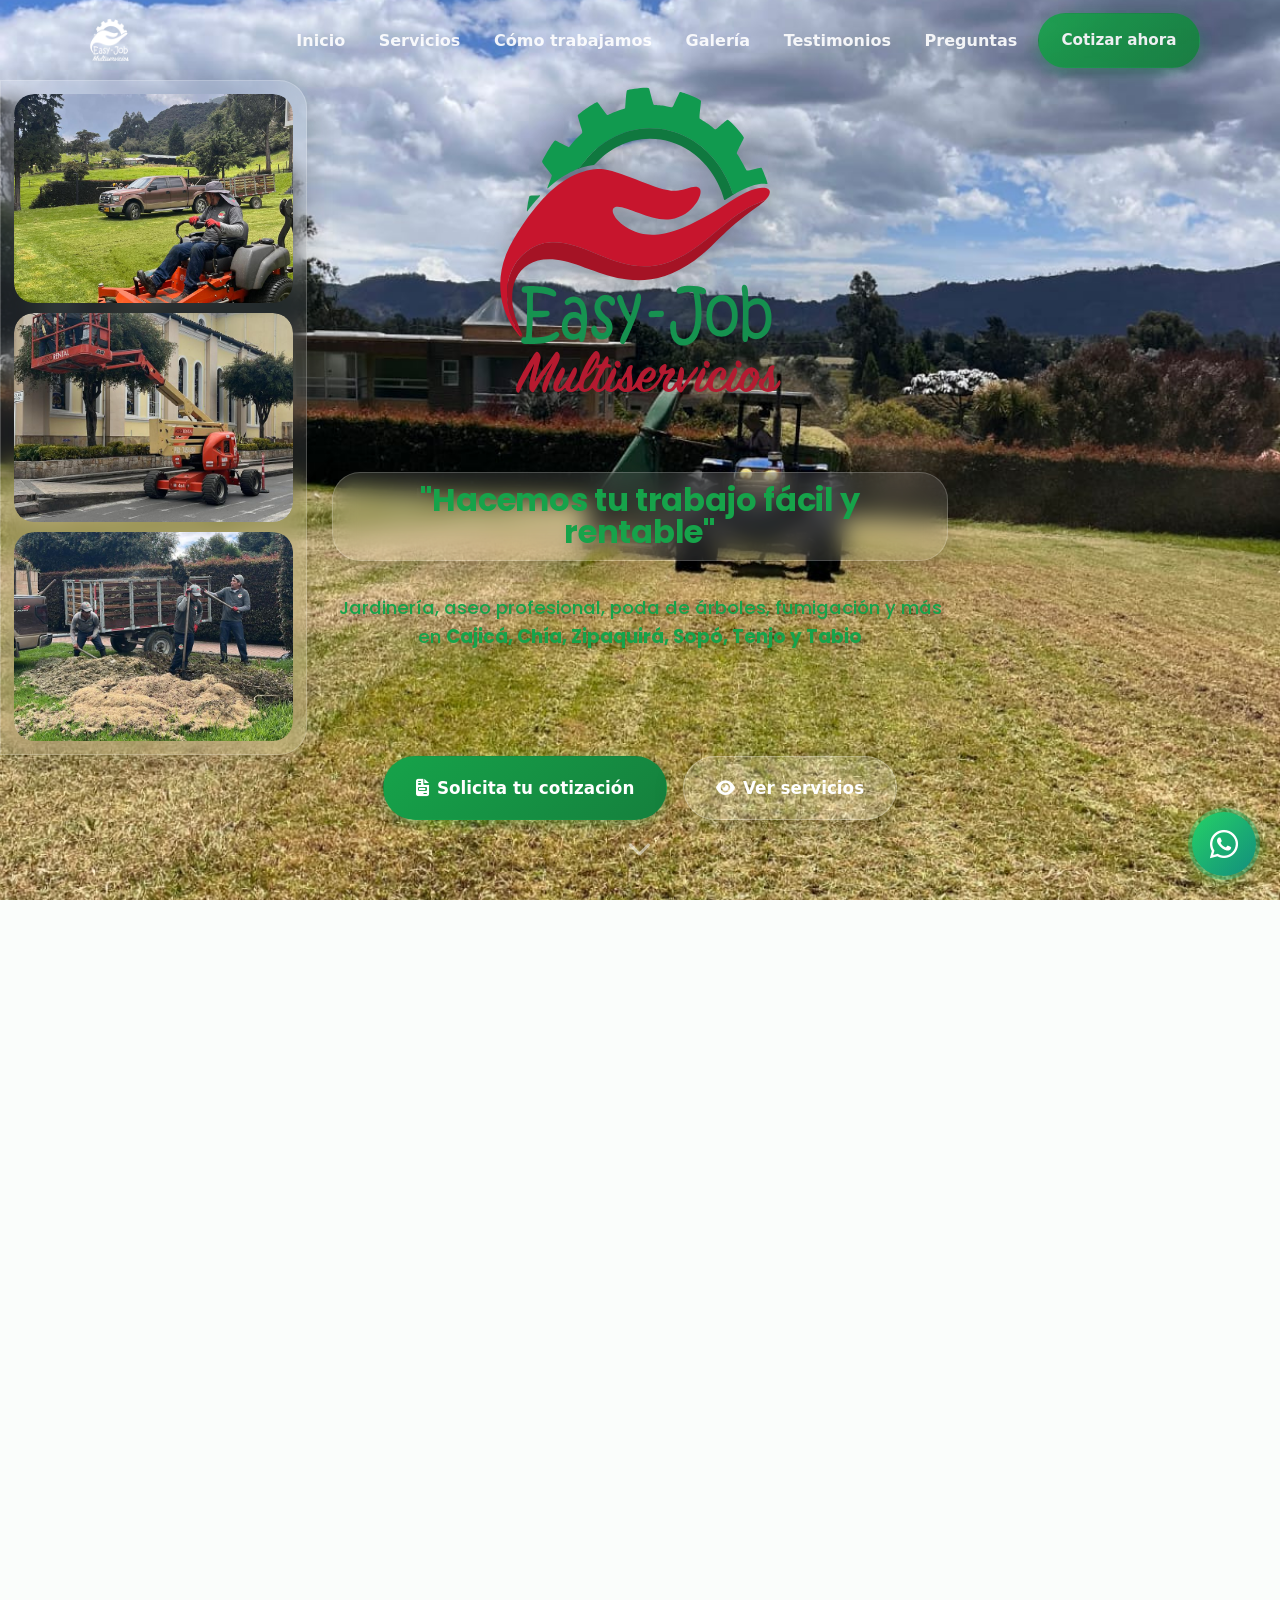
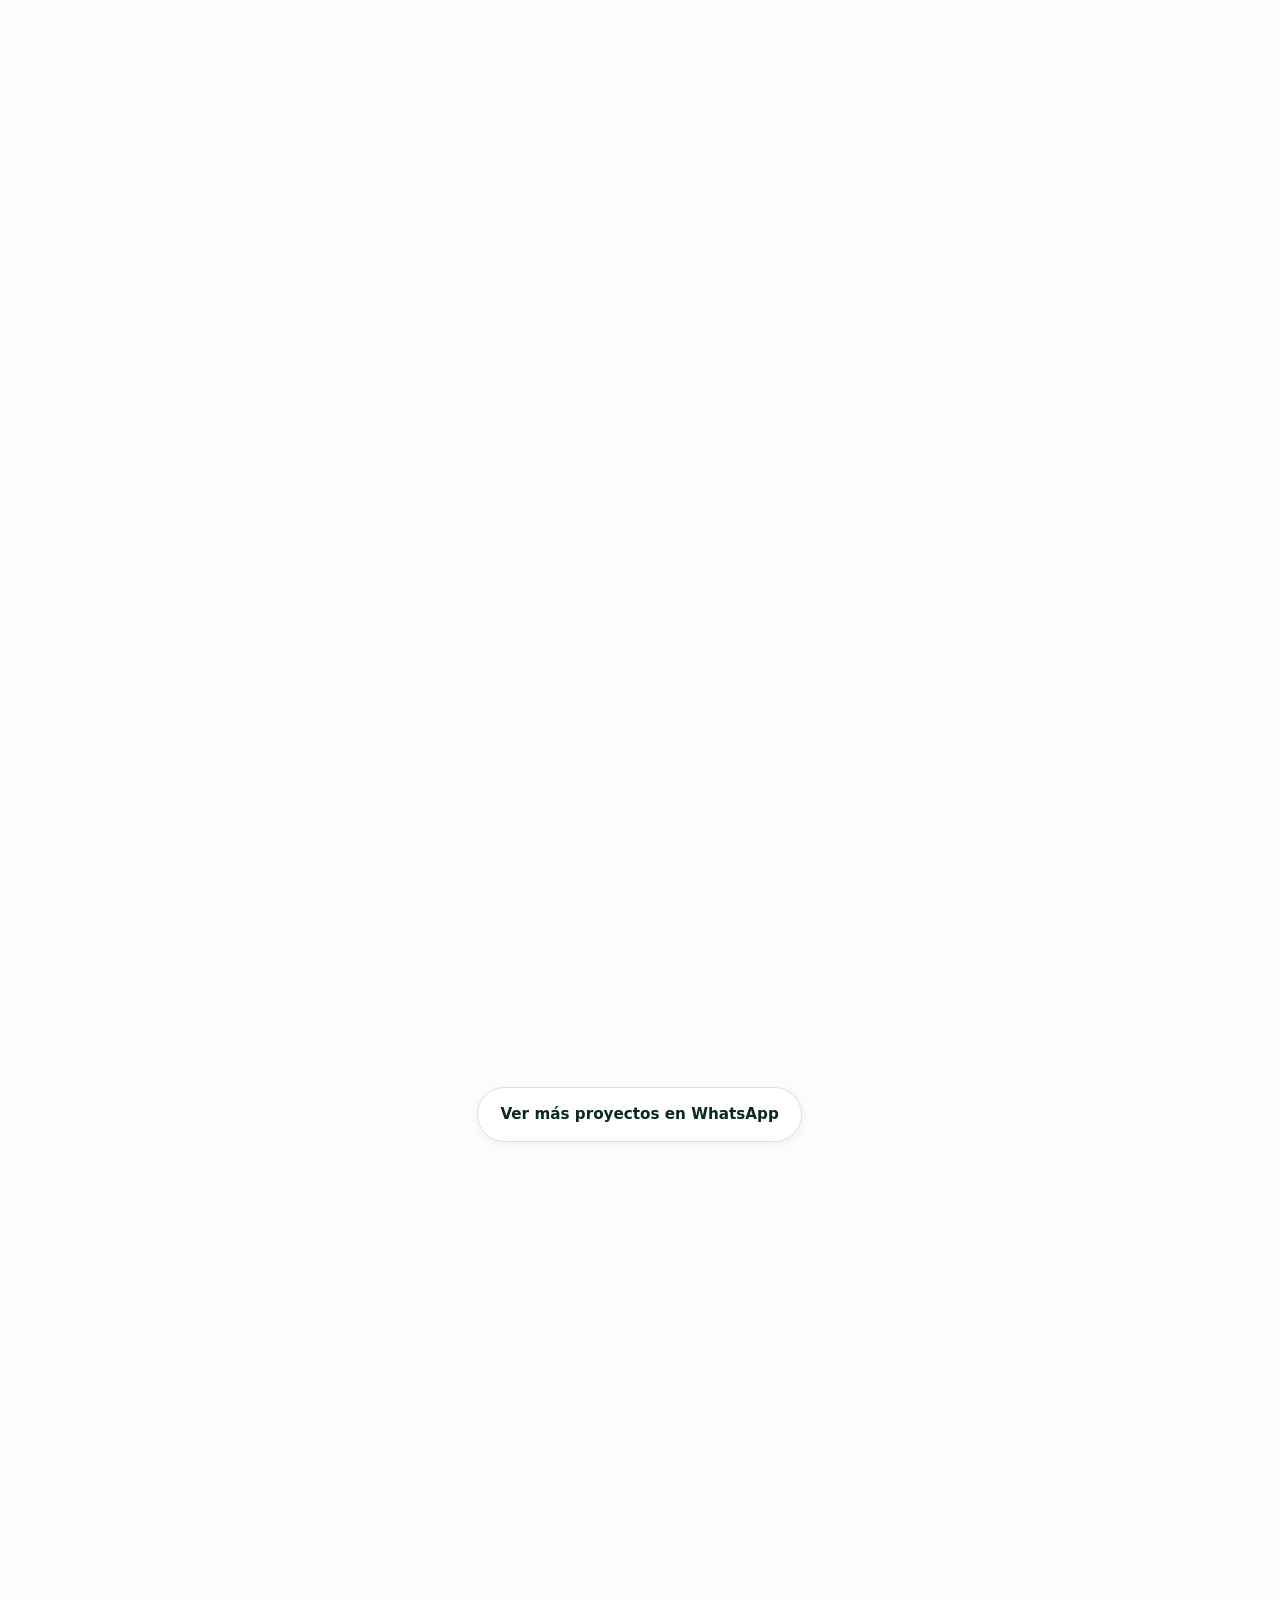
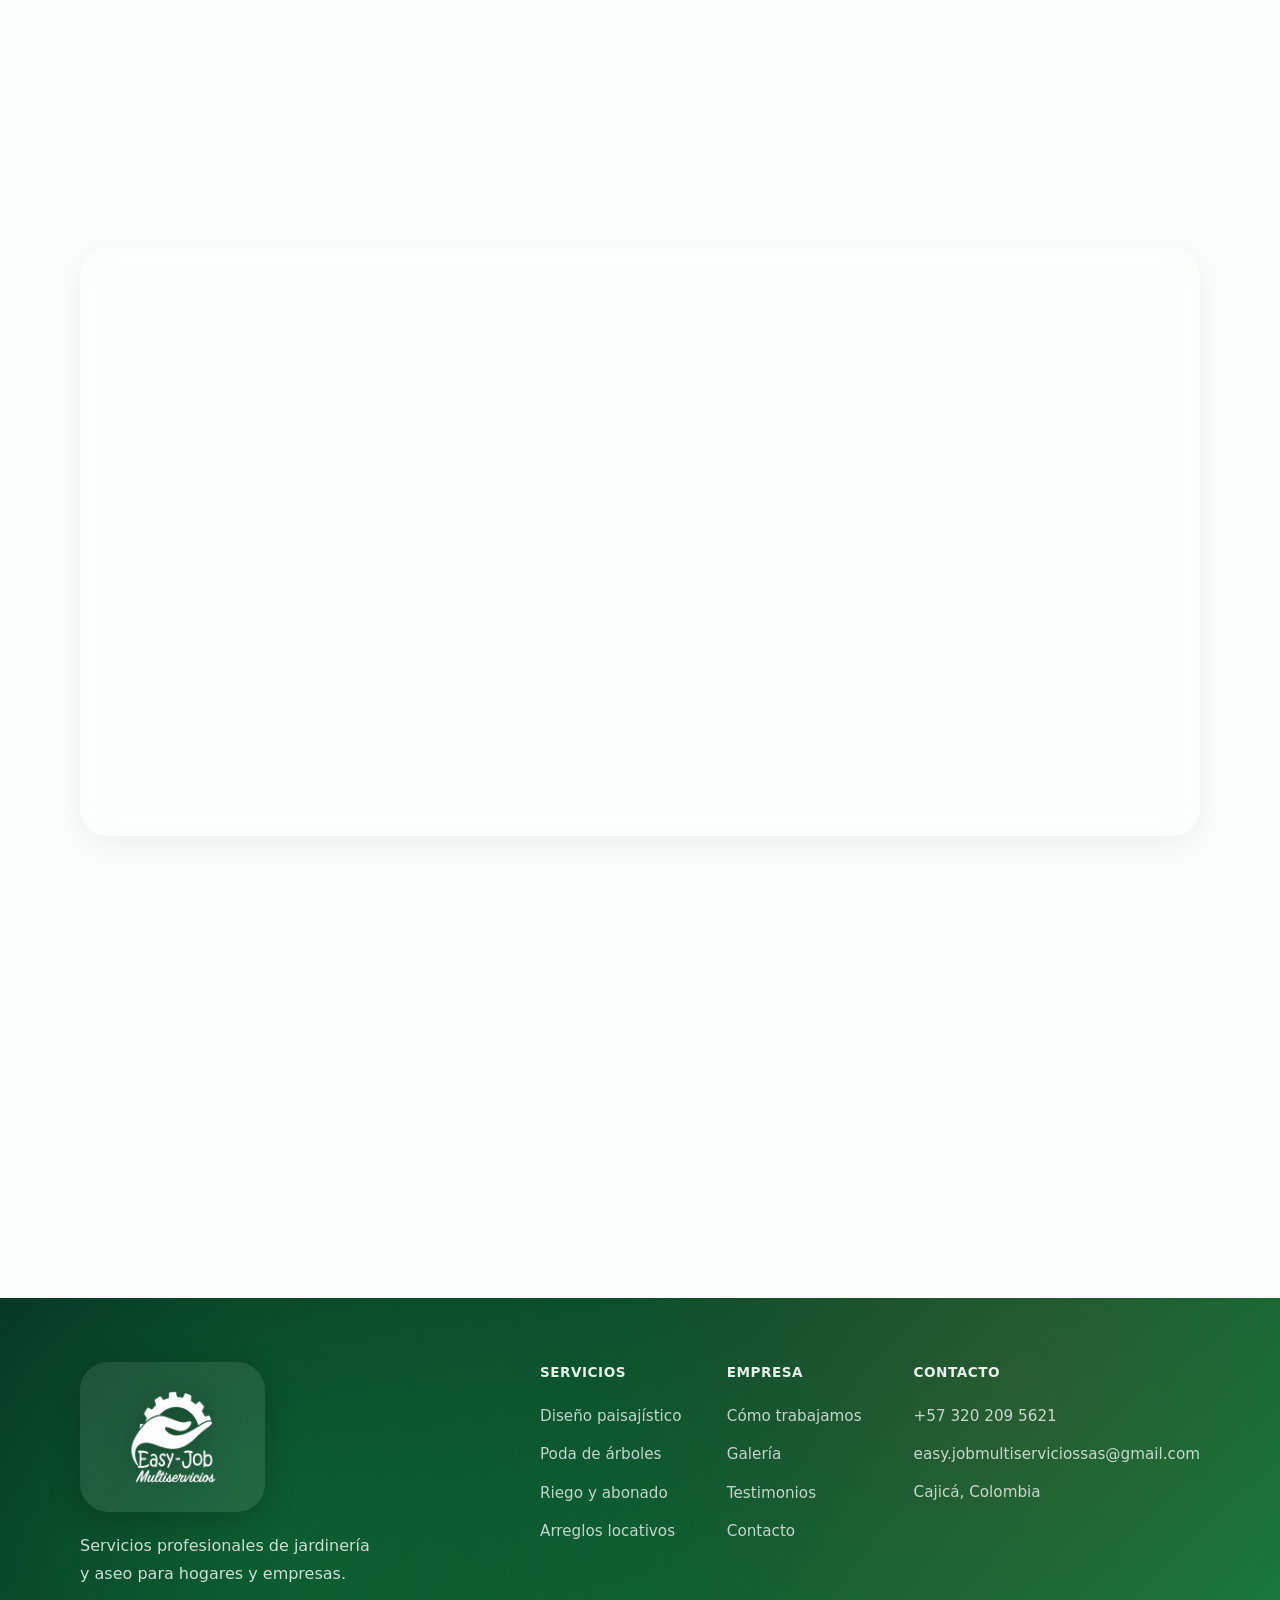
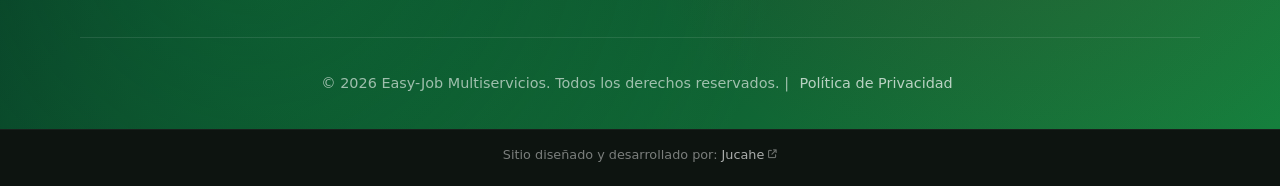
<file: index.html>
<!DOCTYPE html>
<html lang="es-CO">
<head>
  <meta charset="utf-8" />
  <meta name="viewport" content="width=device-width, initial-scale=1" />
  <title>Jardinería y Aseo en Cajicá, Chía y Zipaquirá | Easy-Job Multiservicios</title>
  <meta name="description" content="Servicios profesionales de jardinería, poda de árboles, mantenimiento de jardines y aseo en Cajicá, Chía, Zipaquirá, Sopó, Tenjo y Tabio. Cotiza gratis por WhatsApp." />
  <meta name="keywords" content="jardinería Cajicá, jardinería Chía, jardinería Zipaquirá, poda de árboles Cajicá, mantenimiento de jardines, aseo residencial, aseo empresarial, Easy-Job Multiservicios" />
  <meta name="theme-color" content="#126B4E" />
  <meta name="theme-color" content="#0a2920" media="(prefers-color-scheme: dark)" />
  <meta name="geo.region" content="CO-CUN" />
  <meta name="geo.placename" content="Cajicá, Chía, Zipaquirá" />

  <link rel="canonical" href="https://easyjobmultiservicios.com/" />

  <meta property="og:title" content="Jardinería y Aseo en Cajicá, Chía y Zipaquirá | Easy-Job Multiservicios" />
  <meta property="og:description" content="Hacemos tu trabajo fácil y rentable. Jardinería, poda, aseo y mantenimiento en Cajicá, Chía, Zipaquirá y toda la Sabana Centro. Cotiza por WhatsApp." />
  <meta property="og:site_name" content="Easy-Job Multiservicios" />
  <meta property="og:locale" content="es_CO" />
  <meta property="og:type" content="website" />

  <link rel="preload" href="styles.css" as="style">
  <link rel="preload" href="script.js" as="script">

  <link rel="preconnect" href="https://fonts.googleapis.com">
  <link rel="preconnect" href="https://fonts.gstatic.com" crossorigin>
  <link href="https://fonts.googleapis.com/css2?family=Dancing+Script:wght@500;700&family=Poppins:wght@600;700;800&display=swap" rel="stylesheet">

  <link rel="stylesheet" href="styles.css">
  <link rel="stylesheet" href="https://cdnjs.cloudflare.com/ajax/libs/font-awesome/6.5.1/css/all.min.css">

  <link rel="icon" type="image/png" href="assets/icons/icon-192x192.png">
  <link rel="icon" type="image/png" sizes="32x32" href="assets/icons/icon-96x96.png">
  <link rel="icon" type="image/png" sizes="16x16" href="assets/icons/icon-72x72.png">

  <link rel="manifest" href="manifest.json">

  <link rel="apple-touch-icon" href="assets/icons/icon-192x192.png">

  <meta name="apple-mobile-web-app-capable" content="yes">
  <meta name="apple-mobile-web-app-status-bar-style" content="black-translucent">
  <meta name="apple-mobile-web-app-title" content="Easy-Job">

  <meta property="og:image" content="https://easyjobmultiservicios.com/assets/icons/icon-512x512.png">
  <meta property="og:image:width" content="512">
  <meta property="og:image:height" content="512">
  <meta property="og:url" content="https://easyjobmultiservicios.com/">

  <meta name="twitter:card" content="summary_large_image">
  <meta name="twitter:title" content="Jardinería y Aseo en Cajicá, Chía y Zipaquirá | Easy-Job Multiservicios">
  <meta name="twitter:description" content="Servicios profesionales de jardinería, poda de árboles y aseo en Cajicá, Chía, Zipaquirá y Sabana Centro.">
  <meta name="twitter:image" content="https://easyjobmultiservicios.com/assets/icons/icon-512x512.png">

  <!-- Structured Data (JSON-LD) -->
  <script type="application/ld+json">
  {
    "@context": "https://schema.org",
    "@type": "LocalBusiness",
    "@id": "https://easyjobmultiservicios.com/#business",
    "name": "Easy-Job Multiservicios SAS",
    "image": "https://easyjobmultiservicios.com/assets/icons/icon-512x512.png",
    "logo": "https://easyjobmultiservicios.com/assets/icons/icon-512x512.png",
    "url": "https://easyjobmultiservicios.com/",
    "telephone": "+57-320-209-5621",
    "email": "easy.jobmultiserviciossas@gmail.com",
    "description": "Servicios profesionales de jardinería, poda de árboles, mantenimiento de jardines y aseo residencial y empresarial en Cajicá, Chía, Zipaquirá y toda la Sabana Centro de Cundinamarca.",
    "address": {
      "@type": "PostalAddress",
      "streetAddress": "Centro Empresarial, Cl. 3 #2-43",
      "addressLocality": "Cajicá",
      "addressRegion": "Cundinamarca",
      "addressCountry": "CO"
    },
    "geo": {
      "@type": "GeoCoordinates",
      "latitude": "4.9177",
      "longitude": "-74.0277"
    },
    "areaServed": [
      { "@type": "City", "name": "Cajicá" },
      { "@type": "City", "name": "Chía" },
      { "@type": "City", "name": "Zipaquirá" },
      { "@type": "City", "name": "Sopó" },
      { "@type": "City", "name": "Tenjo" },
      { "@type": "City", "name": "Tabio" }
    ],
    "openingHoursSpecification": [
      {
        "@type": "OpeningHoursSpecification",
        "dayOfWeek": ["Monday","Tuesday","Wednesday","Thursday","Friday"],
        "opens": "09:00",
        "closes": "17:00"
      },
      {
        "@type": "OpeningHoursSpecification",
        "dayOfWeek": "Saturday",
        "opens": "09:00",
        "closes": "12:00"
      }
    ],
    "priceRange": "$$",
    "currenciesAccepted": "COP",
    "paymentAccepted": "Cash, Bank Transfer",
    "hasOfferCatalog": {
      "@type": "OfferCatalog",
      "name": "Servicios Easy-Job",
      "itemListElement": [
        { "@type": "Offer", "itemOffered": { "@type": "Service", "name": "Jardinería y mantenimiento de jardines" } },
        { "@type": "Offer", "itemOffered": { "@type": "Service", "name": "Poda de árboles" } },
        { "@type": "Offer", "itemOffered": { "@type": "Service", "name": "Corte de césped y setos" } },
        { "@type": "Offer", "itemOffered": { "@type": "Service", "name": "Diseño paisajístico" } },
        { "@type": "Offer", "itemOffered": { "@type": "Service", "name": "Aseo residencial y empresarial" } },
        { "@type": "Offer", "itemOffered": { "@type": "Service", "name": "Riego y abonado" } }
      ]
    }
  }
  </script>
</head>
<body>
  <!-- ========= Header ========= -->
  <header id="header">
    <div class="container nav">
      <a class="logo" href="#inicio">
        <span class="logo-mark">
          <img src="assets/media/Logo Easy Job.png" alt="Easy-Job Multiservicios" style="height: 52px; width: auto;">
        </span>
      </a>
      <nav>
        <button class="menu-toggle btn btn-outline" aria-label="Menú" id="menuBtn" aria-expanded="false"><span aria-hidden="true">☰</span></button>
        <div class="nav-links" id="navLinks">
          <a href="#inicio">Inicio</a>
          <a href="#servicios">Servicios</a>
          <a href="#proceso">Cómo trabajamos</a>
          <a href="#galeria">Galería</a>
          <a href="#testimonios">Testimonios</a>
          <a href="#faq">Preguntas</a>
          <a href="#contacto" class="btn btn-primary">Cotizar ahora</a>
        </div>
      </nav>
    </div>
  </header>

  <main>
    <!-- ========= Hero Section (WEB 2 style) ========= -->
    <section id="inicio" class="hero-full">
      <div class="hero-bg" style="background-image: url('assets/media/poda-arboles/recoger-cesped-equipo.jpeg');"></div>
      <div class="hero-inner">
        <div class="hero-content-centered">
          <div class="hero-logo-wrapper">
            <svg class="hero-logo-img" viewBox="0 0 1095 960" xmlns="http://www.w3.org/2000/svg" style="fill-rule:evenodd;clip-rule:evenodd;stroke-linejoin:round;stroke-miterlimit:2;">
              <defs>
                <filter id="starGlow">
                  <feGaussianBlur stdDeviation="3" result="blur" />
                  <feMerge>
                    <feMergeNode in="blur" />
                    <feMergeNode in="SourceGraphic" />
                  </feMerge>
                </filter>
                <filter id="traceGlow" x="-50%" y="-50%" width="200%" height="200%">
                  <feGaussianBlur stdDeviation="1.5" result="blur" />
                  <feMerge>
                    <feMergeNode in="blur" />
                    <feMergeNode in="SourceGraphic" />
                  </feMerge>
                </filter>
              </defs>
              <g id="Fondo" transform="matrix(1,0,0,1,185,84)">
                <path d="M679.813,296.829L678.5,295.255L677.5,295.981L676.5,296.719C657.395,305.504 656.653,303.779 638.31,314.165C566.575,354.779 515.898,426.09 432.532,453.594C303.908,496.028 216.527,379.113 112.625,405.9C81.239,413.992 4.972,461.806 31.407,576.524C34.745,591.006 52.223,631.925 63.339,640.229C57.97,642.277 58.023,640.004 52.592,633.425C20.2,594.191 -23.124,503.429 43.793,391.67C84.675,323.391 118.283,289.787 126.036,282.034C192.408,215.668 251.834,213.537 270.541,216.211C328.044,224.43 405.748,272.082 454.489,271.084C479.082,270.581 504.548,252.923 515.429,265.56C525.285,277.006 500.554,334.01 441.437,343.066C390.765,350.829 321.68,303.274 299.65,312.855C283.358,319.94 304.943,357.048 351.672,375.057C360.733,378.548 402.281,394.561 472.612,364.776C575.567,321.175 619.985,267.271 673.493,263.34C693.961,261.836 702.817,274.367 679.813,296.829Z" style="fill:rgb(199,21,45);fill-opacity:1;"/>
                <path d="M205.675,215.98C205.367,216.107 167.123,229.412 129.571,264.768C128.82,265.475 127.632,265.095 128.254,263.507C140.185,233.01 140.492,232.52 138.895,230.226C132.282,220.729 113.673,200.124 115,196.674C117.678,189.711 143.81,142.798 148.513,143.419C150.806,143.721 181.479,161.458 183.333,160.234C186.358,158.238 192.692,146.248 216.104,125.094C219.402,122.114 212.857,109.463 205.839,82.416C204.832,78.537 205.958,78.458 212.769,72.845C216.845,69.486 251.651,44.188 255.546,46.434C257.124,47.343 278.47,78.331 280.444,78.728C284.052,79.453 282.974,75.385 323.555,62.653C323.788,62.58 325.642,61.998 325.794,60.576C326.852,50.701 328.347,17.233 330.737,15.916C334.3,13.953 384.984,6.212 386.708,11.414C388.548,16.966 396.87,51.676 398.453,52.559C403.054,55.126 405.089,50.563 442.448,58.732C447.143,59.758 447.387,55.626 453.831,42.669C464.213,21.795 463.549,21.022 465.464,20.417C468.217,19.546 518.48,37.466 518.592,43.498C518.691,48.892 513.06,86.209 515.82,88.063C522.761,92.725 523.115,92.053 535.847,101.018C552.541,112.773 553.419,117.149 557.157,114.074C569.813,103.663 569.468,103.375 582.146,93.073C584.87,90.859 585.479,89.044 589.449,92.56C608.369,109.319 627.613,133.778 627.385,136.484C627.052,140.429 608.116,173.528 609.633,176.44C611.451,179.929 612.986,179.004 633.974,219.17C635.692,222.457 669.598,209.827 672.196,212.763C674.053,214.861 689.962,253.812 687.336,254.01C684.318,254.238 665.025,246.488 618.728,270.933C610.607,275.222 610.688,275.239 602.673,279.793L601.5,278.113L600.5,278.664C600.051,278.327 599.305,279.197 598.891,277.456C596.997,269.487 554.502,132.604 413.456,113.73C327.955,102.289 261.294,151.781 233.094,184.129C222.351,196.453 222.605,196.546 212.653,209.633C208.148,215.556 204.38,212.72 204.525,214.5C204.576,215.123 205.624,215.357 205.675,215.98Z" style="fill:rgb(17,154,79);fill-opacity:1;"/>
                <path d="M679.813,296.829C678.476,298.053 671.131,304.775 662.203,311.09C568.199,377.573 556.213,409.381 502.157,448.005C360.414,549.281 258.013,469.32 170.521,449.414C59.655,424.189 13.936,508.828 52.594,607.462C63.853,636.19 66.566,636.874 63.339,640.229C52.223,631.925 34.745,591.006 31.407,576.524C4.972,461.806 81.239,413.992 112.625,405.9C216.527,379.113 303.908,496.028 432.532,453.594C515.898,426.09 566.575,354.779 638.31,314.165C656.653,303.779 657.395,305.504 676.5,296.719L677.5,295.981L678.5,295.255L679.813,296.829Z" style="fill:rgb(165,19,37);fill-opacity:1;"/>
                <path d="M435.62,735.121C427.807,737.925 426.005,735.3 422.953,740.761C413.179,758.247 401.1,781.443 374.504,782.032C363.183,782.282 357.79,772.639 356.986,771.201C353.889,765.663 351.536,777.736 336.43,781.129C315.834,785.754 309.231,771.396 307.511,771.569C307.435,771.577 293.296,787.019 280.73,780.08C277.036,778.041 276.481,772.306 273.702,774.752C252.623,793.316 244.597,771.448 242.629,771.854C242.623,771.856 227.351,787.798 213.691,779.215C210.693,777.331 208.611,772.309 208.326,771.622C208.044,771.624 207.761,771.625 207.478,771.627C207.193,771.729 207.126,770.879 206.842,770.981C206.261,771.188 199.708,783.523 184.452,781.816C177.482,781.036 174.945,773.472 174.599,772.441C173.341,768.691 164.794,784.231 152.48,781.604C126.957,776.16 163.285,721.426 165.765,719.999C167.305,719.113 179.644,721.062 168.255,742.373C167.896,743.045 150.456,772.439 158.423,773.853C166.404,775.27 182.764,743.412 184.31,740.402C191.285,726.819 197.082,712.826 202.124,721.734C209.986,735.624 179.504,767.188 187.833,774.109C193.964,779.205 209.003,753.788 209.666,751.548C211.42,745.625 221.823,710.484 244.891,682.837C255.8,669.764 262.746,686.228 261.802,693.522C259.892,708.274 254.327,712.886 258.487,712.615C268.182,711.983 266.894,709.153 271.901,700.75C272.748,699.329 279.141,686.014 283.003,693.779C286.513,700.837 280.327,710.242 282.692,711.069C287.209,712.649 288.458,711.126 290.528,715.485C294.322,723.47 278.071,717.196 275.331,722.394C265.833,740.415 246.876,773.183 259.446,774.893C277.216,777.31 293.727,701.684 302.826,724.389C308.263,737.955 279.799,770.892 289.548,774.394C293.019,775.642 303.461,767.432 306.093,755.397C306.986,751.313 311.254,745.872 314.373,748.709C316.269,750.434 317.343,747.258 320.944,741.781C328.016,731.027 328.051,731.013 329.185,726.422C332.74,712.027 350.706,708.685 343.829,722.671C339.071,732.35 347.528,755.055 343.893,765.597C343.803,765.858 341.693,771.978 344.666,768.95C359.434,753.909 360.227,727.148 382.615,719.885C398.168,714.84 414.624,733.755 395.236,752.224C383.017,763.864 370.587,754.058 369.523,756.513C367.82,760.44 366.833,789.844 395.459,766.457C401.271,761.709 418.358,739.345 415.303,735.672C402.133,719.835 435.972,698.24 430.736,719.558C430.263,721.483 427.459,728.405 430.504,727.725C439.952,725.617 447.395,714.643 452.103,727.646C456.269,739.152 442.641,742.652 434.95,761.662C431.379,770.489 434.819,780.472 444.296,771.275C452.106,763.696 450.954,757.399 456.365,756.116C459.546,755.362 461.678,715.514 469.431,718.684C485.284,725.164 464.175,770.983 470.335,769.203C471.472,768.874 469.933,767.586 485.157,746.247C501.122,723.871 508.595,712.224 510.796,720.425C513.232,729.498 501.222,736.205 472.008,780.146C466.692,788.141 456.493,778.024 456.881,771.306C457.331,763.533 452.837,781.978 436.497,782.06C416.856,782.159 415.85,758.539 435.926,736.565C436.882,735.604 437.766,735.103 436.424,734.777C436.141,734.708 435.904,735.19 435.62,735.121ZM257.154,721.697L259.272,722.149C261.373,722.108 259.572,723.258 258.529,725.482C243.129,758.311 242.608,756.919 239,761.779C238.849,761.983 238.111,766.07 231.868,770.966C213.564,785.322 220.606,751.876 226.793,746.889C237.254,738.457 238.824,737.783 250.588,721.564C252.635,718.741 252.029,720.564 257.154,721.697ZM328.626,743.689C328.975,743.911 329.39,744.018 329.739,744.24C329.783,744.268 332.147,759.527 330.049,768.376C328.232,776.037 321.344,775.877 317.644,763.462C317.127,761.728 317.012,761.339 328.626,743.689ZM392.87,732.623C382.391,755.893 372.686,749.771 372.67,748.504C372.6,743.113 396.18,716.483 392.87,732.623ZM247.815,701.728C248.111,701.316 251.444,696.664 251.578,696.616C260.206,693.496 235.68,732.641 231.348,735.182C224.6,739.141 246.242,704.263 247.815,701.728Z" style="fill:rgb(180,26,48);fill-opacity:1;"/>
                <path d="M205.675,215.98C205.624,215.357 204.576,215.123 204.525,214.5C204.38,212.72 208.148,215.556 212.653,209.633C222.605,196.546 222.351,196.453 233.094,184.129C261.294,151.781 327.955,102.289 413.456,113.73C554.502,132.604 596.997,269.487 598.891,277.456C599.305,279.197 600.051,278.327 600.5,278.664L601.5,278.113L602.673,279.793C589.109,287.699 578.443,297.255 577.344,293.574C575.613,287.775 559.107,216.8 490.171,169.974C438.067,134.581 366.106,126.427 303.612,160.706C264.259,182.291 250.361,205.213 246.575,205.829C234.516,207.79 230.923,206.955 205.675,215.98Z" style="fill:rgb(16,120,63);fill-opacity:1;"/>
                <path d="M624.92,564.498C624.674,545.822 624.175,538.625 622.259,523.53C622.11,522.36 620.626,510.674 627.55,509.773C644.162,507.613 635.002,558.378 641.078,552.003C655.878,536.475 692.719,540.368 697.053,583.54C703.267,645.423 657.313,657.8 640.678,641.234C635.526,636.103 641.182,654.741 631.481,655.225C618.853,655.854 625.979,636.074 624.92,564.498ZM639.123,596.494C639.146,594.734 639.392,575.959 639.497,574.5C640.413,561.833 672.565,546.344 680.604,577.471C689.085,610.313 671.843,638.774 652.588,631.259C636.209,624.866 639.062,604.459 639.123,596.494Z" style="fill:rgb(22,146,79);fill-opacity:0.99;"/>
                <path d="M611.123,598.452C610.048,605.153 608.018,624.73 589.726,635.897C568.444,648.89 530.713,642.078 532.198,586.491C533.795,526.752 590.522,523.557 605.742,557.39C614.443,576.733 611.239,597.278 611.123,598.452ZM596.918,583.482C596.894,585.861 600.095,620.832 573.492,625.444C542.433,630.828 540.84,572.701 556.601,557.601C566.577,548.043 592.096,545.513 596.707,580.474C596.838,581.47 596.786,582.485 596.918,583.482Z" style="fill:rgb(21,147,79);fill-opacity:1;"/>
                <path d="M633.488,781.95C616.243,780.399 618.852,765.807 614.661,770.654C613.364,772.154 603.534,783.521 592.47,781.697C583.217,780.171 582.569,773.085 582.335,772.585C580.736,769.175 572.212,781.649 557.509,781.927C536.149,782.33 538.306,765.211 534.096,771.066C531.488,774.692 523.497,781.509 515.519,781.814C485.247,782.973 514.838,732.899 519.027,726.209C528.029,711.835 531.977,726.938 529.163,735.397C526.955,742.033 506.517,776.645 517.506,774.561C529.283,772.327 539.374,742.83 539.957,741.737C560.465,703.306 591.05,721.04 580.694,742.597C578.303,747.574 576.501,753.996 571.462,751.572C560.656,746.375 573.185,730.007 570.898,728.01C564.424,722.358 536.48,767.952 554.493,774.52C566.26,778.811 579.632,761.174 581.116,759.217C593.01,743.53 599.817,715.156 607.177,720.963C618.791,730.125 595.206,757.187 594.778,769.514C594.478,778.149 602.027,775.178 608.998,764.811C619.707,748.885 618.105,739.359 629.841,727.845C648.53,709.509 660.333,726.751 661.313,727.685C667.238,733.33 665.028,741.797 666.474,743.526C668.458,745.897 667.739,746.37 665.565,748.566C661.244,752.932 657.479,781.074 633.488,781.95ZM626.968,765.511C627.138,763.591 628.048,753.298 634.895,742.76C640.808,733.659 642.35,734.612 642.611,735.423C644.761,742.117 645.238,741.879 650.35,746.664C654.79,750.821 628.652,789.761 626.968,765.511ZM655.035,735.488C654.999,735.864 654.043,745.635 651.426,738.536C649.289,732.737 653.006,725.901 654.806,732.416C654.872,732.654 654.823,732.644 655.035,735.488Z" style="fill:rgb(180,27,49);fill-opacity:1;"/>
                <path d="M61.939,648.602C65.175,640.626 70.088,644.409 73.581,642.596C75.133,641.791 77.39,605.503 76.698,537.5C76.642,531.957 78.047,529.238 72.539,529.857C60.363,531.224 60.5,517.413 68.389,514.214C77.333,510.589 110.317,513.855 113.52,514.352C125.422,516.2 155.069,520.788 150.699,535.574C148.644,542.527 140.451,538.618 139.629,538.226C120.078,528.896 92.73,529.831 92.706,529.846C91.101,530.848 91.722,574.974 91.89,575.247C92.398,576.076 98.89,576.031 99.502,576.027C129.51,575.821 131.49,574.135 133.439,579.524C139.157,595.332 107.762,591.951 93.444,592.075C91.121,592.095 91.305,593.903 91.289,594.485C89.965,641.138 87.356,643.865 91.463,643.876C143.655,644.022 146.678,625.384 154.323,629.851C168.241,637.983 149.371,658.814 94.483,660.101C67.476,660.734 60.977,660.661 61.939,648.602Z" style="fill:rgb(22,147,80);fill-opacity:1;"/>
                <path d="M229.053,604.486C228.182,621.117 225.107,648.317 219.425,653.415C215.889,656.587 209.454,654.974 209.449,647.507C209.446,641.637 203.871,650.987 189.552,649.057C152.042,644.001 158.888,572.963 200.44,578.998C207.464,580.018 212.589,584.866 213.439,585.669C216.597,588.656 212.953,572.366 212.073,569.623C211.444,567.662 205.757,549.943 190.516,555.541C185.472,557.394 178.902,566.336 173.733,558.361C162.757,541.429 225.754,515.329 228.89,585.481C229.319,595.067 229.193,594.968 229.053,604.486ZM213.898,609.464C213.922,610.758 216.993,632.079 198.513,634.617C175.199,637.819 174.21,598.379 192.394,594.116C195.506,593.387 200.786,592.378 206.32,595.768C211.729,599.082 213.642,608.239 213.898,609.464Z" style="fill:rgb(22,147,80);fill-opacity:1;"/>
                <path d="M94.197,711.176C93.965,711.266 92.513,714.414 91.7,715.732C91.271,716.428 91.407,716.368 86.975,724.786C86.36,725.953 84.788,728.938 79.004,739.224C62.911,767.839 58.1,780.359 57.084,782.261C54.965,786.229 49.921,782.694 48.924,776.441C46.25,759.667 93.014,688.427 96.037,684.173C104.644,672.062 111.122,689.6 111.198,693.523C111.258,696.562 111.276,697.515 102.834,730.581C97.668,750.818 94.018,758.339 98.274,753.26C100.565,750.527 98.302,748.968 123.61,716.578C147.38,686.156 148.434,676.164 155.093,680.981C165.052,688.187 157.119,704.537 156.232,706.366C126.071,768.529 128.923,773.537 124.225,782.349C122.158,786.225 110.149,781.798 117.842,759.611C128.862,727.827 152.789,691.894 133.574,719.569C106.123,759.108 97.701,775.149 95.028,780.24C91.414,787.125 84.858,778.364 83.788,776.346C78.287,765.978 92.76,718.899 93.162,716.496C93.496,714.496 94.444,711.365 94.197,711.176Z" style="fill:rgb(183,26,47);fill-opacity:1;"/>
                <path d="M500.871,539.443C500.151,534.931 500.686,528.551 495.531,528.183C470.428,526.391 461.418,538.594 457.321,528.58C449.078,508.434 507.063,508.916 525.425,517.66C535.458,522.438 532.538,537.315 519.4,532.812C511.466,530.093 516.068,536.272 517.052,544.548C520.608,574.452 523.49,613.747 508.161,642.303C492.958,670.624 444.916,678.231 440.236,622.516C438.145,597.615 452.083,598.192 455.049,605.686C456.399,609.094 451.235,639.571 467.396,645.734C493.001,655.499 513.842,617.92 500.871,539.443Z" style="fill:rgb(21,147,79);fill-opacity:1;"/>
                <path d="M273.527,535.929C306.983,535.829 302.789,562.675 294.453,563.019C289.017,563.244 287.216,558.27 286.173,556.728C281.055,549.167 270.049,549.389 265.875,556.721C255.287,575.316 279.647,590.144 284.244,594.748C301.708,612.236 294.642,644.803 271.539,647.785C239.247,651.955 232.063,614.084 247.503,612.963C252.701,612.585 254.162,620.671 254.318,621.533C257.033,636.562 272.684,632.966 276.01,628.14C285.942,613.726 265.891,601.381 263.61,599.371C235.96,574.998 248.87,538.625 273.527,535.929Z" style="fill:rgb(21,146,80);fill-opacity:1;"/>
                <path d="M313.416,535.888C322.252,539.685 316.987,543.893 337.868,586.289C340.395,591.419 341.312,584.544 341.952,582.641C353.175,549.307 350.359,527.253 361.34,531.969C369.482,535.465 367.916,550.224 353.692,591.573C351.997,596.5 328.927,655.172 323.39,659.342C322.573,659.957 306.722,663.742 315.97,641.704C319.487,633.322 333.125,606.76 332.501,604.5C331.896,602.305 320.523,588.123 308.25,554.594C306.382,549.49 302.711,540.877 308.648,536.732C310.12,535.704 313.03,535.866 313.416,535.888Z" style="fill:rgb(22,145,79);fill-opacity:1;"/>
                <path d="M674.54,748.456C675.583,749.72 675.983,749.368 676.13,749.138C676.343,748.807 682.533,739.12 683.074,738.239C692.181,723.43 688.179,720.491 695.753,715.881C702.642,711.688 707.165,715.438 704.716,720.602C696.806,737.278 708.5,751.968 703.533,766.506C703.467,766.7 701.833,772.508 705.741,767.807C715.012,756.654 717.559,747.643 720.041,754.643C724.709,767.807 692.151,794.174 672.068,775.969C658.532,763.698 668.563,742.025 674.54,748.456ZM690.054,750.542C690.374,754.616 692.249,769.302 687.272,773.18C683.879,775.824 673.37,766.275 679.127,758.231C685.59,749.201 689.383,740.671 689.688,745.428C689.855,748.047 689.87,747.978 690.054,750.542Z" style="fill:rgb(179,29,51);fill-opacity:0.99;"/>
                <path d="M386.799,590.28C386.36,589.36 382.702,581.697 388.599,577.652C390.575,576.296 391.153,575.899 418.494,575.592C423.689,575.534 424.147,580.874 424.203,581.531C425.244,593.655 413.692,591.634 409.506,591.755C391.134,592.286 390.503,593.563 386.799,590.28Z" style="fill:rgb(24,146,81);fill-opacity:0.99;"/>
                <path d="M78.884,303.56C79.136,302.187 81.376,289.974 82.299,286.447C83.523,281.774 88.561,283.364 105.506,282.858C106.386,282.832 112.39,281.301 108.532,285.525C78.31,318.623 79.508,322.288 77.415,323.258C75.981,323.923 75.625,322.465 78.884,303.56Z" style="fill:rgb(24,145,82);fill-opacity:0.99;"/>
                <path d="M618.446,719.424C603.448,726.507 602.472,696.121 616.536,703.437C617.152,703.757 620.522,705.51 621.594,710.48C622.586,715.084 618.97,718.875 618.446,719.424Z" style="fill:rgb(172,24,44);fill-opacity:1;"/>
                <path d="M315.054,712.503C312.702,730.258 292.818,714.638 301.548,704.542C304.951,700.607 309.525,703.356 309.568,703.377C313.547,705.367 314.878,711.669 315.054,712.503Z" style="fill:rgb(171,24,44);fill-opacity:1;"/>
                <path d="M541.165,710.559C541.074,730.138 520.224,717.733 527.364,705.416C529.583,701.588 538.026,700.022 541.165,710.559Z" style="fill:rgb(174,25,45);fill-opacity:1;"/>
                <path d="M435.62,735.121C435.904,735.19 436.141,734.708 436.424,734.777C437.766,735.103 436.882,735.604 435.926,736.565C435.824,736.084 435.722,735.602 435.62,735.121Z" style="fill:rgb(231,107,125);fill-opacity:0.78;"/>
                <path class="logo-edge-trace" d="M 126.036,282.034 C 192.408,215.668 251.834,213.537 270.541,216.211 C 328.044,224.43 405.748,272.082 454.489,271.084 C 479.082,270.581 504.548,252.923 515.429,265.56" filter="url(#traceGlow)" />
                <g transform="translate(515, 266)">
                  <g class="star-burst">
                    <circle cx="0" cy="0" r="45" fill="white" opacity="0.06" filter="url(#starGlow)" />
                    <circle cx="0" cy="0" r="22" fill="white" opacity="0.15" filter="url(#starGlow)" />
                    <ellipse cx="0" cy="0" rx="55" ry="2" fill="white" opacity="0.3" />
                    <ellipse cx="0" cy="0" rx="2" ry="55" fill="white" opacity="0.3" />
                    <ellipse cx="0" cy="0" rx="30" ry="1.5" fill="white" opacity="0.15" transform="rotate(45)" />
                    <ellipse cx="0" cy="0" rx="30" ry="1.5" fill="white" opacity="0.15" transform="rotate(-45)" />
                    <circle cx="0" cy="0" r="6" fill="white" opacity="0.95" filter="url(#starGlow)" />
                  </g>
                </g>
              </g>
            </svg>
          </div>

        <div class="hero-description-card fade-in-up delay-2">
          <p class="hero-subtitle">"Hacemos tu trabajo fácil y rentable"</p>
        </div>
        <p class="hero-description fade-in-up delay-3">Jardinería, aseo profesional, poda de árboles, fumigación y más en <strong>Cajicá, Chía, Zipaquirá, Sopó, Tenjo y Tabio</strong></p>
        </div>
      </div>
      <div class="hero-images-card fade-in-up">
        <div class="hero-images-card-inner">
          <div class="hero-image-item">
            <picture><source srcset="assets/media/jardines/Corte de cesped con podadora.webp" type="image/webp"><img src="assets/media/jardines/Corte de cesped con podadora.jpeg" alt="Corte de césped profesional"></picture>
          </div>
          <div class="hero-image-item">
            <picture><source srcset="assets/media/poda-arboles/Poda de Arbol 2.webp" type="image/webp"><img src="assets/media/poda-arboles/Poda de Arbol 2.jpeg" alt="Poda de árboles"></picture>
          </div>
          <div class="hero-image-item">
            <picture><source srcset="assets/media/exteriores/equipo eliminando residuos verdes del suelo.webp" type="image/webp"><img src="assets/media/exteriores/equipo eliminando residuos verdes del suelo.jpeg" alt="Equipo de trabajo profesional"></picture>
          </div>
        </div>
      </div>
      <div class="hero-cta-group fade-in-up delay-4">
        <a href="#contacto" class="btn btn-primary btn-lg">
          <i class="fas fa-file-invoice"></i> Solicita tu cotización
        </a>
        <a href="#servicios" class="btn btn-outline-light btn-lg">
          <i class="fas fa-eye"></i> Ver servicios
        </a>
      </div>
      <div class="hero-scroll-indicator">
        <i class="fas fa-chevron-down"></i>
      </div>
    </section>

    <!-- ========= Servicios ========= -->
    <section id="servicios" class="section services-section">
      <div class="container">
        <div class="section-header fade-in">
          <span class="section-tag">Nuestros Servicios</span>
          <h2>¿Qué necesitas hoy?</h2>
          <p class="section-description">Soluciones integrales para hogares, conjuntos y empresas. Descubre todo lo que podemos hacer por ti.</p>
        </div>

        <div class="grid grid-3">
          <article class="card service-card service-card-featured-2 fade-in">
            <div class="service-badge service-badge-featured-2">⭐ Principal</div>
            <div class="service-icon"><i class="fa-solid fa-leaf"></i></div>
            <h3>Mantenimiento de Jardines</h3>
            <p>Corte de césped, bordeo, poda de setos, control de maleza, recolección de desechos verdes y embellecimiento integral. El servicio completo que tu jardín necesita, con personal capacitado y equipo profesional.</p>
            <a href="#contacto" class="btn btn-primary" style="margin-top: 0.5rem; align-self: flex-start;">
              <i class="fas fa-file-invoice"></i> Cotizar mantenimiento
            </a>
          </article>

          <article class="card service-card fade-in">
            <div class="service-badge">Jardinería</div>
            <div class="service-icon"><i class="fa-solid fa-tree"></i></div>
            <h3>Poda de árboles</h3>
            <p>Poda de formación, mantenimiento y podas excepcionales con motosierra. También realizamos plateo y poda de raíces.</p>
          </article>

          <article class="card service-card service-card-featured-2 fade-in">
            <div class="service-badge service-badge-featured-2">🌟 Integral</div>
            <div class="service-icon"><i class="fa-solid fa-palette"></i></div>
            <h3>Diseño Paisajístico</h3>
            <p>Creamos, instalamos y mantenemos espacios verdes a tu medida. Diseñamos proyectos paisajísticos, instalamos sistemas de riego y abonado, y realizamos aseo de piletas, fuentes ornamentales y espejos de agua.</p>
            <ul class="service-sub-list">
              <li>Diseño, creación e instalaciones</li>
              <li>Mantenimiento paisajístico</li>
              <li>Riego y abonado</li>
              <li>Aseo de piletas y fuentes</li>
            </ul>
            <a href="#contacto" class="btn btn-primary" style="margin-top: 0.5rem; align-self: flex-start;">
              <i class="fas fa-file-invoice"></i> Cotizar diseño
            </a>
          </article>

          <article class="card service-card fade-in">
            <div class="service-badge">Fitosanitario</div>
            <div class="service-icon"><i class="fa-solid fa-shield-halved"></i></div>
            <h3>Mantenimiento Fitosanitario</h3>
            <p>Control profesional de plagas, enfermedades y malezas. Aplicamos tratamientos fitosanitarios en jardines, zonas verdes y cultivos ornamentales con productos autorizados y personal capacitado.</p>
          </article>

          <article class="card service-card fade-in">
            <div class="service-badge">Aseo</div>
            <div class="service-icon"><i class="fa-solid fa-broom"></i></div>
            <h3>Servicios Generales y Aseo</h3>
            <p>Aseo profesional de zonas comunes, oficinas y conjuntos residenciales. Realizamos arreglos locativos menores (pintura, drywall, electricidad, fontanería) y ofrecemos venta de productos de aseo e insumos de limpieza.</p>
          </article>

          <article class="card service-card fade-in">
            <div class="service-badge">Empresarial</div>
            <div class="service-icon"><i class="fa-solid fa-users"></i></div>
            <h3>Administración de personal</h3>
            <p>Selección, contratación y supervisión de personal de servicios generales, toderos y recepcionistas bajo nuestra propia tutela.</p>
          </article>
        </div>

        <div class="section-cta fade-in">
          <p>¿No encuentras lo que buscas?</p>
          <a href="#contacto" class="btn btn-primary">Cuéntanos tu necesidad y te ayudamos</a>
        </div>

        <div class="service-areas fade-in" style="margin-top: 3rem; padding: 1.75rem; background: linear-gradient(135deg, rgba(18,107,78,0.06), rgba(18,107,78,0.02)); border-left: 4px solid #126B4E; border-radius: 8px;">
          <h3 style="margin: 0 0 0.75rem 0; color: #126B4E; font-size: 1.2rem;">Zonas de servicio en la Sabana Centro</h3>
          <p style="margin: 0; line-height: 1.7;">Brindamos servicios de <strong>jardinería, poda de árboles, mantenimiento de zonas verdes y aseo profesional</strong> en <strong>Cajicá, Chía, Zipaquirá, Sopó, Tenjo, Tabio</strong> y municipios cercanos de Cundinamarca. Si tu conjunto residencial, empresa o vivienda está en alguna de estas zonas, contáctanos por WhatsApp y te enviamos cotización el mismo día.</p>
        </div>
      </div>
    </section>

    <!-- ========= Proceso ========= -->
    <section id="proceso" class="section process-section">
      <div class="container">
        <div class="section-header fade-in">
          <span class="section-tag">Cómo Trabajamos</span>
          <h2>Un proceso simple en 4 pasos</h2>
          <p class="section-description">Sin complicaciones. Desde el primer contacto hasta el trabajo terminado.</p>
        </div>

        <div class="process-steps">
          <div class="process-step fade-in">
            <div class="process-number">1</div>
            <h3>Contáctanos</h3>
            <p>Escríbenos por WhatsApp o llena el formulario. Cuéntanos qué necesitas y te responderemos rápido.</p>
          </div>

          <div class="process-step fade-in">
            <div class="process-number">2</div>
            <h3>Visita y cotización</h3>
            <p>Agendamos una visita sin costo para evaluar el trabajo y darte un presupuesto justo y transparente.</p>
          </div>

          <div class="process-step fade-in">
            <div class="process-number">3</div>
            <h3>Trabajo profesional</h3>
            <p>Nuestro equipo realiza el servicio con herramientas profesionales, cuidado y atención al detalle.</p>
          </div>

          <div class="process-step fade-in">
            <div class="process-number">4</div>
            <h3>Garantía y satisfacción</h3>
            <p>Revisamos contigo el resultado. Si algo no está perfecto, volvemos sin costo adicional.</p>
          </div>
        </div>
      </div>
    </section>

    <!-- ========= Galería de Proyectos ========= -->
    <section id="galeria" class="section gallery-section">
      <div class="container">
        <div class="section-header fade-in">
          <span class="section-tag">Nuestro Trabajo</span>
          <h2>Galería de proyectos</h2>
          <p class="section-description">Una selección de nuestros mejores trabajos en jardinería, limpieza y gestión empresarial.</p>
        </div>

        <!-- Galería filtrable -->
        <div class="gallery-filter fade-in">
          <button class="gallery-filter-btn active" data-filter="all">Todos</button>
          <button class="gallery-filter-btn" data-filter="jardines">Jardines</button>
          <button class="gallery-filter-btn" data-filter="poda-arboles">Poda de árboles</button>
          <button class="gallery-filter-btn" data-filter="limpieza">Limpieza</button>
          <button class="gallery-filter-btn" data-filter="exteriores">Exteriores</button>
        </div>

        <div class="gallery-carousel fade-in">
          <div class="carousel-hint carousel-hint-right" aria-hidden="true">
            <i class="fa-solid fa-chevron-right"></i>
          </div>
          <div class="gallery-track" id="gcTrack">

            <!-- ========= Jardines ========= -->
            <div class="gallery-item" data-category="jardines">
              <picture><source srcset="assets/media/jardines/Corte de setos 1.webp" type="image/webp"><img src="assets/media/jardines/Corte de setos 1.jpeg" alt="Corte de setos" loading="lazy"></picture>
              <div class="gallery-overlay">
                <span class="gallery-category">Jardines</span>
                <h4>Corte de setos</h4>
              </div>
            </div>
            <div class="gallery-item" data-category="jardines">
              <picture><source srcset="assets/media/jardines/Corte de cesped con podadora.webp" type="image/webp"><img src="assets/media/jardines/Corte de cesped con podadora.jpeg" alt="Corte de césped con podadora" loading="lazy"></picture>
              <div class="gallery-overlay">
                <span class="gallery-category">Jardines</span>
                <h4>Corte de césped con podadora</h4>
              </div>
            </div>
            <div class="gallery-item" data-category="jardines">
              <picture><source srcset="assets/media/jardines/Poda cesped carro.webp" type="image/webp"><img src="assets/media/jardines/Poda cesped carro.jpeg" alt="Poda de césped con carro" loading="lazy"></picture>
              <div class="gallery-overlay">
                <span class="gallery-category">Jardines</span>
                <h4>Poda de césped con carro</h4>
              </div>
            </div>
            <div class="gallery-item" data-category="jardines">
              <picture><source srcset="assets/media/jardines/Poda cesped carro 2.webp" type="image/webp"><img src="assets/media/jardines/Poda cesped carro 2.jpeg" alt="Poda de césped con carro" loading="lazy"></picture>
              <div class="gallery-overlay">
                <span class="gallery-category">Jardines</span>
                <h4>Poda y recolección</h4>
              </div>
            </div>
            <div class="gallery-item" data-category="jardines">
              <picture><source srcset="assets/media/jardines/Recoger cesped con equipo especial.webp" type="image/webp"><img src="assets/media/jardines/Recoger cesped con equipo especial.jpeg" alt="Recolección con equipo especial" loading="lazy"></picture>
              <div class="gallery-overlay">
                <span class="gallery-category">Jardines</span>
                <h4>Recolección con equipo especial</h4>
              </div>
            </div>
            <div class="gallery-item" data-category="jardines">
              <picture><source srcset="assets/media/jardines/Tractor con desechos verdes.webp" type="image/webp"><img src="assets/media/jardines/Tractor con desechos verdes.jpeg" alt="Tractor con desechos verdes" loading="lazy"></picture>
              <div class="gallery-overlay">
                <span class="gallery-category">Jardines</span>
                <h4>Tractor con desechos verdes</h4>
              </div>
            </div>
            <div class="gallery-item" data-category="jardines">
              <picture><source srcset="assets/media/jardines/arboles-cesped-cielo.webp" type="image/webp"><img src="assets/media/jardines/arboles-cesped-cielo.jpg" alt="Árboles y césped" loading="lazy"></picture>
              <div class="gallery-overlay">
                <span class="gallery-category">Jardines</span>
                <h4>Árboles y césped</h4>
              </div>
            </div>
            <div class="gallery-item" data-category="jardines">
              <picture><source srcset="assets/media/jardines/arboles-cesped-pasarela.webp" type="image/webp"><img src="assets/media/jardines/arboles-cesped-pasarela.jpg" alt="Jardín con pasarela" loading="lazy"></picture>
              <div class="gallery-overlay">
                <span class="gallery-category">Jardines</span>
                <h4>Jardín con pasarela</h4>
              </div>
            </div>
            <div class="gallery-item" data-category="jardines">
              <picture><source srcset="assets/media/jardines/camion-cesped-cortadora.webp" type="image/webp"><img src="assets/media/jardines/camion-cesped-cortadora.jpg" alt="Camión y cortadora de césped" loading="lazy"></picture>
              <div class="gallery-overlay">
                <span class="gallery-category">Jardines</span>
                <h4>Camión y cortadora</h4>
              </div>
            </div>
            <div class="gallery-item" data-category="jardines">
              <picture><source srcset="assets/media/jardines/camion-remolque-cesped.webp" type="image/webp"><img src="assets/media/jardines/camion-remolque-cesped.jpg" alt="Camión con remolque de césped" loading="lazy"></picture>
              <div class="gallery-overlay">
                <span class="gallery-category">Jardines</span>
                <h4>Remolque de residuos</h4>
              </div>
            </div>
            <div class="gallery-item" data-category="jardines">
              <picture><source srcset="assets/media/jardines/cerca-arbol-pasto.webp" type="image/webp"><img src="assets/media/jardines/cerca-arbol-pasto.jpg" alt="Cerca, árbol y pasto" loading="lazy"></picture>
              <div class="gallery-overlay">
                <span class="gallery-category">Jardines</span>
                <h4>Cerca, árbol y pasto</h4>
              </div>
            </div>
            <div class="gallery-item" data-category="jardines">
              <picture><source srcset="assets/media/jardines/cesped-cortadora-hombre-01.webp" type="image/webp"><img src="assets/media/jardines/cesped-cortadora-hombre-01.jpg" alt="Hombre cortando césped" loading="lazy"></picture>
              <div class="gallery-overlay">
                <span class="gallery-category">Jardines</span>
                <h4>Corte de césped</h4>
              </div>
            </div>
            <div class="gallery-item" data-category="jardines">
              <picture><source srcset="assets/media/jardines/cesped-cortadora-hombre-02.webp" type="image/webp"><img src="assets/media/jardines/cesped-cortadora-hombre-02.jpg" alt="Hombre cortando césped" loading="lazy"></picture>
              <div class="gallery-overlay">
                <span class="gallery-category">Jardines</span>
                <h4>Corte de césped</h4>
              </div>
            </div>
            <div class="gallery-item" data-category="jardines">
              <picture><source srcset="assets/media/jardines/cesped-cortadora-motor.webp" type="image/webp"><img src="assets/media/jardines/cesped-cortadora-motor.jpg" alt="Cortadora con motor" loading="lazy"></picture>
              <div class="gallery-overlay">
                <span class="gallery-category">Jardines</span>
                <h4>Cortadora con motor</h4>
              </div>
            </div>
            <div class="gallery-item" data-category="jardines">
              <picture><source srcset="assets/media/jardines/cesped-cortadora-pala.webp" type="image/webp"><img src="assets/media/jardines/cesped-cortadora-pala.jpg" alt="Cortadora y pala" loading="lazy"></picture>
              <div class="gallery-overlay">
                <span class="gallery-category">Jardines</span>
                <h4>Cortadora y pala</h4>
              </div>
            </div>
            <div class="gallery-item" data-category="jardines">
              <picture><source srcset="assets/media/jardines/cesped-cortadora-tenis.webp" type="image/webp"><img src="assets/media/jardines/cesped-cortadora-tenis.jpg" alt="Césped tipo cancha de tenis" loading="lazy"></picture>
              <div class="gallery-overlay">
                <span class="gallery-category">Jardines</span>
                <h4>Césped tipo cancha</h4>
              </div>
            </div>
            <div class="gallery-item" data-category="jardines">
              <picture><source srcset="assets/media/jardines/cesped-cortadora-tractor.webp" type="image/webp"><img src="assets/media/jardines/cesped-cortadora-tractor.jpg" alt="Tractor cortadora" loading="lazy"></picture>
              <div class="gallery-overlay">
                <span class="gallery-category">Jardines</span>
                <h4>Tractor cortadora</h4>
              </div>
            </div>
            <div class="gallery-item" data-category="jardines">
              <picture><source srcset="assets/media/jardines/cortadora-herramientas-hombre.webp" type="image/webp"><img src="assets/media/jardines/cortadora-herramientas-hombre.jpg" alt="Equipo de jardinería" loading="lazy"></picture>
              <div class="gallery-overlay">
                <span class="gallery-category">Jardines</span>
                <h4>Equipo de jardinería</h4>
              </div>
            </div>
            <div class="gallery-item" data-category="jardines">
              <picture><source srcset="assets/media/jardines/cortadora-lona-cesped.webp" type="image/webp"><img src="assets/media/jardines/cortadora-lona-cesped.jpg" alt="Cortadora con lona" loading="lazy"></picture>
              <div class="gallery-overlay">
                <span class="gallery-category">Jardines</span>
                <h4>Cortadora con lona</h4>
              </div>
            </div>
            <div class="gallery-item" data-category="jardines">
              <picture><source srcset="assets/media/jardines/energia-herramientas-cesped.webp" type="image/webp"><img src="assets/media/jardines/energia-herramientas-cesped.jpg" alt="Equipo eléctrico de jardinería" loading="lazy"></picture>
              <div class="gallery-overlay">
                <span class="gallery-category">Jardines</span>
                <h4>Equipo eléctrico</h4>
              </div>
            </div>
            <div class="gallery-item" data-category="jardines">
              <picture><source srcset="assets/media/jardines/flores-plantas-paisajismo.webp" type="image/webp"><img src="assets/media/jardines/flores-plantas-paisajismo.jpg" alt="Diseño paisajístico" loading="lazy"></picture>
              <div class="gallery-overlay">
                <span class="gallery-category">Jardines</span>
                <h4>Diseño paisajístico</h4>
              </div>
            </div>
            <div class="gallery-item" data-category="jardines">
              <picture><source srcset="assets/media/jardines/hombre-jardin-planta.webp" type="image/webp"><img src="assets/media/jardines/hombre-jardin-planta.jpg" alt="Mantenimiento de jardín" loading="lazy"></picture>
              <div class="gallery-overlay">
                <span class="gallery-category">Jardines</span>
                <h4>Mantenimiento de jardín</h4>
              </div>
            </div>
            <div class="gallery-item" data-category="jardines">
              <picture><source srcset="assets/media/jardines/hombres-edificio-planta.webp" type="image/webp"><img src="assets/media/jardines/hombres-edificio-planta.jpg" alt="Mantenimiento en edificio" loading="lazy"></picture>
              <div class="gallery-overlay">
                <span class="gallery-category">Jardines</span>
                <h4>Mantenimiento en edificio</h4>
              </div>
            </div>
            <div class="gallery-item" data-category="jardines">
              <picture><source srcset="assets/media/jardines/jardin-hombre-plantas.webp" type="image/webp"><img src="assets/media/jardines/jardin-hombre-plantas.jpg" alt="Jardín con plantas" loading="lazy"></picture>
              <div class="gallery-overlay">
                <span class="gallery-category">Jardines</span>
                <h4>Jardín con plantas</h4>
              </div>
            </div>
            <div class="gallery-item" data-category="jardines">
              <picture><source srcset="assets/media/jardines/jardin-manguera-plantas.webp" type="image/webp"><img src="assets/media/jardines/jardin-manguera-plantas.jpg" alt="Riego de jardín" loading="lazy"></picture>
              <div class="gallery-overlay">
                <span class="gallery-category">Jardines</span>
                <h4>Riego de jardín</h4>
              </div>
            </div>
            <div class="gallery-item" data-category="jardines">
              <picture><source srcset="assets/media/jardines/jardin-planta-hombre.webp" type="image/webp"><img src="assets/media/jardines/jardin-planta-hombre.jpg" alt="Cuidado de plantas" loading="lazy"></picture>
              <div class="gallery-overlay">
                <span class="gallery-category">Jardines</span>
                <h4>Cuidado de plantas</h4>
              </div>
            </div>
            <div class="gallery-item" data-category="jardines">
              <picture><source srcset="assets/media/jardines/jardin-ventana-planta.webp" type="image/webp"><img src="assets/media/jardines/jardin-ventana-planta.jpg" alt="Jardín con ventana" loading="lazy"></picture>
              <div class="gallery-overlay">
                <span class="gallery-category">Jardines</span>
                <h4>Jardín con ventana</h4>
              </div>
            </div>
            <div class="gallery-item" data-category="jardines">
              <picture><source srcset="assets/media/jardines/pasto-hombre-planta.webp" type="image/webp"><img src="assets/media/jardines/pasto-hombre-planta.jpg" alt="Pasto y planta" loading="lazy"></picture>
              <div class="gallery-overlay">
                <span class="gallery-category">Jardines</span>
                <h4>Pasto y planta</h4>
              </div>
            </div>
            <div class="gallery-item" data-category="jardines">
              <picture><source srcset="assets/media/jardines/pasto-planta-tierra.webp" type="image/webp"><img src="assets/media/jardines/pasto-planta-tierra.jpg" alt="Preparación de tierra" loading="lazy"></picture>
              <div class="gallery-overlay">
                <span class="gallery-category">Jardines</span>
                <h4>Preparación de tierra</h4>
              </div>
            </div>
            <div class="gallery-item" data-category="jardines">
              <video src="assets/media/jardines/video-cesped-casa-hombre.mp4" muted loop playsinline preload="metadata"></video>
              <div class="gallery-overlay">
                <span class="gallery-category">Jardines</span>
                <h4>Corte de césped residencial</h4>
              </div>
            </div>
            <div class="gallery-item" data-category="jardines">
              <video src="assets/media/jardines/video-pasto-arbol-hombre.mp4" muted loop playsinline preload="metadata"></video>
              <div class="gallery-overlay">
                <span class="gallery-category">Jardines</span>
                <h4>Mantenimiento alrededor de árboles</h4>
              </div>
            </div>
            <div class="gallery-item" data-category="jardines">
              <video src="assets/media/jardines/video-pasto-cesped-cortadora.mp4" muted loop playsinline preload="metadata"></video>
              <div class="gallery-overlay">
                <span class="gallery-category">Jardines</span>
                <h4>Corte con cortadora</h4>
              </div>
            </div>
            <div class="gallery-item" data-category="jardines">
              <video src="assets/media/jardines/video-rastrillo-pasto-tractor.mp4" muted loop playsinline preload="metadata"></video>
              <div class="gallery-overlay">
                <span class="gallery-category">Jardines</span>
                <h4>Rastrillo y tractor</h4>
              </div>
            </div>
            <div class="gallery-item" data-category="jardines">
              <video src="assets/media/jardines/video-tractor-pasto-cesped.mp4" muted loop playsinline preload="metadata"></video>
              <div class="gallery-overlay">
                <span class="gallery-category">Jardines</span>
                <h4>Tractor cortando césped</h4>
              </div>
            </div>

            <!-- ========= Poda de árboles ========= -->
            <div class="gallery-item" data-category="poda-arboles">
              <picture><source srcset="assets/media/poda-arboles/Poda de Arbol 1.webp" type="image/webp"><img src="assets/media/poda-arboles/Poda de Arbol 1.jpeg" alt="Poda de árbol" loading="lazy"></picture>
              <div class="gallery-overlay">
                <span class="gallery-category">Poda de árboles</span>
                <h4>Poda de árbol</h4>
              </div>
            </div>
            <div class="gallery-item" data-category="poda-arboles">
              <picture><source srcset="assets/media/poda-arboles/Poda de Arbol 2.webp" type="image/webp"><img src="assets/media/poda-arboles/Poda de Arbol 2.jpeg" alt="Poda de árbol" loading="lazy"></picture>
              <div class="gallery-overlay">
                <span class="gallery-category">Poda de árboles</span>
                <h4>Poda de árbol</h4>
              </div>
            </div>
            <div class="gallery-item" data-category="poda-arboles">
              <picture><source srcset="assets/media/poda-arboles/Poda de Arbol 3.webp" type="image/webp"><img src="assets/media/poda-arboles/Poda de Arbol 3.jpeg" alt="Poda de árbol" loading="lazy"></picture>
              <div class="gallery-overlay">
                <span class="gallery-category">Poda de árboles</span>
                <h4>Poda de árbol</h4>
              </div>
            </div>
            <div class="gallery-item" data-category="poda-arboles">
              <picture><source srcset="assets/media/poda-arboles/Poda de Arbol 5.webp" type="image/webp"><img src="assets/media/poda-arboles/Poda de Arbol 5.jpeg" alt="Poda de árbol" loading="lazy"></picture>
              <div class="gallery-overlay">
                <span class="gallery-category">Poda de árboles</span>
                <h4>Poda de árbol</h4>
              </div>
            </div>
            <div class="gallery-item" data-category="poda-arboles">
              <picture><source srcset="assets/media/poda-arboles/Poda de arboles 4.webp" type="image/webp"><img src="assets/media/poda-arboles/Poda de arboles 4.jpeg" alt="Poda de árboles" loading="lazy"></picture>
              <div class="gallery-overlay">
                <span class="gallery-category">Poda de árboles</span>
                <h4>Poda de árboles</h4>
              </div>
            </div>
            <div class="gallery-item" data-category="poda-arboles">
              <picture><source srcset="assets/media/poda-arboles/Corte arbol.webp" type="image/webp"><img src="assets/media/poda-arboles/Corte arbol.jpg" alt="Corte de árbol" loading="lazy"></picture>
              <div class="gallery-overlay">
                <span class="gallery-category">Poda de árboles</span>
                <h4>Corte de árbol</h4>
              </div>
            </div>
            <div class="gallery-item" data-category="poda-arboles">
              <picture><source srcset="assets/media/poda-arboles/recoger-cesped-equipo.webp" type="image/webp"><img src="assets/media/poda-arboles/recoger-cesped-equipo.jpeg" alt="Recolección de césped" loading="lazy"></picture>
              <div class="gallery-overlay">
                <span class="gallery-category">Poda de árboles</span>
                <h4>Recolección de césped</h4>
              </div>
            </div>
            <div class="gallery-item" data-category="poda-arboles">
              <picture><source srcset="assets/media/poda-arboles/arbol-acera-nube.webp" type="image/webp"><img src="assets/media/poda-arboles/arbol-acera-nube.jpg" alt="Árbol en acera" loading="lazy"></picture>
              <div class="gallery-overlay">
                <span class="gallery-category">Poda de árboles</span>
                <h4>Árbol en acera</h4>
              </div>
            </div>
            <div class="gallery-item" data-category="poda-arboles">
              <picture><source srcset="assets/media/poda-arboles/arbol-camion-cerca.webp" type="image/webp"><img src="assets/media/poda-arboles/arbol-camion-cerca.jpg" alt="Poda con camión" loading="lazy"></picture>
              <div class="gallery-overlay">
                <span class="gallery-category">Poda de árboles</span>
                <h4>Poda con camión</h4>
              </div>
            </div>
            <div class="gallery-item" data-category="poda-arboles">
              <picture><source srcset="assets/media/poda-arboles/arbol-cerca-camion.webp" type="image/webp"><img src="assets/media/poda-arboles/arbol-cerca-camion.jpg" alt="Trabajo junto a cerca" loading="lazy"></picture>
              <div class="gallery-overlay">
                <span class="gallery-category">Poda de árboles</span>
                <h4>Trabajo junto a cerca</h4>
              </div>
            </div>
            <div class="gallery-item" data-category="poda-arboles">
              <picture><source srcset="assets/media/poda-arboles/arbol-cielo-camion.webp" type="image/webp"><img src="assets/media/poda-arboles/arbol-cielo-camion.jpg" alt="Poda en altura" loading="lazy"></picture>
              <div class="gallery-overlay">
                <span class="gallery-category">Poda de árboles</span>
                <h4>Poda en altura</h4>
              </div>
            </div>
            <div class="gallery-item" data-category="poda-arboles">
              <picture><source srcset="assets/media/poda-arboles/arbol-cielo-persona.webp" type="image/webp"><img src="assets/media/poda-arboles/arbol-cielo-persona.jpg" alt="Árbol alto" loading="lazy"></picture>
              <div class="gallery-overlay">
                <span class="gallery-category">Poda de árboles</span>
                <h4>Árbol alto</h4>
              </div>
            </div>
            <div class="gallery-item" data-category="poda-arboles">
              <picture><source srcset="assets/media/poda-arboles/arbol-cielo-techo.webp" type="image/webp"><img src="assets/media/poda-arboles/arbol-cielo-techo.jpg" alt="Árbol junto a techo" loading="lazy"></picture>
              <div class="gallery-overlay">
                <span class="gallery-category">Poda de árboles</span>
                <h4>Árbol junto a techo</h4>
              </div>
            </div>
            <div class="gallery-item" data-category="poda-arboles">
              <picture><source srcset="assets/media/poda-arboles/arbol-grua-camion.webp" type="image/webp"><img src="assets/media/poda-arboles/arbol-grua-camion.jpg" alt="Poda con grúa" loading="lazy"></picture>
              <div class="gallery-overlay">
                <span class="gallery-category">Poda de árboles</span>
                <h4>Poda con grúa</h4>
              </div>
            </div>
            <div class="gallery-item" data-category="poda-arboles">
              <picture><source srcset="assets/media/poda-arboles/arbol-hombre-seto.webp" type="image/webp"><img src="assets/media/poda-arboles/arbol-hombre-seto.jpg" alt="Poda de seto" loading="lazy"></picture>
              <div class="gallery-overlay">
                <span class="gallery-category">Poda de árboles</span>
                <h4>Poda de seto</h4>
              </div>
            </div>
            <div class="gallery-item" data-category="poda-arboles">
              <picture><source srcset="assets/media/poda-arboles/arbol-persona-cuerda.webp" type="image/webp"><img src="assets/media/poda-arboles/arbol-persona-cuerda.jpg" alt="Poda con cuerdas" loading="lazy"></picture>
              <div class="gallery-overlay">
                <span class="gallery-category">Poda de árboles</span>
                <h4>Poda con cuerdas</h4>
              </div>
            </div>
            <div class="gallery-item" data-category="poda-arboles">
              <picture><source srcset="assets/media/poda-arboles/arbol-personas-pasto.webp" type="image/webp"><img src="assets/media/poda-arboles/arbol-personas-pasto.jpg" alt="Equipo de poda" loading="lazy"></picture>
              <div class="gallery-overlay">
                <span class="gallery-category">Poda de árboles</span>
                <h4>Equipo de poda</h4>
              </div>
            </div>
            <div class="gallery-item" data-category="poda-arboles">
              <picture><source srcset="assets/media/poda-arboles/arboles-ladera-personas.webp" type="image/webp"><img src="assets/media/poda-arboles/arboles-ladera-personas.jpg" alt="Poda en ladera" loading="lazy"></picture>
              <div class="gallery-overlay">
                <span class="gallery-category">Poda de árboles</span>
                <h4>Poda en ladera</h4>
              </div>
            </div>
            <div class="gallery-item" data-category="poda-arboles">
              <picture><source srcset="assets/media/poda-arboles/cerezo-arbol-grua.webp" type="image/webp"><img src="assets/media/poda-arboles/cerezo-arbol-grua.jpg" alt="Cerezo con grúa" loading="lazy"></picture>
              <div class="gallery-overlay">
                <span class="gallery-category">Poda de árboles</span>
                <h4>Cerezo con grúa</h4>
              </div>
            </div>
            <div class="gallery-item" data-category="poda-arboles">
              <picture><source srcset="assets/media/poda-arboles/cerezo-elevador-persona.webp" type="image/webp"><img src="assets/media/poda-arboles/cerezo-elevador-persona.jpg" alt="Cerezo en elevador" loading="lazy"></picture>
              <div class="gallery-overlay">
                <span class="gallery-category">Poda de árboles</span>
                <h4>Cerezo en elevador</h4>
              </div>
            </div>
            <div class="gallery-item" data-category="poda-arboles">
              <picture><source srcset="assets/media/poda-arboles/persona-arbol-cerca.webp" type="image/webp"><img src="assets/media/poda-arboles/persona-arbol-cerca.jpg" alt="Podador junto a árbol" loading="lazy"></picture>
              <div class="gallery-overlay">
                <span class="gallery-category">Poda de árboles</span>
                <h4>Podador junto a árbol</h4>
              </div>
            </div>
            <div class="gallery-item" data-category="poda-arboles">
              <picture><source srcset="assets/media/poda-arboles/persona-arbol-pasto.webp" type="image/webp"><img src="assets/media/poda-arboles/persona-arbol-pasto.jpg" alt="Podador en jardín" loading="lazy"></picture>
              <div class="gallery-overlay">
                <span class="gallery-category">Poda de árboles</span>
                <h4>Podador en jardín</h4>
              </div>
            </div>
            <div class="gallery-item" data-category="poda-arboles">
              <picture><source srcset="assets/media/poda-arboles/persona-arboles-colinas.webp" type="image/webp"><img src="assets/media/poda-arboles/persona-arboles-colinas.jpg" alt="Poda en colinas" loading="lazy"></picture>
              <div class="gallery-overlay">
                <span class="gallery-category">Poda de árboles</span>
                <h4>Poda en colinas</h4>
              </div>
            </div>
            <div class="gallery-item" data-category="poda-arboles">
              <picture><source srcset="assets/media/poda-arboles/persona-cuerda-arbol.webp" type="image/webp"><img src="assets/media/poda-arboles/persona-cuerda-arbol.jpg" alt="Poda con cuerda" loading="lazy"></picture>
              <div class="gallery-overlay">
                <span class="gallery-category">Poda de árboles</span>
                <h4>Poda con cuerda</h4>
              </div>
            </div>
            <div class="gallery-item" data-category="poda-arboles">
              <video src="assets/media/poda-arboles/video-poda-cesped.mp4" muted loop playsinline preload="metadata"></video>
              <div class="gallery-overlay">
                <span class="gallery-category">Poda de árboles</span>
                <h4>Poda de césped</h4>
              </div>
            </div>
            <div class="gallery-item" data-category="poda-arboles">
              <video src="assets/media/poda-arboles/video-poda-cesped-2.mp4" muted loop playsinline preload="metadata"></video>
              <div class="gallery-overlay">
                <span class="gallery-category">Poda de árboles</span>
                <h4>Poda de césped</h4>
              </div>
            </div>
            <div class="gallery-item" data-category="poda-arboles">
              <video src="assets/media/poda-arboles/video-poda-cesped-guadana.mp4" muted loop playsinline preload="metadata"></video>
              <div class="gallery-overlay">
                <span class="gallery-category">Poda de árboles</span>
                <h4>Poda con guadaña</h4>
              </div>
            </div>
            <div class="gallery-item" data-category="poda-arboles">
              <video src="assets/media/poda-arboles/video-arbol-cielo-cerca.mp4" muted loop playsinline preload="metadata"></video>
              <div class="gallery-overlay">
                <span class="gallery-category">Poda de árboles</span>
                <h4>Árbol alto cerca</h4>
              </div>
            </div>
            <div class="gallery-item" data-category="poda-arboles">
              <video src="assets/media/poda-arboles/video-arbol-hombre-camion.mp4" muted loop playsinline preload="metadata"></video>
              <div class="gallery-overlay">
                <span class="gallery-category">Poda de árboles</span>
                <h4>Árbol con camión</h4>
              </div>
            </div>
            <div class="gallery-item" data-category="poda-arboles">
              <video src="assets/media/poda-arboles/video-arbol-personas-cerca.mp4" muted loop playsinline preload="metadata"></video>
              <div class="gallery-overlay">
                <span class="gallery-category">Poda de árboles</span>
                <h4>Árbol con personas</h4>
              </div>
            </div>
            <div class="gallery-item" data-category="poda-arboles">
              <video src="assets/media/poda-arboles/video-arboles-cielo-personas.mp4" muted loop playsinline preload="metadata"></video>
              <div class="gallery-overlay">
                <span class="gallery-category">Poda de árboles</span>
                <h4>Árboles altos</h4>
              </div>
            </div>
            <div class="gallery-item" data-category="poda-arboles">
              <video src="assets/media/poda-arboles/video-arboles-hombre-herramienta.mp4" muted loop playsinline preload="metadata"></video>
              <div class="gallery-overlay">
                <span class="gallery-category">Poda de árboles</span>
                <h4>Poda con herramienta</h4>
              </div>
            </div>
            <div class="gallery-item" data-category="poda-arboles">
              <video src="assets/media/poda-arboles/video-camion-elevador-arbol.mp4" muted loop playsinline preload="metadata"></video>
              <div class="gallery-overlay">
                <span class="gallery-category">Poda de árboles</span>
                <h4>Camión elevador</h4>
              </div>
            </div>
            <div class="gallery-item" data-category="poda-arboles">
              <video src="assets/media/poda-arboles/video-canasta-arbol-calle.mp4" muted loop playsinline preload="metadata"></video>
              <div class="gallery-overlay">
                <span class="gallery-category">Poda de árboles</span>
                <h4>Canasta en calle</h4>
              </div>
            </div>
            <div class="gallery-item" data-category="poda-arboles">
              <video src="assets/media/poda-arboles/video-canasta-arbol-edificio.mp4" muted loop playsinline preload="metadata"></video>
              <div class="gallery-overlay">
                <span class="gallery-category">Poda de árboles</span>
                <h4>Canasta en edificio</h4>
              </div>
            </div>
            <div class="gallery-item" data-category="poda-arboles">
              <video src="assets/media/poda-arboles/video-cerezo-arbol-grua.mp4" muted loop playsinline preload="metadata"></video>
              <div class="gallery-overlay">
                <span class="gallery-category">Poda de árboles</span>
                <h4>Cerezo con grúa</h4>
              </div>
            </div>
            <div class="gallery-item" data-category="poda-arboles">
              <video src="assets/media/poda-arboles/video-columpio-columpio-arbol.mp4" muted loop playsinline preload="metadata"></video>
              <div class="gallery-overlay">
                <span class="gallery-category">Poda de árboles</span>
                <h4>Poda cerca de columpio</h4>
              </div>
            </div>
            <div class="gallery-item" data-category="poda-arboles">
              <video src="assets/media/poda-arboles/video-hombre-arbol-cesped.mp4" muted loop playsinline preload="metadata"></video>
              <div class="gallery-overlay">
                <span class="gallery-category">Poda de árboles</span>
                <h4>Poda de árbol con césped</h4>
              </div>
            </div>
            <div class="gallery-item" data-category="poda-arboles">
              <video src="assets/media/poda-arboles/video-recoger-cesped-especial-2.mp4" muted loop playsinline preload="metadata"></video>
              <div class="gallery-overlay">
                <span class="gallery-category">Poda de árboles</span>
                <h4>Recolección especial</h4>
              </div>
            </div>
            <div class="gallery-item" data-category="poda-arboles">
              <video src="assets/media/poda-arboles/video-recogida-cesped-especial.mp4" muted loop playsinline preload="metadata"></video>
              <div class="gallery-overlay">
                <span class="gallery-category">Poda de árboles</span>
                <h4>Recogida especial</h4>
              </div>
            </div>
            <div class="gallery-item" data-category="poda-arboles">
              <video src="assets/media/poda-arboles/video-recogida-cesped-especial-2.mp4" muted loop playsinline preload="metadata"></video>
              <div class="gallery-overlay">
                <span class="gallery-category">Poda de árboles</span>
                <h4>Recogida especial</h4>
              </div>
            </div>

            <!-- ========= Limpieza ========= -->
            <div class="gallery-item" data-category="limpieza">
              <picture><source srcset="assets/media/limpieza/Aseo pasillo 1.webp" type="image/webp"><img src="assets/media/limpieza/Aseo pasillo 1.jpeg" alt="Aseo de pasillos" loading="lazy"></picture>
              <div class="gallery-overlay">
                <span class="gallery-category">Limpieza</span>
                <h4>Aseo de pasillos</h4>
              </div>
            </div>
            <div class="gallery-item" data-category="limpieza">
              <picture><source srcset="assets/media/limpieza/Aseo pasillo 2.webp" type="image/webp"><img src="assets/media/limpieza/Aseo pasillo 2.jpeg" alt="Aseo de zonas comunes" loading="lazy"></picture>
              <div class="gallery-overlay">
                <span class="gallery-category">Limpieza</span>
                <h4>Aseo de zonas comunes</h4>
              </div>
            </div>
            <div class="gallery-item" data-category="limpieza">
              <picture><source srcset="assets/media/limpieza/Fumigación de suelos.webp" type="image/webp"><img src="assets/media/limpieza/Fumigación de suelos.jpeg" alt="Fumigación de suelos" loading="lazy"></picture>
              <div class="gallery-overlay">
                <span class="gallery-category">Limpieza</span>
                <h4>Fumigación de suelos</h4>
              </div>
            </div>
            <div class="gallery-item" data-category="limpieza">
              <picture><source srcset="assets/media/limpieza/Fumigación de suelos 1.webp" type="image/webp"><img src="assets/media/limpieza/Fumigación de suelos 1.jpeg" alt="Fumigación de suelos" loading="lazy"></picture>
              <div class="gallery-overlay">
                <span class="gallery-category">Limpieza</span>
                <h4>Fumigación de suelos</h4>
              </div>
            </div>
            <div class="gallery-item" data-category="limpieza">
              <picture><source srcset="assets/media/limpieza/Fumigacipon de zonas verdes 1.webp" type="image/webp"><img src="assets/media/limpieza/Fumigacipon de zonas verdes 1.jpeg" alt="Fumigación de zonas verdes" loading="lazy"></picture>
              <div class="gallery-overlay">
                <span class="gallery-category">Limpieza</span>
                <h4>Fumigación de zonas verdes</h4>
              </div>
            </div>
            <div class="gallery-item" data-category="limpieza">
              <picture><source srcset="assets/media/limpieza/Productos de limpieza.webp" type="image/webp"><img src="assets/media/limpieza/Productos de limpieza.jpg" alt="Productos de limpieza" loading="lazy"></picture>
              <div class="gallery-overlay">
                <span class="gallery-category">Limpieza</span>
                <h4>Productos de limpieza</h4>
              </div>
            </div>
            <div class="gallery-item" data-category="limpieza">
              <picture><source srcset="assets/media/limpieza/alfombra-canasta-pared.webp" type="image/webp"><img src="assets/media/limpieza/alfombra-canasta-pared.jpg" alt="Aseo de alfombras" loading="lazy"></picture>
              <div class="gallery-overlay">
                <span class="gallery-category">Limpieza</span>
                <h4>Aseo de alfombras</h4>
              </div>
            </div>
            <div class="gallery-item" data-category="limpieza">
              <picture><source srcset="assets/media/limpieza/aspiradora-limpiador-canasta.webp" type="image/webp"><img src="assets/media/limpieza/aspiradora-limpiador-canasta.jpg" alt="Limpieza con aspiradora" loading="lazy"></picture>
              <div class="gallery-overlay">
                <span class="gallery-category">Limpieza</span>
                <h4>Limpieza con aspiradora</h4>
              </div>
            </div>
            <div class="gallery-item" data-category="limpieza">
              <picture><source srcset="assets/media/limpieza/conserje-piso-mujer.webp" type="image/webp"><img src="assets/media/limpieza/conserje-piso-mujer.jpg" alt="Conserje en piso" loading="lazy"></picture>
              <div class="gallery-overlay">
                <span class="gallery-category">Limpieza</span>
                <h4>Conserje en piso</h4>
              </div>
            </div>
            <div class="gallery-item" data-category="limpieza">
              <picture><source srcset="assets/media/limpieza/fregando-piso-hombre.webp" type="image/webp"><img src="assets/media/limpieza/fregando-piso-hombre.jpg" alt="Fregando pisos" loading="lazy"></picture>
              <div class="gallery-overlay">
                <span class="gallery-category">Limpieza</span>
                <h4>Fregando pisos</h4>
              </div>
            </div>
            <div class="gallery-item" data-category="limpieza">
              <picture><source srcset="assets/media/limpieza/limpiador-aspiradora-pared.webp" type="image/webp"><img src="assets/media/limpieza/limpiador-aspiradora-pared.jpg" alt="Limpieza de paredes" loading="lazy"></picture>
              <div class="gallery-overlay">
                <span class="gallery-category">Limpieza</span>
                <h4>Limpieza de paredes</h4>
              </div>
            </div>
            <div class="gallery-item" data-category="limpieza">
              <picture><source srcset="assets/media/limpieza/limpiador-cepillo-piso.webp" type="image/webp"><img src="assets/media/limpieza/limpiador-cepillo-piso.jpg" alt="Cepillado de piso" loading="lazy"></picture>
              <div class="gallery-overlay">
                <span class="gallery-category">Limpieza</span>
                <h4>Cepillado de piso</h4>
              </div>
            </div>
            <div class="gallery-item" data-category="limpieza">
              <picture><source srcset="assets/media/limpieza/limpieza-alfombra-hombre.webp" type="image/webp"><img src="assets/media/limpieza/limpieza-alfombra-hombre.jpg" alt="Limpieza de alfombras" loading="lazy"></picture>
              <div class="gallery-overlay">
                <span class="gallery-category">Limpieza</span>
                <h4>Limpieza de alfombras</h4>
              </div>
            </div>
            <div class="gallery-item" data-category="limpieza">
              <picture><source srcset="assets/media/limpieza/limpieza-senora-piso.webp" type="image/webp"><img src="assets/media/limpieza/limpieza-senora-piso.jpg" alt="Aseo residencial" loading="lazy"></picture>
              <div class="gallery-overlay">
                <span class="gallery-category">Limpieza</span>
                <h4>Aseo residencial</h4>
              </div>
            </div>
            <div class="gallery-item" data-category="limpieza">
              <picture><source srcset="assets/media/limpieza/manguera-cepillo-aspiradora.webp" type="image/webp"><img src="assets/media/limpieza/manguera-cepillo-aspiradora.jpg" alt="Equipo de limpieza" loading="lazy"></picture>
              <div class="gallery-overlay">
                <span class="gallery-category">Limpieza</span>
                <h4>Equipo de limpieza</h4>
              </div>
            </div>
            <div class="gallery-item" data-category="limpieza">
              <picture><source srcset="assets/media/limpieza/mujer-aspiradora-limpiador.webp" type="image/webp"><img src="assets/media/limpieza/mujer-aspiradora-limpiador.jpg" alt="Limpieza con aspiradora" loading="lazy"></picture>
              <div class="gallery-overlay">
                <span class="gallery-category">Limpieza</span>
                <h4>Limpieza con aspiradora</h4>
              </div>
            </div>
            <div class="gallery-item" data-category="limpieza">
              <picture><source srcset="assets/media/limpieza/mujer-azulejo-guantes.webp" type="image/webp"><img src="assets/media/limpieza/mujer-azulejo-guantes.jpg" alt="Aseo de azulejos" loading="lazy"></picture>
              <div class="gallery-overlay">
                <span class="gallery-category">Limpieza</span>
                <h4>Aseo de azulejos</h4>
              </div>
            </div>
            <div class="gallery-item" data-category="limpieza">
              <picture><source srcset="assets/media/limpieza/mujer-canasta-trapeador.webp" type="image/webp"><img src="assets/media/limpieza/mujer-canasta-trapeador.jpg" alt="Limpieza con trapeador" loading="lazy"></picture>
              <div class="gallery-overlay">
                <span class="gallery-category">Limpieza</span>
                <h4>Limpieza con trapeador</h4>
              </div>
            </div>
            <div class="gallery-item" data-category="limpieza">
              <picture><source srcset="assets/media/limpieza/mujer-guante-piso.webp" type="image/webp"><img src="assets/media/limpieza/mujer-guante-piso.jpg" alt="Limpieza profunda" loading="lazy"></picture>
              <div class="gallery-overlay">
                <span class="gallery-category">Limpieza</span>
                <h4>Limpieza profunda</h4>
              </div>
            </div>
            <div class="gallery-item" data-category="limpieza">
              <picture><source srcset="assets/media/limpieza/mujer-piso-vidrio.webp" type="image/webp"><img src="assets/media/limpieza/mujer-piso-vidrio.jpg" alt="Limpieza de vidrios" loading="lazy"></picture>
              <div class="gallery-overlay">
                <span class="gallery-category">Limpieza</span>
                <h4>Limpieza de vidrios</h4>
              </div>
            </div>
            <div class="gallery-item" data-category="limpieza">
              <picture><source srcset="assets/media/limpieza/mujer-trapeador-piso.webp" type="image/webp"><img src="assets/media/limpieza/mujer-trapeador-piso.jpg" alt="Trapeado de piso" loading="lazy"></picture>
              <div class="gallery-overlay">
                <span class="gallery-category">Limpieza</span>
                <h4>Trapeado de piso</h4>
              </div>
            </div>
            <div class="gallery-item" data-category="limpieza">
              <picture><source srcset="assets/media/limpieza/piso-trapeador-canasta.webp" type="image/webp"><img src="assets/media/limpieza/piso-trapeador-canasta.jpg" alt="Aseo con trapeador" loading="lazy"></picture>
              <div class="gallery-overlay">
                <span class="gallery-category">Limpieza</span>
                <h4>Aseo con trapeador</h4>
              </div>
            </div>
            <div class="gallery-item" data-category="limpieza">
              <picture><source srcset="assets/media/limpieza/trapeador-canasta-basura.webp" type="image/webp"><img src="assets/media/limpieza/trapeador-canasta-basura.jpg" alt="Recolección de residuos" loading="lazy"></picture>
              <div class="gallery-overlay">
                <span class="gallery-category">Limpieza</span>
                <h4>Recolección de residuos</h4>
              </div>
            </div>
            <div class="gallery-item" data-category="limpieza">
              <picture><source srcset="assets/media/limpieza/trapeador-canasta-mujer.webp" type="image/webp"><img src="assets/media/limpieza/trapeador-canasta-mujer.jpg" alt="Limpieza con trapeador" loading="lazy"></picture>
              <div class="gallery-overlay">
                <span class="gallery-category">Limpieza</span>
                <h4>Limpieza con trapeador</h4>
              </div>
            </div>
            <div class="gallery-item" data-category="limpieza">
              <picture><source srcset="assets/media/limpieza/trapeador-canasta-piso.webp" type="image/webp"><img src="assets/media/limpieza/trapeador-canasta-piso.jpg" alt="Trapeado profesional" loading="lazy"></picture>
              <div class="gallery-overlay">
                <span class="gallery-category">Limpieza</span>
                <h4>Trapeado profesional</h4>
              </div>
            </div>

            <!-- ========= Exteriores ========= -->
            <div class="gallery-item" data-category="exteriores">
              <picture><source srcset="assets/media/exteriores/Brigada de emergencias.webp" type="image/webp"><img src="assets/media/exteriores/Brigada de emergencias.jpeg" alt="Brigada de emergencias" loading="lazy"></picture>
              <div class="gallery-overlay">
                <span class="gallery-category">Exteriores</span>
                <h4>Brigada de emergencias</h4>
              </div>
            </div>
            <div class="gallery-item" data-category="exteriores">
              <picture><source srcset="assets/media/exteriores/Pausas activas.webp" type="image/webp"><img src="assets/media/exteriores/Pausas activas.jpeg" alt="Pausas activas" loading="lazy"></picture>
              <div class="gallery-overlay">
                <span class="gallery-category">Exteriores</span>
                <h4>Pausas activas</h4>
              </div>
            </div>
            <div class="gallery-item" data-category="exteriores">
              <picture><source srcset="assets/media/exteriores/Persona equipo de trabajo.webp" type="image/webp"><img src="assets/media/exteriores/Persona equipo de trabajo.jpeg" alt="Equipo de trabajo" loading="lazy"></picture>
              <div class="gallery-overlay">
                <span class="gallery-category">Exteriores</span>
                <h4>Equipo de trabajo</h4>
              </div>
            </div>
            <div class="gallery-item" data-category="exteriores">
              <picture><source srcset="assets/media/exteriores/Reclutando trabajadores.webp" type="image/webp"><img src="assets/media/exteriores/Reclutando trabajadores.jpeg" alt="Reclutamiento de personal" loading="lazy"></picture>
              <div class="gallery-overlay">
                <span class="gallery-category">Exteriores</span>
                <h4>Reclutamiento de personal</h4>
              </div>
            </div>
            <div class="gallery-item" data-category="exteriores">
              <picture><source srcset="assets/media/exteriores/Regalos a empleados.webp" type="image/webp"><img src="assets/media/exteriores/Regalos a empleados.jpeg" alt="Reconocimiento al personal" loading="lazy"></picture>
              <div class="gallery-overlay">
                <span class="gallery-category">Exteriores</span>
                <h4>Reconocimiento al personal</h4>
              </div>
            </div>
            <div class="gallery-item" data-category="exteriores">
              <picture><source srcset="assets/media/exteriores/Regalos a empleados 2.webp" type="image/webp"><img src="assets/media/exteriores/Regalos a empleados 2.jpeg" alt="Reconocimiento al personal" loading="lazy"></picture>
              <div class="gallery-overlay">
                <span class="gallery-category">Exteriores</span>
                <h4>Reconocimiento al personal</h4>
              </div>
            </div>
            <div class="gallery-item" data-category="exteriores">
              <picture><source srcset="assets/media/exteriores/empleados reconocidos.webp" type="image/webp"><img src="assets/media/exteriores/empleados reconocidos.jpeg" alt="Empleados reconocidos" loading="lazy"></picture>
              <div class="gallery-overlay">
                <span class="gallery-category">Exteriores</span>
                <h4>Empleados reconocidos</h4>
              </div>
            </div>
            <div class="gallery-item" data-category="exteriores">
              <picture><source srcset="assets/media/exteriores/Reunion.webp" type="image/webp"><img src="assets/media/exteriores/Reunion.jpeg" alt="Reunión de equipo" loading="lazy"></picture>
              <div class="gallery-overlay">
                <span class="gallery-category">Exteriores</span>
                <h4>Reunión de equipo</h4>
              </div>
            </div>
            <div class="gallery-item" data-category="exteriores">
              <picture><source srcset="assets/media/exteriores/Camioneta con desechos verdes.webp" type="image/webp"><img src="assets/media/exteriores/Camioneta con desechos verdes.jpeg" alt="Camioneta con desechos verdes" loading="lazy"></picture>
              <div class="gallery-overlay">
                <span class="gallery-category">Exteriores</span>
                <h4>Camioneta con residuos</h4>
              </div>
            </div>
            <div class="gallery-item" data-category="exteriores">
              <picture><source srcset="assets/media/exteriores/Fumigación de zonas verdes.webp" type="image/webp"><img src="assets/media/exteriores/Fumigación de zonas verdes.jpeg" alt="Fumigación de zonas verdes" loading="lazy"></picture>
              <div class="gallery-overlay">
                <span class="gallery-category">Exteriores</span>
                <h4>Fumigación de zonas verdes</h4>
              </div>
            </div>
            <div class="gallery-item" data-category="exteriores">
              <picture><source srcset="assets/media/exteriores/equipo eliminando residuos verdes del suelo.webp" type="image/webp"><img src="assets/media/exteriores/equipo eliminando residuos verdes del suelo.jpeg" alt="Eliminación de residuos verdes" loading="lazy"></picture>
              <div class="gallery-overlay">
                <span class="gallery-category">Exteriores</span>
                <h4>Eliminación de residuos</h4>
              </div>
            </div>
            <div class="gallery-item" data-category="exteriores">
              <picture><source srcset="assets/media/exteriores/equipo de trabajo en maquina para trabajo en alturas.webp" type="image/webp"><img src="assets/media/exteriores/equipo de trabajo en maquina para trabajo en alturas.jpeg" alt="Trabajo en alturas" loading="lazy"></picture>
              <div class="gallery-overlay">
                <span class="gallery-category">Exteriores</span>
                <h4>Trabajo en alturas</h4>
              </div>
            </div>
            <div class="gallery-item" data-category="exteriores">
              <picture><source srcset="assets/media/exteriores/acera-hombre-escaleras.webp" type="image/webp"><img src="assets/media/exteriores/acera-hombre-escaleras.jpg" alt="Trabajo en acera" loading="lazy"></picture>
              <div class="gallery-overlay">
                <span class="gallery-category">Exteriores</span>
                <h4>Trabajo en acera</h4>
              </div>
            </div>
            <div class="gallery-item" data-category="exteriores">
              <picture><source srcset="assets/media/exteriores/acera-impermeable-canasta.webp" type="image/webp"><img src="assets/media/exteriores/acera-impermeable-canasta.jpg" alt="Mantenimiento en acera" loading="lazy"></picture>
              <div class="gallery-overlay">
                <span class="gallery-category">Exteriores</span>
                <h4>Mantenimiento en acera</h4>
              </div>
            </div>
            <div class="gallery-item" data-category="exteriores">
              <picture><source srcset="assets/media/exteriores/acera-persona-edificio.webp" type="image/webp"><img src="assets/media/exteriores/acera-persona-edificio.jpg" alt="Servicio en zona urbana" loading="lazy"></picture>
              <div class="gallery-overlay">
                <span class="gallery-category">Exteriores</span>
                <h4>Servicio en zona urbana</h4>
              </div>
            </div>
            <div class="gallery-item" data-category="exteriores">
              <picture><source srcset="assets/media/exteriores/agua-manguera-tenis.webp" type="image/webp"><img src="assets/media/exteriores/agua-manguera-tenis.jpg" alt="Manguera y agua" loading="lazy"></picture>
              <div class="gallery-overlay">
                <span class="gallery-category">Exteriores</span>
                <h4>Manguera y agua</h4>
              </div>
            </div>
            <div class="gallery-item" data-category="exteriores">
              <picture><source srcset="assets/media/exteriores/banco-bicicleta-lluvia.webp" type="image/webp"><img src="assets/media/exteriores/banco-bicicleta-lluvia.jpg" alt="Trabajo bajo lluvia" loading="lazy"></picture>
              <div class="gallery-overlay">
                <span class="gallery-category">Exteriores</span>
                <h4>Trabajo bajo lluvia</h4>
              </div>
            </div>
            <div class="gallery-item" data-category="exteriores">
              <picture><source srcset="assets/media/exteriores/bandera-roca-letrero.webp" type="image/webp"><img src="assets/media/exteriores/bandera-roca-letrero.jpg" alt="Identificación de obra" loading="lazy"></picture>
              <div class="gallery-overlay">
                <span class="gallery-category">Exteriores</span>
                <h4>Identificación de obra</h4>
              </div>
            </div>
            <div class="gallery-item" data-category="exteriores">
              <picture><source srcset="assets/media/exteriores/camion-remolque-tractor.webp" type="image/webp"><img src="assets/media/exteriores/camion-remolque-tractor.jpg" alt="Tractor y remolque" loading="lazy"></picture>
              <div class="gallery-overlay">
                <span class="gallery-category">Exteriores</span>
                <h4>Tractor y remolque</h4>
              </div>
            </div>
            <div class="gallery-item" data-category="exteriores">
              <picture><source srcset="assets/media/exteriores/enfermera-mochila-agua.webp" type="image/webp"><img src="assets/media/exteriores/enfermera-mochila-agua.jpg" alt="Fumigación con mochila" loading="lazy"></picture>
              <div class="gallery-overlay">
                <span class="gallery-category">Exteriores</span>
                <h4>Fumigación con mochila</h4>
              </div>
            </div>
            <div class="gallery-item" data-category="exteriores">
              <picture><source srcset="assets/media/exteriores/ladrillo-bota-pared.webp" type="image/webp"><img src="assets/media/exteriores/ladrillo-bota-pared.jpg" alt="Trabajo en pared" loading="lazy"></picture>
              <div class="gallery-overlay">
                <span class="gallery-category">Exteriores</span>
                <h4>Trabajo en pared</h4>
              </div>
            </div>
            <div class="gallery-item" data-category="exteriores">
              <picture><source srcset="assets/media/exteriores/ladrillo-cerca-personas.webp" type="image/webp"><img src="assets/media/exteriores/ladrillo-cerca-personas.jpg" alt="Equipo en operación" loading="lazy"></picture>
              <div class="gallery-overlay">
                <span class="gallery-category">Exteriores</span>
                <h4>Equipo en operación</h4>
              </div>
            </div>
            <div class="gallery-item" data-category="exteriores">
              <picture><source srcset="assets/media/exteriores/manguera-zapatos-ladrillo.webp" type="image/webp"><img src="assets/media/exteriores/manguera-zapatos-ladrillo.jpg" alt="Limpieza exterior" loading="lazy"></picture>
              <div class="gallery-overlay">
                <span class="gallery-category">Exteriores</span>
                <h4>Limpieza exterior</h4>
              </div>
            </div>
            <div class="gallery-item" data-category="exteriores">
              <picture><source srcset="assets/media/exteriores/mujer-guante-palo.webp" type="image/webp"><img src="assets/media/exteriores/mujer-guante-palo.jpg" alt="Operaria con equipo" loading="lazy"></picture>
              <div class="gallery-overlay">
                <span class="gallery-category">Exteriores</span>
                <h4>Operaria con equipo</h4>
              </div>
            </div>
            <div class="gallery-item" data-category="exteriores">
              <picture><source srcset="assets/media/exteriores/mujer-hombre-chaqueta.webp" type="image/webp"><img src="assets/media/exteriores/mujer-hombre-chaqueta.jpg" alt="Equipo uniformado" loading="lazy"></picture>
              <div class="gallery-overlay">
                <span class="gallery-category">Exteriores</span>
                <h4>Equipo uniformado</h4>
              </div>
            </div>
            <div class="gallery-item" data-category="exteriores">
              <picture><source srcset="assets/media/exteriores/pasto-hombre-carretera.webp" type="image/webp"><img src="assets/media/exteriores/pasto-hombre-carretera.jpg" alt="Trabajo en carretera" loading="lazy"></picture>
              <div class="gallery-overlay">
                <span class="gallery-category">Exteriores</span>
                <h4>Trabajo en carretera</h4>
              </div>
            </div>
            <div class="gallery-item" data-category="exteriores">
              <picture><source srcset="assets/media/exteriores/pasto-persona-calle.webp" type="image/webp"><img src="assets/media/exteriores/pasto-persona-calle.jpg" alt="Mantenimiento de calle" loading="lazy"></picture>
              <div class="gallery-overlay">
                <span class="gallery-category">Exteriores</span>
                <h4>Mantenimiento de calle</h4>
              </div>
            </div>
            <div class="gallery-item" data-category="exteriores">
              <picture><source srcset="assets/media/exteriores/patio-arbol-persona.webp" type="image/webp"><img src="assets/media/exteriores/patio-arbol-persona.jpg" alt="Cuidado de patio" loading="lazy"></picture>
              <div class="gallery-overlay">
                <span class="gallery-category">Exteriores</span>
                <h4>Cuidado de patio</h4>
              </div>
            </div>
            <div class="gallery-item" data-category="exteriores">
              <picture><source srcset="assets/media/exteriores/patio-plantas-ventana.webp" type="image/webp"><img src="assets/media/exteriores/patio-plantas-ventana.jpg" alt="Patio con plantas" loading="lazy"></picture>
              <div class="gallery-overlay">
                <span class="gallery-category">Exteriores</span>
                <h4>Patio con plantas</h4>
              </div>
            </div>
            <div class="gallery-item" data-category="exteriores">
              <picture><source srcset="assets/media/exteriores/persona-carro-puerta.webp" type="image/webp"><img src="assets/media/exteriores/persona-carro-puerta.jpg" alt="Servicio a domicilio" loading="lazy"></picture>
              <div class="gallery-overlay">
                <span class="gallery-category">Exteriores</span>
                <h4>Servicio a domicilio</h4>
              </div>
            </div>
            <div class="gallery-item" data-category="exteriores">
              <picture><source srcset="assets/media/exteriores/personas-botas-charco.webp" type="image/webp"><img src="assets/media/exteriores/personas-botas-charco.jpg" alt="Trabajo en zona húmeda" loading="lazy"></picture>
              <div class="gallery-overlay">
                <span class="gallery-category">Exteriores</span>
                <h4>Trabajo en zona húmeda</h4>
              </div>
            </div>
            <div class="gallery-item" data-category="exteriores">
              <picture><source srcset="assets/media/exteriores/personas-campo-carro.webp" type="image/webp"><img src="assets/media/exteriores/personas-campo-carro.jpg" alt="Operación en campo" loading="lazy"></picture>
              <div class="gallery-overlay">
                <span class="gallery-category">Exteriores</span>
                <h4>Operación en campo</h4>
              </div>
            </div>
            <div class="gallery-item" data-category="exteriores">
              <picture><source srcset="assets/media/exteriores/personas-habitacion-libros.webp" type="image/webp"><img src="assets/media/exteriores/personas-habitacion-libros.jpg" alt="Servicio residencial" loading="lazy"></picture>
              <div class="gallery-overlay">
                <span class="gallery-category">Exteriores</span>
                <h4>Servicio residencial</h4>
              </div>
            </div>
            <div class="gallery-item" data-category="exteriores">
              <picture><source srcset="assets/media/exteriores/personas-muebles-conversacion.webp" type="image/webp"><img src="assets/media/exteriores/personas-muebles-conversacion.jpg" alt="Asesoría al cliente" loading="lazy"></picture>
              <div class="gallery-overlay">
                <span class="gallery-category">Exteriores</span>
                <h4>Asesoría al cliente</h4>
              </div>
            </div>
            <div class="gallery-item" data-category="exteriores">
              <picture><source srcset="assets/media/exteriores/sofa-papel-personas.webp" type="image/webp"><img src="assets/media/exteriores/sofa-papel-personas.jpg" alt="Mudanza y aseo" loading="lazy"></picture>
              <div class="gallery-overlay">
                <span class="gallery-category">Exteriores</span>
                <h4>Mudanza y aseo</h4>
              </div>
            </div>
            <div class="gallery-item" data-category="exteriores">
              <picture><source srcset="assets/media/exteriores/sombrero-seguridad-equipo.webp" type="image/webp"><img src="assets/media/exteriores/sombrero-seguridad-equipo.jpg" alt="Equipo de seguridad" loading="lazy"></picture>
              <div class="gallery-overlay">
                <span class="gallery-category">Exteriores</span>
                <h4>Equipo de seguridad</h4>
              </div>
            </div>
            <div class="gallery-item" data-category="exteriores">
              <video src="assets/media/exteriores/video-camion-hombre-remolque.mp4" muted loop playsinline preload="metadata"></video>
              <div class="gallery-overlay">
                <span class="gallery-category">Exteriores</span>
                <h4>Camión y remolque</h4>
              </div>
            </div>
            <div class="gallery-item" data-category="exteriores">
              <video src="assets/media/exteriores/video-casa-parque-persona.mp4" muted loop playsinline preload="metadata"></video>
              <div class="gallery-overlay">
                <span class="gallery-category">Exteriores</span>
                <h4>Casa y parque</h4>
              </div>
            </div>
            <div class="gallery-item" data-category="exteriores">
              <video src="assets/media/exteriores/video-cesped-tractor-hombre.mp4" muted loop playsinline preload="metadata"></video>
              <div class="gallery-overlay">
                <span class="gallery-category">Exteriores</span>
                <h4>Tractor y operario</h4>
              </div>
            </div>
            <div class="gallery-item" data-category="exteriores">
              <video src="assets/media/exteriores/video-fuego-camion-casco.mp4" muted loop playsinline preload="metadata"></video>
              <div class="gallery-overlay">
                <span class="gallery-category">Exteriores</span>
                <h4>Operación con casco</h4>
              </div>
            </div>
            <div class="gallery-item" data-category="exteriores">
              <video src="assets/media/exteriores/video-garaje-hombre-mujer.mp4" muted loop playsinline preload="metadata"></video>
              <div class="gallery-overlay">
                <span class="gallery-category">Exteriores</span>
                <h4>Equipo en garaje</h4>
              </div>
            </div>
            <div class="gallery-item" data-category="exteriores">
              <video src="assets/media/exteriores/video-pared-pavimento-hombre.mp4" muted loop playsinline preload="metadata"></video>
              <div class="gallery-overlay">
                <span class="gallery-category">Exteriores</span>
                <h4>Trabajo en pavimento</h4>
              </div>
            </div>
            <div class="gallery-item" data-category="exteriores">
              <video src="assets/media/exteriores/video-persona-equipaje-puerta.mp4" muted loop playsinline preload="metadata"></video>
              <div class="gallery-overlay">
                <span class="gallery-category">Exteriores</span>
                <h4>Servicio puerta a puerta</h4>
              </div>
            </div>
            <div class="gallery-item" data-category="exteriores">
              <video src="assets/media/exteriores/video-personas-arbol-edificio.mp4" muted loop playsinline preload="metadata"></video>
              <div class="gallery-overlay">
                <span class="gallery-category">Exteriores</span>
                <h4>Equipo en edificio</h4>
              </div>
            </div>
            <div class="gallery-item" data-category="exteriores">
              <video src="assets/media/exteriores/video-personas-pasarela-acera.mp4" muted loop playsinline preload="metadata"></video>
              <div class="gallery-overlay">
                <span class="gallery-category">Exteriores</span>
                <h4>Pasarela y acera</h4>
              </div>
            </div>
            <div class="gallery-item" data-category="exteriores">
              <video src="assets/media/exteriores/video-sofa-papel-libro.mp4" muted loop playsinline preload="metadata"></video>
              <div class="gallery-overlay">
                <span class="gallery-category">Exteriores</span>
                <h4>Aseo de sala</h4>
              </div>
            </div>
            <div class="gallery-item" data-category="exteriores">
              <video src="assets/media/exteriores/video-sofa-persona-pared.mp4" muted loop playsinline preload="metadata"></video>
              <div class="gallery-overlay">
                <span class="gallery-category">Exteriores</span>
                <h4>Aseo de sala y pared</h4>
              </div>
            </div>
            <div class="gallery-item" data-category="exteriores">
              <video src="assets/media/exteriores/video-tractor-camion-acera.mp4" muted loop playsinline preload="metadata"></video>
              <div class="gallery-overlay">
                <span class="gallery-category">Exteriores</span>
                <h4>Tractor en acera</h4>
              </div>
            </div>

          </div>
        </div>

        <div class="text-center" style="margin-top: 2rem;">
          <a href="#contacto" class="btn btn-outline">
            Ver más proyectos en WhatsApp
          </a>
        </div>
      </div>
    </section>

    <!-- ========= FAQ ========= -->
    <section id="faq" class="section faq-section">
      <div class="container">
        <div class="section-header fade-in">
          <span class="section-tag">Preguntas Frecuentes</span>
          <h2>Resolvemos tus dudas</h2>
          <p class="section-description">Las preguntas que más nos hacen nuestros clientes.</p>
        </div>

        <div class="faq-container fade-in">
          <div class="faq-item">
            <button class="faq-question">
              <span>¿Hacen visitas a domicilio para cotizar?</span>
              <span class="faq-icon"><i class="fa-solid fa-plus"></i></span>
            </button>
            <div class="faq-answer">
              <p>Sí, realizamos visitas sin costo dentro del área metropolitana (Cajicá, Chía, Zipaquirá y alrededores) para evaluar el trabajo y darte un presupuesto preciso. Para servicios pequeños, podemos darte una cotización aproximada por WhatsApp con fotos y detalles.</p>
            </div>
          </div>

          <div class="faq-item">
            <button class="faq-question">
              <span>¿Qué formas de pago aceptan?</span>
              <span class="faq-icon"><i class="fa-solid fa-plus"></i></span>
            </button>
            <div class="faq-answer">
              <p>Aceptamos efectivo, transferencia bancaria, Nequi, Daviplata y tarjetas de crédito/débito. Para servicios empresariales, manejamos facturación con condiciones especiales de pago.</p>
            </div>
          </div>

          <div class="faq-item">
            <button class="faq-question">
              <span>¿El personal es de confianza?</span>
              <span class="faq-icon"><i class="fa-solid fa-plus"></i></span>
            </button>
            <div class="faq-answer">
              <p>Absolutamente. Todo nuestro personal pasa por un proceso de selección riguroso con verificación de referencias. Están capacitados, uniformados y supervisados. Tu tranquilidad es nuestra prioridad.</p>
            </div>
          </div>

          <div class="faq-item">
            <button class="faq-question">
              <span>¿Tienen garantía por el trabajo?</span>
              <span class="faq-icon"><i class="fa-solid fa-plus"></i></span>
            </button>
            <div class="faq-answer">
              <p>Sí, todos nuestros servicios tienen garantía de satisfacción. Si algo no queda como esperabas, volvemos sin costo adicional para corregirlo. Tu satisfacción está 100% garantizada.</p>
            </div>
          </div>

          <div class="faq-item">
            <button class="faq-question">
              <span>¿Cuánto tiempo tarda un servicio típico?</span>
              <span class="faq-icon"><i class="fa-solid fa-plus"></i></span>
            </button>
            <div class="faq-answer">
              <p>Depende del servicio: un mantenimiento de jardín promedio toma 2-4 horas, una limpieza residencial profunda 3-6 horas. En la visita inicial te daremos un tiempo estimado exacto.</p>
            </div>
          </div>

          <div class="faq-item">
            <button class="faq-question">
              <span>¿Atienden fines de semana?</span>
              <span class="faq-icon"><i class="fa-solid fa-plus"></i></span>
            </button>
            <div class="faq-answer">
              <p>Sí, atendemos sábados de 9:00 AM a 5:00 PM. Los domingos solo para servicios urgentes o programaciones especiales. Consulta disponibilidad al momento de agendar.</p>
            </div>
          </div>
        </div>
      </div>
    </section>

    <!-- ========= Contacto / CTA Final ========= -->
    <section id="contacto" class="section contact-section">
      <div class="container">
        <div class="contact-grid">
          <div class="contact-content fade-in">
            <span class="section-tag">Contáctanos</span>
            <h2>¡Cotiza gratis y sin compromiso!</h2>
            <p class="section-description">Déjanos tus datos y te responderemos en menos de 1 hora (en horario laboral). O escríbenos directamente por WhatsApp.</p>

            <div class="contact-direct">
              <a data-wa-msg="Hola Easy-Job, quiero una cotización" class="btn btn-whatsapp btn-lg" target="_blank" rel="noopener">
                Enviar WhatsApp
              </a>
              <a href="tel:+573202095621" class="btn btn-outline btn-lg">
                Llamar ahora
              </a>
            </div>

            <div class="contact-info-block">
              <div class="contact-info-item">
                <span class="contact-info-icon"><i class="fa-solid fa-envelope"></i></span>
                <div>
                  <strong>Correo</strong>
                  <a href="mailto:easy.jobmultiserviciossas@gmail.com">easy.jobmultiserviciossas@gmail.com</a>
                </div>
              </div>
              <div class="contact-info-item">
                <span class="contact-info-icon"><i class="fa-solid fa-clock"></i></span>
                <div>
                  <strong>Horario</strong>
                  <span>Lunes a viernes: 9:00 AM – 5:00 PM<br>Sábado: 9:00 AM – 12:00 PM</span>
                </div>
              </div>
              <div class="contact-info-item">
                <span class="contact-info-icon"><i class="fa-solid fa-location-dot"></i></span>
                <div>
                  <strong>Dirección</strong>
                  <span>Centro Empresarial<br>Cl. 3 #2-43, Cajicá</span>
                </div>
              </div>
              <div class="contact-info-item">
                <span class="contact-info-icon"><i class="fa-solid fa-globe-americas"></i></span>
                <div>
                  <strong>Cobertura</strong>
                  <span>Cajicá, Chía, Zipaquirá y municipios cercanos</span>
                </div>
              </div>
            </div>
          </div>

          <div class="contact-form-wrapper fade-in">
            <form id="formCotizacion" class="contact-form">
              <div class="form-group">
                <label for="nombre">Nombre completo *</label>
                <input id="nombre" name="nombre" type="text" required placeholder="Tu nombre" />
              </div>

              <div class="form-group">
                <label for="telefono">Teléfono / WhatsApp *</label>
                <input id="telefono" name="telefono" type="tel" required placeholder="Ej: 300 000 0000" />
              </div>

              <div class="form-group">
                <label for="email">Correo electrónico</label>
                <input id="email" name="email" type="email" placeholder="tucorreo@ejemplo.com" />
              </div>

              <div class="form-group">
                <label for="servicio">Servicio de interés</label>
                <select id="servicio" name="servicio">
                  <option value="">Selecciona una opción</option>
                  <option>Diseño paisajístico</option>
                  <option>Poda de árboles</option>
                  <option>Riego y abonado</option>
                  <option>Productos de aseo</option>
                  <option>Arreglos locativos</option>
                  <option>Administración de personal</option>
                  <option>Otro</option>
                </select>
              </div>

              <div class="form-group">
                <label for="detalle">Cuéntanos tu necesidad</label>
                <textarea id="detalle" name="detalle" rows="4" placeholder="Metros del jardín, frecuencia, dirección aproximada, etc."></textarea>
              </div>

              <button type="submit" class="btn btn-primary btn-lg btn-block">
                Enviar solicitud
              </button>

              <p class="form-note">
                <i class="fa-solid fa-lock"></i> Tus datos están seguros. No compartimos tu información.
              </p>
            </form>
          </div>
        </div>

        <div class="contact-map fade-in">
          <iframe src="https://maps.google.com/maps?q=4.917158,-74.023935+(Easy-Job+Multiservicios+SAS)&z=18&t=m&output=embed" width="100%" height="100%" style="border:0;" allowfullscreen="" loading="lazy" referrerpolicy="no-referrer-when-downgrade"></iframe>
        </div>
      </div>
    </section>

    <!-- ========= Testimonios ========= -->
    <section id="testimonios" class="section testimonials-section">
      <div class="container">
        <div class="section-header fade-in">
          <span class="section-tag">Testimonios</span>
          <h2>Lo que dicen nuestros clientes</h2>
          <p class="section-description">Historias reales de clientes satisfechos.</p>
        </div>

        <div class="testimonials-carousel">
          <div class="carousel-hint carousel-hint-right" aria-hidden="true">
            <i class="fa-solid fa-chevron-right"></i>
          </div>
          <div class="testimonials-track" id="tcTrack">
            <div class="testimonial-card fade-in">
              <div class="testimonial-rating"><i class="fa-solid fa-star"></i><i class="fa-solid fa-star"></i><i class="fa-solid fa-star"></i><i class="fa-solid fa-star"></i><i class="fa-solid fa-star"></i></div>
              <blockquote>"Desde 2017 trabajamos con Easy-Job para el mantenimiento de zonas verdes y aseo general. Son responsables, puntuales y su equipo siempre deja todo impecable."</blockquote>
              <div class="testimonial-author">
                <div class="author-avatar"><i class="fa-solid fa-building"></i></div>
                <div class="author-info">
                  <strong>Edificio Multifamiliar El Roble</strong>
                  <span class="muted-text">Cajicá</span>
                </div>
              </div>
            </div>

            <div class="testimonial-card fade-in">
              <div class="testimonial-rating"><i class="fa-solid fa-star"></i><i class="fa-solid fa-star"></i><i class="fa-solid fa-star"></i><i class="fa-solid fa-star"></i><i class="fa-solid fa-star"></i></div>
              <blockquote>"Llevamos desde 2019 con el servicio de mantenimiento de zonas verdes, aseo y suministro de personal. Easy-Job nos brinda tranquilidad y su equipo es de total confianza."</blockquote>
              <div class="testimonial-author">
                <div class="author-avatar"><i class="fa-solid fa-building"></i></div>
                <div class="author-info">
                  <strong>Las Quintas de San Sebastián</strong>
                  <span class="muted-text">Cajicá</span>
                </div>
              </div>
            </div>

            <div class="testimonial-card fade-in">
              <div class="testimonial-rating"><i class="fa-solid fa-star"></i><i class="fa-solid fa-star"></i><i class="fa-solid fa-star"></i><i class="fa-solid fa-star"></i><i class="fa-solid fa-star"></i></div>
              <blockquote>"Contratamos el mantenimiento de zonas verdes y aseo general para el conjunto. El servicio ha sido constante, bien supervisado y el personal siempre está bien presentado."</blockquote>
              <div class="testimonial-author">
                <div class="author-avatar"><i class="fa-solid fa-house-chimney"></i></div>
                <div class="author-info">
                  <strong>Hacienda San Luis</strong>
                  <span class="muted-text">Cajicá</span>
                </div>
              </div>
            </div>

            <div class="testimonial-card fade-in">
              <div class="testimonial-rating"><i class="fa-solid fa-star"></i><i class="fa-solid fa-star"></i><i class="fa-solid fa-star"></i><i class="fa-solid fa-star"></i><i class="fa-solid fa-star"></i></div>
              <blockquote>"Desde 2018 Easy-Job nos apoya con el mantenimiento de zonas verdes, aseo de zonas comunes y manejo de residuos. Un servicio completo y de calidad."</blockquote>
              <div class="testimonial-author">
                <div class="author-avatar"><i class="fa-solid fa-house-chimney"></i></div>
                <div class="author-info">
                  <strong>Parcelación Tanurín PH</strong>
                  <span class="muted-text">Cajicá</span>
                </div>
              </div>
            </div>

            <div class="testimonial-card fade-in">
              <div class="testimonial-rating"><i class="fa-solid fa-star"></i><i class="fa-solid fa-star"></i><i class="fa-solid fa-star"></i><i class="fa-solid fa-star"></i><i class="fa-solid fa-star"></i></div>
              <blockquote>"Excelente servicio de aseo y mantenimiento de jardines. Easy-Job se ha convertido en un aliado importante para nuestro conjunto residencial."</blockquote>
              <div class="testimonial-author">
                <div class="author-avatar"><i class="fa-solid fa-house-chimney"></i></div>
                <div class="author-info">
                  <strong>Las Huertas de Cajicá II</strong>
                  <span class="muted-text">Cajicá</span>
                </div>
              </div>
            </div>

            <div class="testimonial-card fade-in">
              <div class="testimonial-rating"><i class="fa-solid fa-star"></i><i class="fa-solid fa-star"></i><i class="fa-solid fa-star"></i><i class="fa-solid fa-star"></i><i class="fa-solid fa-star"></i></div>
              <blockquote>"Muy contentos con el servicio de mantenimiento de áreas verdes y limpieza. Easy-Job cumple con lo prometido y su comunicación es excelente."</blockquote>
              <div class="testimonial-author">
                <div class="author-avatar"><i class="fa-solid fa-building"></i></div>
                <div class="author-info">
                  <strong>Terrazas de Cajicá</strong>
                  <span class="muted-text">Cajicá</span>
                </div>
              </div>
            </div>
          </div>
        </div>

        <div class="testimonials-cta fade-in">
          <div class="testimonials-cta-content">
            <h3>¿Listo para transformar tu espacio?</h3>
            <p>Únete a más de 20 clientes satisfechos</p>
          </div>
          <a data-wa-msg="Hola Easy-Job, quiero ser un cliente satisfecho" class="btn btn-whatsapp btn-lg" target="_blank" rel="noopener">
            Contactar por WhatsApp
          </a>
        </div>
      </div>
    </section>
    </main>

  <!-- ========= Footer ========= -->
  <footer>
    <div class="container">
      <div class="footer-content">
        <div class="footer-brand">
          <div class="logo">
            <span class="logo-mark">
              <img src="assets/media/Logo Easy Job.png" alt="Easy-Job Multiservicios" class="footer-logo-img">
            </span>
          </div>
          <p class="footer-description">Servicios profesionales de jardinería y aseo para hogares y empresas.</p>
        </div>

        <div class="footer-links">
          <div class="footer-column">
            <h4>Servicios</h4>
            <ul>
              <li><a href="#servicios">Diseño paisajístico</a></li>
              <li><a href="#servicios">Poda de árboles</a></li>
              <li><a href="#servicios">Riego y abonado</a></li>
              <li><a href="#servicios">Arreglos locativos</a></li>
            </ul>
          </div>

          <div class="footer-column">
            <h4>Empresa</h4>
            <ul>
              <li><a href="#proceso">Cómo trabajamos</a></li>
              <li><a href="#galeria">Galería</a></li>
              <li><a href="#testimonios">Testimonios</a></li>
              <li><a href="#contacto">Contacto</a></li>
            </ul>
          </div>

          <div class="footer-column">
            <h4>Contacto</h4>
            <ul>
              <li><a href="tel:+573202095621">+57 320 209 5621</a></li>
              <li><a href="mailto:easy.jobmultiserviciossas@gmail.com">easy.jobmultiserviciossas@gmail.com</a></li>
              <li>Cajicá, Colombia</li>
            </ul>
          </div>
        </div>
      </div>

      <div class="footer-bottom">
        <p>© <span id="year"></span> Easy-Job Multiservicios. Todos los derechos reservados. | <a href="privacidad.html" class="footer-policy-link">Política de Privacidad</a></p>
      </div>
    </div>
  </footer>

  <div class="designer-credit">
    <span>Sitio diseñado y desarrollado por:</span>
    <a href="https://www.linkedin.com/in/jucahe12" target="_blank" rel="noopener noreferrer">
      Jucahe
      <i class="fa-solid fa-arrow-up-right-from-square" aria-hidden="true"></i>
    </a>
  </div>

  <a data-wa-msg="Hola Easy-Job, quiero una cotización" class="whatsapp-float" target="_blank" rel="noopener" aria-label="Chat WhatsApp">
    <i class="fa-brands fa-whatsapp"></i>
  </a>

  <a href="#inicio" class="scroll-top-float" aria-label="Volver al inicio">
    <i class="fas fa-chevron-up"></i>
  </a>

  <noscript>
    <div style="background:#FEF3C7;color:#78350F;padding:1rem;text-align:center;font-weight:600;">
      Para una mejor experiencia, activa JavaScript.
      También puedes contactarnos directo:
      <a href="https://wa.me/573202095621" style="color:#16A34A;font-weight:700;margin-left:0.5rem;">WhatsApp +57 320 209 5621</a>
    </div>
  </noscript>

  <script src="script.js"></script>
  <script>
    if ("serviceWorker" in navigator) {
      navigator.serviceWorker.register("sw.js").catch(function() {});
    }
  </script>
</body>
</html>
</file>
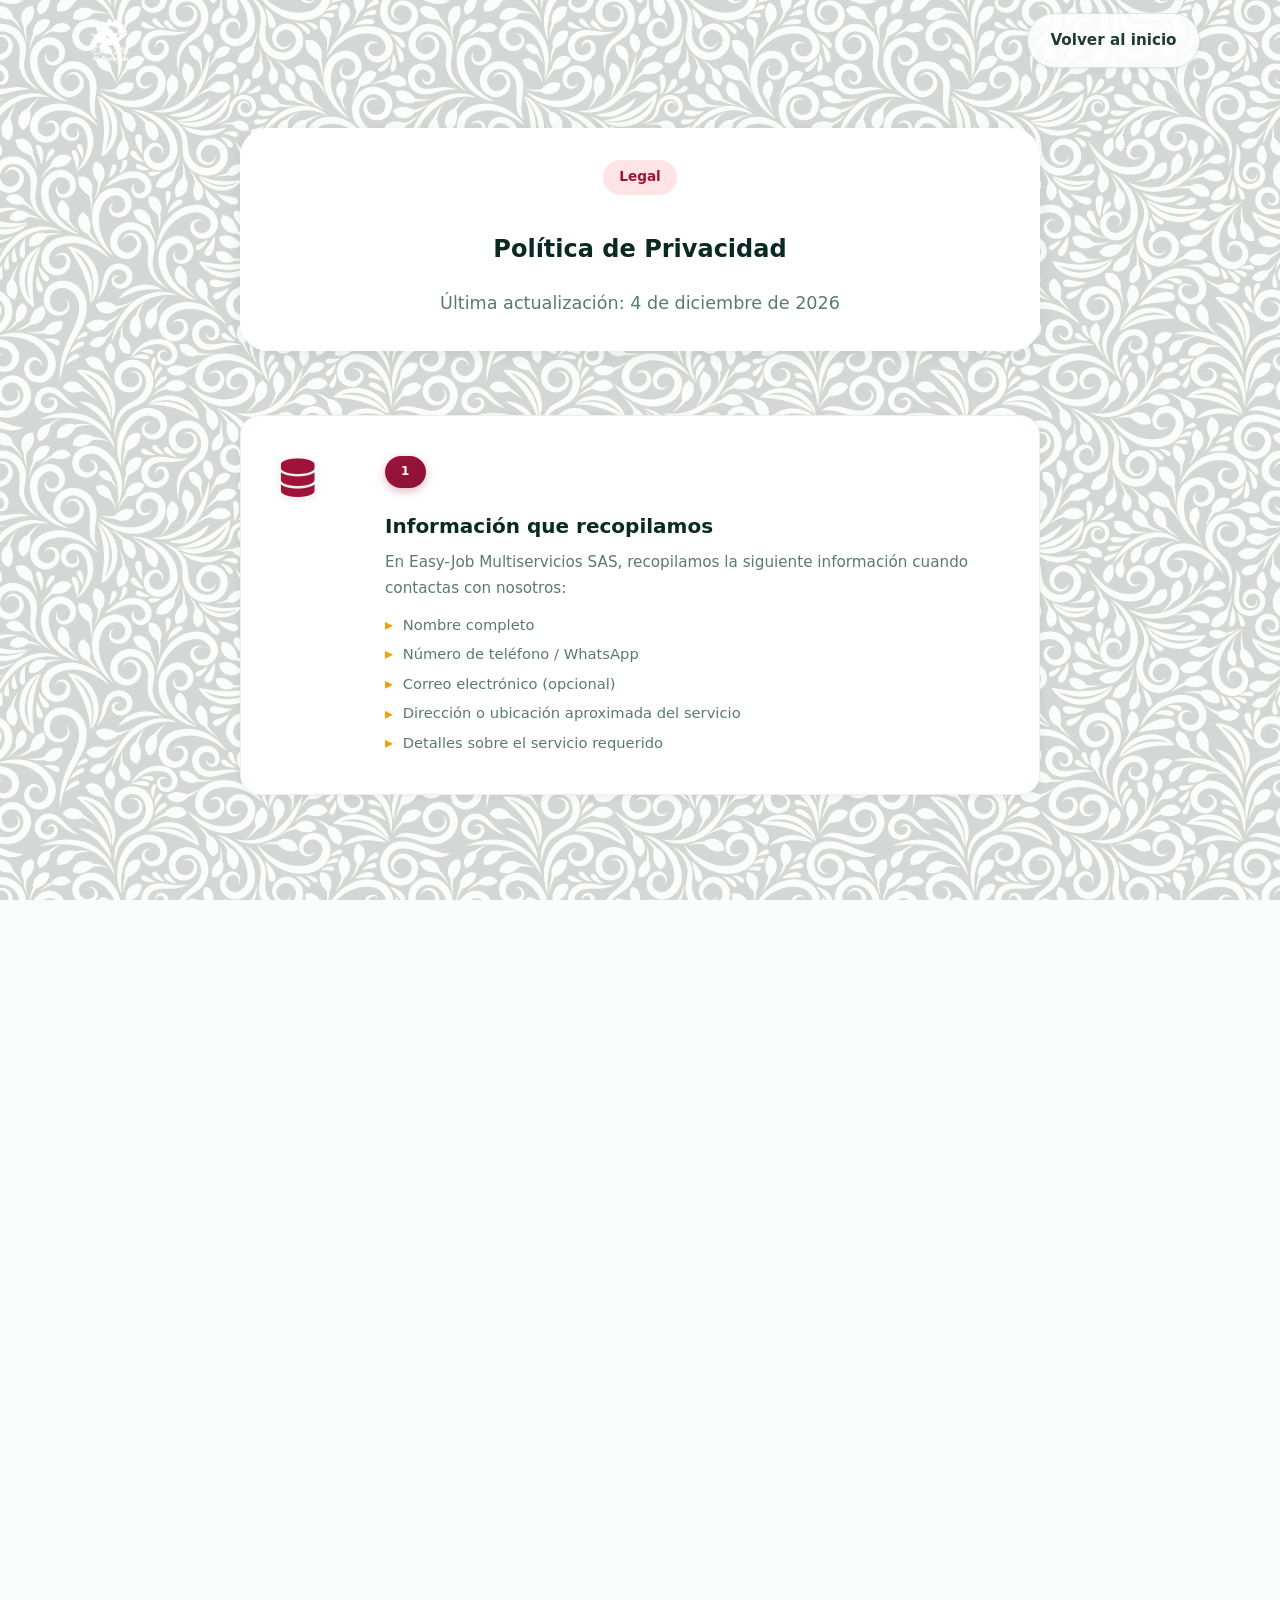
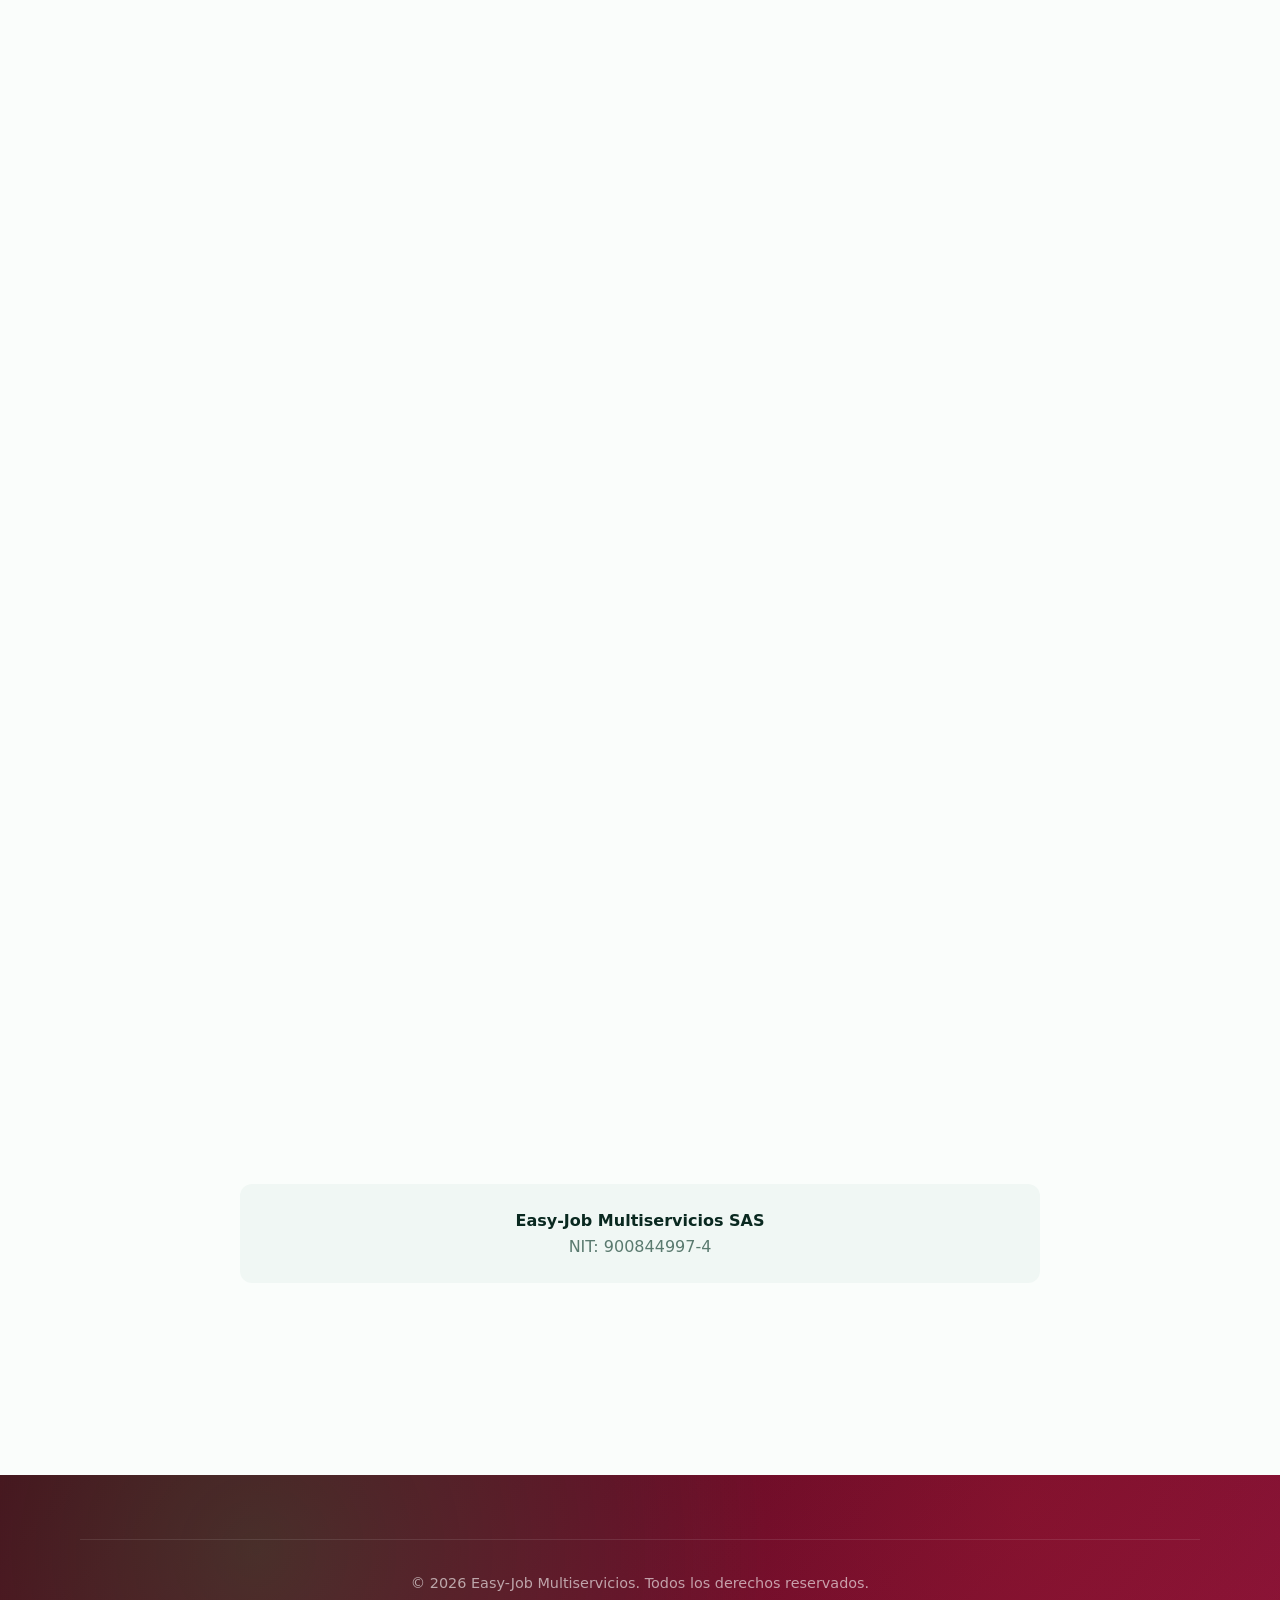
<file: privacidad.html>
<!DOCTYPE html>
<html lang="es-CO">
<head>
  <meta charset="utf-8" />
  <meta name="viewport" content="width=device-width, initial-scale=1" />
  <title>Política de Privacidad | Easy-Job Multiservicios</title>
  <meta name="description" content="Política de privacidad de Easy-Job Multiservicios. Conoce cómo tratamos tus datos personales." />
  <link rel="canonical" href="https://easyjobmultiservicios.com/privacidad.html" />
  <link rel="stylesheet" href="styles.css">
  <link rel="stylesheet" href="https://cdnjs.cloudflare.com/ajax/libs/font-awesome/6.5.1/css/all.min.css">
  <script src="script.js" defer></script>
</head>
<body class="theme-red">
  <header id="header">
    <div class="container nav">
      <a class="logo" href="index.html#inicio">
        <span class="logo-mark">
          <img src="assets/media/Logo Easy Job.png" alt="Easy-Job Multiservicios" style="height: 52px; width: auto;">
        </span>
      </a>
      <nav>
        <a href="./index.html" class="btn btn-outline">Volver al inicio</a>
      </nav>
    </div>
  </header>

  <main>
    <section class="section" style="padding-top: 8rem;">
      <div class="container" style="max-width: 800px;">
        <div class="section-header">
          <span class="section-tag">Legal</span>
          <h1>Política de Privacidad</h1>
          <p class="section-description">Última actualización: <span id="lastUpdate"></span></p>
        </div>

        <div class="grid grid-3">
          <article class="card service-card fade-in">
            <div class="service-badge">1</div>
            <div class="service-icon"><i class="fa-solid fa-database"></i></div>
            <h3>Información que recopilamos</h3>
            <p>En Easy-Job Multiservicios SAS, recopilamos la siguiente información cuando contactas con nosotros:</p>
            <ul class="service-sub-list">
              <li>Nombre completo</li>
              <li>Número de teléfono / WhatsApp</li>
              <li>Correo electrónico (opcional)</li>
              <li>Dirección o ubicación aproximada del servicio</li>
              <li>Detalles sobre el servicio requerido</li>
            </ul>
          </article>

          <article class="card service-card fade-in">
            <div class="service-badge">2</div>
            <div class="service-icon"><i class="fa-solid fa-bullseye"></i></div>
            <h3>Cómo usamos tu información</h3>
            <p>Utilizamos tus datos personales exclusivamente para:</p>
            <ul class="service-sub-list">
              <li>Responder a tus solicitudes de cotización</li>
              <li>Agendar visitas técnicas</li>
              <li>Coordinar la prestación de servicios</li>
              <li>Enviar recordatorios de mantenimiento (solo si nos autorizas)</li>
              <li>Contactarte sobre el servicio solicitado</li>
            </ul>
          </article>

          <article class="card service-card fade-in">
            <div class="service-badge">3</div>
            <div class="service-icon"><i class="fa-solid fa-shield-halved"></i></div>
            <h3>Protección de datos</h3>
            <p>Tus datos personales están protegidos mediante medidas técnicas y organizativas razonables. <strong>No vendemos ni cedemos tu información a terceros con fines comerciales o publicitarios.</strong> Sin embargo, para poder atenderte utilizamos herramientas operativas necesarias (como WhatsApp Business) que actúan como encargados del tratamiento — más detalles en la sección 6. También podremos divulgar tus datos cuando sea requerido por ley o autoridad competente.</p>
          </article>

          <article class="card service-card fade-in">
            <div class="service-badge">4</div>
            <div class="service-icon"><i class="fa-solid fa-scale-balanced"></i></div>
            <h3>Tus derechos</h3>
            <p>Tienes derecho a:</p>
            <ul class="service-sub-list">
              <li>Acceder a tus datos personales</li>
              <li>Solicitar la corrección de datos inexactos</li>
              <li>Solicitar la eliminación de tus datos</li>
              <li>Retirar tu consentimiento en cualquier momento</li>
            </ul>
          </article>

          <article class="card service-card fade-in">
            <div class="service-badge">5</div>
            <div class="service-icon"><i class="fa-solid fa-envelope"></i></div>
            <h3>Contacto</h3>
            <p>Si tienes preguntas sobre esta política de privacidad o deseas ejercer tus derechos, puedes contactarnos:</p>
            <ul class="service-sub-list">
              <li>Email: <a href="mailto:easy.jobmultiserviciossas@gmail.com" style="color: var(--brand);">easy.jobmultiserviciossas@gmail.com</a></li>
              <li>Teléfono: <a href="tel:+573202095621" style="color: var(--brand);">+57 320 209 5621</a></li>
              <li>Dirección: Cajicá, Colombia</li>
            </ul>
          </article>

          <article class="card service-card fade-in">
            <div class="service-badge">6</div>
            <div class="service-icon"><i class="fa-brands fa-whatsapp"></i></div>
            <h3>Uso de WhatsApp</h3>
            <p>Nuestro canal principal de contacto es WhatsApp Business, propiedad de <strong>Meta Platforms Inc.</strong> Al enviar tu información a través del formulario, esta se transmite a los servidores de WhatsApp/Meta, <strong>lo que implica una transferencia internacional de datos</strong> (servidores fuera de Colombia). Meta actúa como encargado del tratamiento y se rige por su propia política, disponible en <a href="https://whatsapp.com/legal" target="_blank" rel="noopener noreferrer" style="color: var(--brand);">whatsapp.com/legal</a>. Al contactarnos por este medio, aceptas dicha transferencia. Si prefieres no usar WhatsApp, puedes escribirnos al correo o llamarnos a los números indicados en la sección 5.</p>
          </article>
        </div>

        <div style="margin-top: 3rem; padding: 1.5rem; background: var(--bg-alt); border-radius: 12px; text-align: center;">
          <p style="margin: 0;"><strong>Easy-Job Multiservicios SAS</strong></p>
          <p style="margin: 0; color: var(--muted);">NIT: 900844997-4</p>
        </div>
      </div>
    </section>
  </main>

  <footer>
    <div class="container">
      <div class="footer-bottom">
        <p>&copy; <span id="year"></span> Easy-Job Multiservicios. Todos los derechos reservados.</p>
      </div>
    </div>
  </footer>

  <script>
    (function() {
      const yearEl = document.getElementById('year');
      if (yearEl) yearEl.textContent = new Date().getFullYear();

      const months = ['enero','febrero','marzo','abril','mayo','junio','julio','agosto','septiembre','octubre','noviembre','diciembre'];
      const lastUpdateEl = document.getElementById('lastUpdate');
      if (lastUpdateEl) {
        const d = new Date();
        lastUpdateEl.textContent = d.getDate() + ' de ' + months[d.getMonth()] + ' de ' + d.getFullYear();
      }
    })();
  </script>
</body>
</html>
</file>
<file: styles.css>
/*
  ============================================
  COLORES Y PERSONALIZACIÓN - EDITAR AQUÍ
  ============================================
*/
:root {
  /* Colores principales - Paleta Vibrante/Fresh */
  --brand: #16A34A;
  --brand-dark: #15803D;
  --brand-darker: #052d21;
  --brand-light: #86EFAC;
  --brand-soft: #DCFCE7;
  --brand-fresh: #BBF7D0;
  --brand-gradient: linear-gradient(135deg, #16A34A 0%, #15803D 100%);
  --brand-gradient-accent: linear-gradient(135deg, #16A34A 0%, #22C55E 50%, #15803D 100%);
  --brand-gradient-warm: linear-gradient(135deg, #BBF7D0 0%, #86EFAC 100%);

  /* Colores de acento - Rojo/Naranja vibrante */
  --accent: #DC2626;
  --accent-light: #EF4444;
  --accent-soft: #FEE2E2;
  --accent-gradient: linear-gradient(135deg, #DC2626 0%, #B91C1C 100%);

  /* Colores cálidos nuevos */
  --accent-warm: #F59E0B;
  --accent-coral: #F97316;
  --accent-soft-warm: #FEF3C7;

  /* Colores neutros - Mayor contraste */
  --ink: #0a2920;
  --ink-light: #1a4a3e;
  --muted: #5A7A6F;
  --muted-light: #8A9F97;
  --card: #FFFFFF;
  --bg: #FAFDFB;
  --bg-alt: #F0F7F4;
  --bg-gradient: linear-gradient(180deg, #FAFDFB 0%, #F0F7F4 100%);
  --border: #D4E4DD;
  --border-light: #E8F1ED;

  /* Efectos modernos */
  --ring: 0 0 0 3px rgba(22,163,74,0.15);
  --ring-accent: 0 0 0 3px rgba(220,38,38,0.2);
  --radius: 16px;
  --radius-lg: 20px;
  --radius-xl: 28px;
  --radius-sm: 10px;
  --radius-full: 9999px;

  /* Sombras con tinte de color */
  --shadow-xs: 0 1px 2px rgba(10,41,32,0.04);
  --shadow-sm: 0 2px 8px rgba(10,41,32,0.06);
  --shadow-md: 0 4px 16px rgba(10,41,32,0.08);
  --shadow-lg: 0 8px 32px rgba(10,41,32,0.10);
  --shadow-xl: 0 12px 48px rgba(10,41,32,0.12);
  --shadow-2xl: 0 20px 64px rgba(10,41,32,0.16);
  --shadow-colored: 0 8px 24px rgba(22,163,74,0.20);
  --shadow-accent: 0 8px 24px rgba(220,38,38,0.20);
  --shadow-glow: 0 0 40px rgba(22,163,74,0.3);

  /* Sistema de espaciado consistente */
  --spacing-xs: 0.5rem;
  --spacing-sm: 1rem;
  --spacing-md: 1.5rem;
  --spacing-lg: 2.5rem;
  --spacing-xl: 4rem;
  --spacing-2xl: 5rem;
  --spacing-3xl: 12rem;

  /* Transiciones suaves */
  --transition: all 0.3s cubic-bezier(0.4, 0, 0.2, 1);
  --transition-smooth: all 0.4s cubic-bezier(0.25, 0.46, 0.45, 0.94);
  --transition-slow: all 0.6s cubic-bezier(0.25, 0.46, 0.45, 0.94);
  --transition-bounce: all 0.5s cubic-bezier(0.68, -0.55, 0.265, 1.55);

  /* Tipografía - Poppins para headers */
  --font-sans: 'Inter', system-ui, -apple-system, Segoe UI, Roboto, sans-serif;
  --font-display: 'Poppins', system-ui, -apple-system, Segoe UI, Roboto, sans-serif;
  --font-cursive: 'Dancing Script', cursive;
}

/* ====== Reset & base ====== */
*, *::before, *::after { box-sizing: border-box; }
html { scroll-behavior: smooth; scroll-padding-top: 80px; overflow-x: hidden; }

@media (prefers-reduced-motion: reduce) {
  *, *::before, *::after {
    animation-duration: 0.01ms !important;
    animation-iteration-count: 1 !important;
    transition-duration: 0.01ms !important;
    scroll-behavior: auto !important;
  }
}

body {
  margin: 0;
  overflow-x: hidden;
  font-family: var(--font-sans);
  color: var(--ink);
  background: var(--bg);
  line-height: 1.6;
  -webkit-font-smoothing: antialiased;
  -moz-osx-font-smoothing: grayscale;
}

img { max-width: 100%; display: block; }
a { color: inherit; text-decoration: none; transition: var(--transition); }
ul { list-style: none; padding: 0; margin: 0; }

/* Patrón de fondo shameless */
body::before {
  content: '';
  position: fixed;
  top: 0; left: 0;
  width: 100%; height: 100%;
  background-image: url('assets/media/Seamless.jpg');
  background-repeat: repeat;
  background-size: 33.333% auto;
  filter: sepia(0.4) hue-rotate(-20deg) saturate(0.9);
  opacity: 0.15;
  pointer-events: none;
  z-index: -1;
}

.container { width: min(1120px, 92%); margin-inline: auto; }

.muted-text { color: var(--muted); font-size: 0.9rem; }
.text-center { text-align: center; }

/* ====== Botones ====== */
.btn {
  display: inline-flex;
  align-items: center;
  justify-content: center;
  gap: 0.5rem;
  padding: 0.9rem 1.4rem;
  border-radius: var(--radius-full);
  font-weight: 600;
  font-size: 0.95rem;
  box-shadow: var(--shadow-md);
  border: 1px solid transparent;
  cursor: pointer;
  transition: var(--transition);
  position: relative;
  overflow: hidden;
  will-change: transform;
}

.btn::before {
  content: '';
  position: absolute;
  top: 0; left: -100%;
  width: 100%; height: 100%;
  background: linear-gradient(90deg, transparent, rgba(255,255,255,0.3), transparent);
  transition: var(--transition-slow);
}

.btn:hover::before { left: 100%; }

.btn::after {
  content: '';
  position: absolute;
  inset: 0;
  border-radius: inherit;
  opacity: 0;
  transition: var(--transition);
  pointer-events: none;
}

.btn-primary {
  background: var(--brand-gradient);
  color: white;
  box-shadow: 0 4px 14px rgba(22,163,74,0.35);
}

.btn-primary:hover {
  transform: translateY(-3px) scale(1.03);
  box-shadow: 0 10px 30px rgba(22,163,74,0.45);
  filter: brightness(1.08);
}

.btn-primary:active {
  transform: translateY(-1px) scale(0.97);
}

.btn-outline {
  background: white;
  border-color: var(--border);
  color: var(--ink);
  box-shadow: var(--shadow-sm);
}

.btn-outline:hover {
  background: var(--brand);
  border-color: var(--brand);
  color: white;
  transform: translateY(-3px) scale(1.03);
  box-shadow: var(--shadow-lg), var(--shadow-colored);
  filter: brightness(1.08);
}

.btn-outline:active {
  transform: scale(0.97);
}

.btn-lg {
  padding: 1.1rem 1.8rem;
  font-size: 1.05rem;
  font-weight: 700;
}

.btn-block {
  width: 100%;
}

.btn-whatsapp {
  background: linear-gradient(135deg, #25D366 0%, #128C7E 100%);
  color: white;
  box-shadow: 0 4px 14px rgba(37,211,102,0.35);
  isolation: isolate;
}

.btn-whatsapp:hover {
  transform: translateY(-3px) scale(1.03);
  box-shadow: 0 8px 24px rgba(37,211,102,0.45);
  filter: brightness(1.1);
}

.btn-whatsapp:active {
  transform: translateY(-1px) scale(0.97);
}

/* ====== Header ====== */
header {
  position: fixed;
  top: 0;
  left: 0;
  right: 0;
  z-index: 50;
  background: transparent;
  border-bottom: 1px solid transparent;
  transition: var(--transition-smooth);
}

header.scrolled {
  background: rgba(255,255,255,0.7);
  backdrop-filter: saturate(180%) blur(24px);
  -webkit-backdrop-filter: saturate(180%) blur(24px);
  box-shadow: var(--shadow-md);
  border-bottom: 1px solid rgba(255,255,255,0.3);
}

.nav {
  display: flex;
  align-items: center;
  justify-content: space-between;
  padding: 0.8rem 0;
}

.logo {
  display: flex;
  align-items: center;
  gap: 0.6rem;
  font-weight: 800;
}

.logo-mark {
  display: flex;
  align-items: center;
}

/* Nav links — transparente (hero) */
nav a {
  font-weight: 600;
  color: white;
  opacity: 0.9;
  padding: 0.5rem 0.8rem;
  border-radius: 8px;
  transition: var(--transition);
}

nav a:not(.btn):hover {
  opacity: 1;
  background: rgba(255,255,255,0.15);
  color: white;
}

/* Nav links — scrolled (fondo blanco) */
header.scrolled nav a {
  color: var(--ink);
  opacity: 0.85;
}

header.scrolled nav a:not(.btn):hover {
  opacity: 1;
  background: var(--brand-soft);
  color: var(--brand);
}

header.scrolled nav a.btn-primary {
  color: white;
}

/* Asegurar que botones en nav mantengan sus estilos de centrado */
nav a.btn {
  display: inline-flex;
  justify-content: center;
  align-items: center;
  text-align: center;
}

.nav-links {
  display: flex;
  gap: 0.5rem;
  align-items: center;
}

/* Botón en el menú de navegación - forzar centrado */
.nav-links a.btn {
  justify-content: center;
  text-align: center;
}

.menu-toggle {
  display: none;
  color: white;
  background: rgba(255,255,255,0.15);
  border-color: rgba(255,255,255,0.35);
  backdrop-filter: blur(4px);
  -webkit-backdrop-filter: blur(4px);
  position: relative;
  overflow: hidden;
}

.menu-toggle::before {
  content: "";
  position: absolute;
  inset: 0;
  background: linear-gradient(
    105deg,
    transparent 35%,
    rgba(22, 163, 74, 0.55) 50%,
    transparent 65%
  );
  background-size: 250% 100%;
  background-position: 100% 0;
  opacity: 0;
  pointer-events: none;
  transition: opacity 0.3s ease;
}

body.on-hero .menu-toggle::before {
  opacity: 1;
  animation: menuShine 2.5s ease-in-out infinite;
}

@keyframes menuShine {
  0%, 100% { background-position: 100% 0; }
  50%      { background-position: -100% 0; }
}

.menu-toggle span {
  display: inline-block;
  transition: transform 0.3s cubic-bezier(0.4, 0, 0.2, 1);
  will-change: transform;
  position: relative;
  z-index: 1;
}

.menu-toggle[aria-expanded="true"] span {
  transform: rotate(90deg);
}

.menu-toggle:hover,
.menu-toggle:active {
  transform: none;
}

header.scrolled .menu-toggle {
  color: var(--ink);
  background: white;
  border-color: var(--border);
}

/* Logo may need brightness adjustment on dark bg */
header:not(.scrolled) .logo-mark img {
  filter: brightness(0) invert(1);
}

/* ====== Hero Section ====== */
/* (estilos del hero-full están definidos más abajo) */

/* ====== Secciones generales ====== */
.section {
  padding: var(--spacing-3xl) 0;
}

.section-header {
  text-align: center;
  max-width: none;
  width: 100%;
  margin-bottom: var(--spacing-xl);
  background: white;
  padding: 2rem;
  border-radius: var(--radius-xl);
  box-shadow: var(--shadow-md);
  position: relative;
  z-index: 1;
}

.section-tag {
  display: inline-block;
  font-size: 0.85rem;
  font-weight: 600;
  color: var(--brand);
  background: var(--brand-soft);
  padding: 0.4rem 1rem;
  border-radius: 999px;
  margin-bottom: 1rem;
}

.section-header h2 {
  font-size: clamp(2rem, 3vw + 0.5rem, 2.75rem);
  margin: 0 0 1rem;
  font-family: var(--font-display);
  font-weight: 800;
  background: var(--brand-gradient);
  -webkit-background-clip: text;
  -webkit-text-fill-color: transparent;
  background-clip: text;
}

.section-description {
  color: var(--muted);
  font-size: 1.1rem;
  margin: 0;
  line-height: 1.7;
}

/* ====== Servicios ====== */
.services-section {
  position: relative;
}

.grid {
  display: grid;
  gap: var(--spacing-lg);
  position: relative;
  z-index: 1;
}

.grid-3 {
  display: flex;
  flex-wrap: wrap;
  justify-content: center;
  gap: var(--spacing-lg);
}

.service-card {
  flex: 0 0 calc((100% - 2 * var(--spacing-lg)) / 3);
  min-width: 0;
}

.service-card {
  padding: var(--spacing-lg);
  display: flex;
  flex-direction: column;
  gap: 1rem;
  border: 1px solid var(--border-light);
  position: relative;
  overflow: hidden;
  transition: var(--transition-smooth);
  background: white;
  border-radius: var(--radius-lg);
  box-shadow: var(--shadow-sm);
  will-change: transform, box-shadow;
}

.service-card::before {
  content: '';
  position: absolute;
  top: 0; left: 0;
  width: 4px;
  height: 0;
  background: var(--brand-gradient);
  transition: var(--transition-slow);
  z-index: 1;
}

.service-card::after {
  content: '';
  position: absolute;
  inset: 0;
  background: linear-gradient(135deg, rgba(18,107,78,0.02) 0%, transparent 50%);
  opacity: 0;
  transition: var(--transition);
  pointer-events: none;
}

.service-card:hover::before { height: 100%; }
.service-card:hover {
  transform: translateY(-8px) scale(1.02);
  box-shadow: var(--shadow-xl), var(--shadow-colored);
}
.service-card:hover::after { opacity: 1; }

.service-card:hover .btn-outline {
  background: var(--brand);
  border-color: var(--brand);
  color: white;
  box-shadow: var(--shadow-md), var(--shadow-colored);
}

.service-badge {
  align-self: flex-start;
  font-size: 0.75rem;
  font-weight: 700;
  padding: 0.4rem 1rem;
  border-radius: var(--radius-full);
  background: var(--brand-gradient);
  color: white;
  box-shadow: 0 3px 10px rgba(22,163,74,0.3);
  letter-spacing: 0.3px;
}

.service-card-featured-2 {
  flex: 0 0 calc((200% - var(--spacing-lg)) / 3);
  border: 2px solid var(--accent-warm);
  box-shadow: var(--shadow-md), 0 8px 24px rgba(245,158,11,0.18);
  background: linear-gradient(180deg, var(--accent-soft-warm) 0%, white 35%);
}

.service-card-featured-2::before {
  background: linear-gradient(135deg, var(--accent-warm) 0%, var(--accent-coral) 100%);
  width: 5px;
}

.service-card-featured-2 .service-icon {
  font-size: 3.5rem;
  color: var(--accent-warm);
}

.service-card-featured-2 h3 {
  font-size: 1.5rem;
}

.service-badge-featured-2 {
  background: linear-gradient(135deg, var(--accent-warm) 0%, var(--accent-coral) 100%);
  box-shadow: 0 3px 10px rgba(245,158,11,0.35);
}

.service-sub-list {
  list-style: none;
  padding: 0;
  margin: 0.25rem 0 0;
  display: flex;
  flex-direction: column;
  gap: 0.45rem;
}

.service-sub-list li {
  display: flex;
  align-items: center;
  gap: 0.6rem;
  font-size: 0.92rem;
  color: var(--muted);
  line-height: 1.4;
}

.service-sub-list li::before {
  content: '▸';
  color: var(--accent-warm);
  font-weight: 700;
  font-size: 1rem;
  flex-shrink: 0;
}

.service-icon {
  font-size: 2.8rem;
  line-height: 1;
  margin-bottom: 0.5rem;
  color: var(--brand);
  filter: drop-shadow(0 2px 4px rgba(0,0,0,0.1));
  transform-origin: center center;
  transition: var(--transition);
}

.service-card:hover .service-icon {
  transform: scale(1.06);
}

.service-card h3 {
  margin: 0;
  font-size: 1.25rem;
  color: var(--ink);
  font-family: var(--font-display);
  font-weight: 700;
}

.service-card p {
  color: var(--muted);
  margin: 0;
  font-size: 0.95rem;
  line-height: 1.7;
  flex-grow: 1;
}

.section-cta {
  text-align: center;
  padding: var(--spacing-xl);
  border-radius: var(--radius-xl);
  margin-top: var(--spacing-xl);
  position: relative;
  overflow: hidden;
  border: 1px solid rgba(255,255,255,0.3);
  background: rgba(255,255,255,0.55);
  backdrop-filter: blur(16px);
  -webkit-backdrop-filter: blur(16px);
  box-shadow: var(--shadow-lg);
}

.section-cta::before {
  content: '';
  position: absolute;
  top: -50%; left: -50%;
  width: 200%; height: 200%;
  background: radial-gradient(circle, rgba(22,163,74,0.06) 0%, transparent 60%);
  animation: rotate-bg 20s linear infinite;
  pointer-events: none;
}

@keyframes rotate-bg {
  from { transform: rotate(0deg); }
  to { transform: rotate(360deg); }
}

.section-cta p {
  font-size: 1.15rem;
  color: var(--muted);
  margin: 0 0 1.2rem;
  position: relative;
  z-index: 1;
}

/* ====== Proceso ====== */
.process-section {
  position: relative;
}

.process-section .section-tag {
  color: var(--brand);
  background: var(--brand-soft);
}

.process-section .section-header h2 {
  background: var(--brand-gradient);
  -webkit-background-clip: text;
  -webkit-text-fill-color: transparent;
  background-clip: text;
}

.process-steps {
  display: grid;
  grid-template-columns: repeat(4, 1fr);
  gap: var(--spacing-lg);
  margin-top: var(--spacing-lg);
  position: relative;
  z-index: 1;
}

.process-step {
  text-align: center;
  padding: 2rem 1.5rem;
  position: relative;
  transition: var(--transition);
  background: white;
  border-radius: var(--radius-lg);
  box-shadow: var(--shadow-sm);
  border: 1px solid var(--border-light);
  display: flex;
  flex-direction: column;
  align-items: center;
}

.process-step:hover {
  transform: translateY(-8px) scale(1.02);
  box-shadow: var(--shadow-xl), var(--shadow-colored);
}

.process-step:hover .process-number {
  transform: scale(1.15) rotate(5deg);
  box-shadow: var(--shadow-lg), var(--shadow-colored);
}

.process-number {
  width: 70px;
  height: 70px;
  border-radius: 50%;
  background: linear-gradient(135deg, #22C55E 0%, #16A34A 50%, #15803D 100%);
  color: white;
  font-size: 1.8rem;
  font-weight: 800;
  display: flex;
  align-items: center;
  justify-content: center;
  margin: 0 auto 1.2rem;
  box-shadow: var(--shadow-md), 0 0 0 6px var(--brand-soft);
  transform-origin: center center;
  transition: var(--transition-smooth);
  position: relative;
  z-index: 1;
}

.process-number::before {
  content: '';
  position: absolute;
  inset: -5px;
  border-radius: inherit;
  background: linear-gradient(135deg, rgba(22,163,74,0.25) 0%, rgba(21,128,61,0.15) 100%);
  opacity: 0.4;
  z-index: -1;
  animation: pulse-ring 2s ease-out infinite;
}

@keyframes pulse-ring {
  0% { transform: scale(1); opacity: 0.4; }
  100% { transform: scale(1.3); opacity: 0; }
}

.process-step h3 {
  margin: 0 0 0.6rem;
  color: var(--brand);
  font-size: 1.15rem;
  font-weight: 700;
}

.process-step p {
  color: var(--muted);
  font-size: 0.95rem;
  margin: 0;
  line-height: 1.7;
}

/* ====== Antes y Después ====== */
/* ====== Galería filtrable ====== */
.gallery-section {
  position: relative;
}

.gallery-filter {
  display: flex;
  justify-content: center;
  gap: 0.7rem;
  margin-bottom: 2.5rem;
  flex-wrap: wrap;
  position: relative;
  z-index: 1;
}

.gallery-filter-btn {
  padding: 0.7rem 1.4rem;
  border-radius: var(--radius-full);
  border: 2px solid var(--border);
  background: white;
  color: var(--ink);
  font-weight: 600;
  font-size: 0.9rem;
  cursor: pointer;
  transition: var(--transition);
  box-shadow: var(--shadow-xs);
}

.gallery-filter-btn:hover {
  border-color: var(--accent);
  color: var(--accent);
  transform: translateY(-2px);
  box-shadow: var(--shadow-sm);
}

.gallery-filter-btn.active {
  background: var(--accent-gradient);
  color: white;
  border-color: transparent;
  box-shadow: 0 4px 14px rgba(220,38,38,0.3);
}

.gallery-carousel {
  display: flex;
  align-items: center;
  gap: 1rem;
  position: relative;
  z-index: 1;
  padding: 1.5rem;
  border-radius: var(--radius-xl);
  background: linear-gradient(135deg, rgba(220,38,38,0.06) 0%, rgba(255,255,255,0.3) 100%);
  backdrop-filter: blur(16px);
  -webkit-backdrop-filter: blur(16px);
  border: 1px solid rgba(220,38,38,0.12);
  box-shadow: 0 8px 32px rgba(220,38,38,0.06);
}

.gallery-track {
  display: grid;
  grid-auto-flow: column;
  grid-template-rows: repeat(2, 1fr);
  gap: 1.5rem;
  overflow-x: auto;
  scroll-snap-type: x proximity;
  padding: 1rem 0.5rem;
  scrollbar-width: none;
  grid-auto-columns: calc((100% - 3rem) / 3);
  scroll-behavior: smooth;
  -webkit-overflow-scrolling: touch;
}

.gallery-track::-webkit-scrollbar { display: none; }

.gallery-track .gallery-item {
  height: 280px;
  scroll-snap-align: start;
}

.gallery-item {
  position: relative;
  border-radius: var(--radius-lg);
  overflow: hidden;
  cursor: pointer;
  transition: var(--transition-smooth);
  box-shadow: var(--shadow-md);
}

.gallery-item img,
.gallery-item video {
  width: 100%;
  height: 100%;
  object-fit: cover;
  object-position: center top;
  transform-origin: center center;
  transition: var(--transition-slow);
  display: block;
}

.gallery-item:hover {
  transform: translateY(-8px) scale(1.02);
  box-shadow: var(--shadow-xl);
}

.gallery-item:hover img,
.gallery-item:hover video {
  transform: scale(1.12);
}

.gallery-overlay {
  position: absolute;
  inset: 0;
  background: linear-gradient(to top, rgba(0,0,0,0.85) 0%, rgba(0,0,0,0.4) 50%, transparent 100%);
  display: flex;
  flex-direction: column;
  justify-content: flex-end;
  padding: 1.5rem;
  opacity: 0;
  transition: var(--transition-smooth);
}

.gallery-item:hover .gallery-overlay {
  opacity: 1;
}

.gallery-overlay {
  transform: translateY(20px);
}

.gallery-item:hover .gallery-overlay {
  transform: translateY(0);
}

.gallery-category {
  font-size: 0.75rem;
  font-weight: 700;
  color: var(--accent-light);
  text-transform: uppercase;
  letter-spacing: 1px;
  margin-bottom: 0.3rem;
  display: inline-block;
  padding: 0.3rem 0.8rem;
  background: rgba(220,38,38,0.3);
  border-radius: var(--radius-full);
  backdrop-filter: blur(4px);
}

.gallery-overlay h4 {
  display: none;
  margin: 0;
  color: white;
  font-size: 1.15rem;
  font-weight: 700;
}

.gallery-item.hidden {
  display: none;
}

/* ====== Carousel hint (scroll indicator) ====== */
.carousel-hint {
  position: absolute;
  top: 50%;
  right: 0.5rem;
  transform: translateY(-50%);
  width: 44px;
  height: 44px;
  border-radius: 50%;
  background: white;
  box-shadow: var(--shadow-md);
  display: flex;
  align-items: center;
  justify-content: center;
  color: var(--brand);
  font-size: 1.1rem;
  z-index: 3;
  pointer-events: none;
  opacity: 0;
  animation: hint-bounce 1.8s ease-in-out infinite, hint-fade-in 0.6s ease 0.5s forwards;
  transition: opacity 0.4s ease;
}

.carousel-hint.hidden {
  opacity: 0 !important;
  animation: none;
}

@keyframes hint-bounce {
  0%, 100% { transform: translateY(-50%) translateX(0); }
  50% { transform: translateY(-50%) translateX(6px); }
}

@keyframes hint-fade-in {
  to { opacity: 0.85; }
}

.gallery-carousel, .testimonials-carousel {
  position: relative;
}

/* ====== Testimonios ====== */
.testimonials-section {
  position: relative;
}

.testimonial-card {
  background: var(--bg);
  padding: var(--spacing-lg);
  border-radius: var(--radius-lg);
  box-shadow: var(--shadow-md);
  display: flex;
  flex-direction: column;
  gap: 1.2rem;
  border: 1px solid var(--border-light);
  position: relative;
  overflow: hidden;
  transition: var(--transition-smooth);
  will-change: transform, box-shadow;
}

.testimonial-card::before {
  content: '';
  position: absolute;
  top: 0; left: 0;
  width: 4px;
  height: 0;
  background: var(--accent-gradient);
  border-radius: var(--radius-lg) 0 0 var(--radius-lg);
  z-index: 1;
  transition: var(--transition-slow);
}

.testimonial-card:hover::before {
  height: 100%;
}

.testimonial-card:hover {
  transform: translateY(-8px) scale(1.02);
  box-shadow: var(--shadow-xl), var(--shadow-accent);
}

.testimonial-rating {
  font-size: 1.3rem;
  letter-spacing: 0.1rem;
  display: flex;
  gap: 0.2rem;
  color: #DC2626;
}

.testimonial-card blockquote {
  margin: 0;
  padding: 0;
  border: none;
  font-style: italic;
  color: var(--muted);
  line-height: 1.8;
  position: relative;
  font-size: 0.98rem;
}

.testimonial-card blockquote::before {
  content: '"';
  position: absolute;
  top: -15px;
  left: -8px;
  font-size: 4rem;
  color: var(--accent-soft);
  font-family: Georgia, serif;
  line-height: 1;
  opacity: 0.5;
}

.testimonial-author {
  display: flex;
  align-items: center;
  gap: 1rem;
  padding-top: 1rem;
  border-top: 1px solid var(--border-light);
}

.author-avatar {
  width: 48px;
  height: 48px;
  display: flex;
  align-items: center;
  justify-content: center;
  color: var(--brand);
  font-size: 1.6rem;
  filter: drop-shadow(0 2px 4px rgba(0,0,0,0.1));
  flex-shrink: 0;
}

.author-info {
  display: flex;
  flex-direction: column;
}

.author-info strong {
  color: var(--ink);
  font-size: 1rem;
  font-weight: 700;
}

.testimonials-cta {
  display: flex;
  align-items: center;
  justify-content: space-between;
  gap: var(--spacing-lg);
  background: linear-gradient(135deg, rgba(22,163,74,0.65) 0%, rgba(21,128,61,0.65) 100%);
  backdrop-filter: blur(12px);
  -webkit-backdrop-filter: blur(12px);
  padding: var(--spacing-xl);
  border-radius: var(--radius-xl);
  margin-top: var(--spacing-xl);
  box-shadow: var(--shadow-lg);
  position: relative;
  overflow: hidden;
  border: 1px solid rgba(255,255,255,0.2);
}

.testimonials-cta::before {
  content: '';
  position: absolute;
  top: -50%; left: -50%;
  width: 200%; height: 200%;
  background: radial-gradient(circle, rgba(255,255,255,0.1) 0%, transparent 60%);
  animation: rotate-bg 30s linear infinite;
  pointer-events: none;
}

/* ====== Testimonios Carousel ====== */
.testimonials-carousel {
  position: relative;
  display: flex;
  align-items: center;
  gap: 1rem;
  margin-bottom: 3rem;
  padding: 1.5rem;
  border-radius: var(--radius-xl);
  background: rgba(255,255,255,0.25);
  backdrop-filter: blur(16px);
  -webkit-backdrop-filter: blur(16px);
  border: 1px solid rgba(255,255,255,0.4);
  box-shadow: 0 8px 32px rgba(0,0,0,0.06);
}

.testimonials-track {
  display: flex;
  gap: 1.8rem;
  overflow-x: auto;
  scroll-behavior: smooth;
  flex: 1;
  padding: 2.5rem 3rem;
  scrollbar-width: none;
  -ms-overflow-style: none;
  scroll-snap-type: x mandatory;
}

.testimonials-track::-webkit-scrollbar { display: none; }

.testimonials-track .testimonial-card {
  flex: 0 0 calc((100% - 3.6rem) / 3);
  scroll-snap-align: start;
}

.testimonials-cta-content {
  position: relative;
  z-index: 1;
}

.testimonials-cta-content h3 {
  margin: 0 0 0.5rem;
  color: white;
  font-size: 1.6rem;
  font-weight: 800;
}

.testimonials-cta-content p {
  margin: 0;
  color: rgba(255,255,255,0.9);
  font-size: 1.05rem;
}

/* ====== FAQ ====== */
.faq-section {
  position: relative;
}

.faq-container {
  max-width: 800px;
  margin: 0 auto;
  display: flex;
  flex-direction: column;
  gap: 1rem;
  position: relative;
  z-index: 1;
}

.faq-item {
  background: white;
  border-radius: var(--radius-lg);
  border: 2px solid var(--border-light);
  overflow: hidden;
  transition: var(--transition-smooth);
  box-shadow: var(--shadow-xs);
}

.faq-item:hover {
  border-color: var(--brand-light);
  box-shadow: var(--shadow-md);
}

.faq-item.active {
  border-color: var(--brand);
  box-shadow: var(--shadow-md), 0 0 0 4px var(--brand-soft);
}

.faq-question {
  width: 100%;
  padding: 1.5rem 1.8rem;
  background: none;
  border: none;
  text-align: left;
  font-size: 1.05rem;
  font-weight: 700;
  color: var(--ink);
  cursor: pointer;
  display: flex;
  justify-content: space-between;
  align-items: center;
  gap: 1rem;
  font-family: inherit;
  transition: var(--transition);
}

.faq-question:hover {
  background: var(--brand-soft);
}

.faq-icon {
  display: flex;
  align-items: center;
  justify-content: center;
  width: 32px;
  height: 32px;
  border-radius: 50%;
  background: var(--brand-soft);
  color: var(--brand);
  font-size: 1rem;
  transition: var(--transition-smooth);
  flex-shrink: 0;
}

.faq-item.active .faq-icon {
  transform: rotate(45deg);
  background: var(--brand-gradient);
  color: white;
}

.faq-answer {
  max-height: 0;
  overflow: hidden;
  transition: max-height 0.4s cubic-bezier(0.4, 0, 0.2, 1);
}

.faq-item.active .faq-answer {
  max-height: 400px;
}

.faq-answer p {
  padding: 0 1.8rem 1.5rem;
  color: var(--muted);
  line-height: 1.8;
  margin: 0;
  font-size: 0.98rem;
}

/* ====== Contacto ====== */
.contact-section {
  position: relative;
}

.contact-grid {
  display: grid;
  grid-template-columns: 1fr 1fr;
  gap: 4rem;
  align-items: stretch;
  position: relative;
  z-index: 1;
}

.contact-content {
  background: white;
  padding: var(--spacing-xl);
  border-radius: var(--radius-xl);
  box-shadow: var(--shadow-xl);
  border: 2px solid var(--border-light);
}

.contact-content .section-tag {
  text-align: left;
  color: var(--accent);
  background: var(--accent-soft);
}

.contact-content h2 {
  font-size: clamp(1.8rem, 3vw + 0.5rem, 2.5rem);
  margin: 0.5rem 0 1rem;
  background: var(--accent-gradient);
  -webkit-background-clip: text;
  -webkit-text-fill-color: transparent;
  background-clip: text;
}

.contact-direct {
  display: flex;
  flex-wrap: wrap;
  gap: 1rem;
  margin: 1.5rem 0;
}

.contact-info-block {
  display: flex;
  flex-direction: column;
  gap: 1.5rem;
  margin-top: 2.5rem;
}

.contact-info-item {
  display: flex;
  align-items: flex-start;
  gap: 1.2rem;
  padding: 1rem;
  border-radius: var(--radius);
  transition: var(--transition);
}

.contact-info-item:hover {
  background: var(--brand-soft);
}

.contact-info-icon {
  font-size: 1.8rem;
  flex-shrink: 0;
  display: flex;
  align-items: center;
  justify-content: center;
  width: 44px;
  height: 44px;
  background: var(--brand-gradient);
  border-radius: 50%;
  box-shadow: 0 4px 12px rgba(22,163,74,0.35);
}

.contact-info-icon i {
  color: white;
}

.contact-info-item strong {
  display: block;
  color: var(--ink);
  margin-bottom: 0.2rem;
  font-weight: 700;
}

.contact-info-item a {
  color: var(--brand);
  font-weight: 600;
  transition: var(--transition);
  overflow-wrap: break-word;
  word-break: break-word;
}

.contact-info-item a:hover {
  color: var(--brand-dark);
}

.contact-info-item span {
  color: var(--muted);
  font-size: 0.95rem;
}

/* Formulario */
.contact-form-wrapper {
  background: var(--bg);
  padding: var(--spacing-xl);
  border-radius: var(--radius-xl);
  box-shadow: var(--shadow-xl);
  border: 2px solid var(--border-light);
  transition: var(--transition);
}

.contact-form-wrapper:hover {
  border-color: var(--brand-light);
}

.contact-form {
  display: flex;
  flex-direction: column;
  gap: 1.2rem;
}

.form-group {
  display: flex;
  flex-direction: column;
  gap: 0.5rem;
}

.form-group label {
  font-weight: 700;
  font-size: 0.9rem;
  color: var(--ink);
  letter-spacing: 0.3px;
}

.form-group input,
.form-group select,
.form-group textarea {
  width: 100%;
  padding: 1.1rem 1.3rem;
  border-radius: var(--radius);
  border: 2px solid var(--border);
  background: white;
  font-family: inherit;
  font-size: 1rem;
  transition: var(--transition-smooth);
}

.form-group input:hover,
.form-group select:hover,
.form-group textarea:hover {
  border-color: var(--muted);
}

.form-group input:focus,
.form-group select:focus,
.form-group textarea:focus {
  outline: none;
  box-shadow: var(--ring);
  border-color: var(--brand);
}

.form-group input.valid,
.form-group select.valid,
.form-group textarea.valid {
  border-color: #16a34a;
  box-shadow: 0 0 0 3px rgba(22,163,74,0.15);
}

.form-group input.invalid,
.form-group select.invalid,
.form-group textarea.invalid {
  border-color: #dc2626;
  box-shadow: 0 0 0 3px rgba(220,38,38,0.15);
}

.field-error {
  color: #dc2626;
  font-size: 0.8rem;
  margin-top: 0.25rem;
  font-weight: 600;
}

.form-note {
  text-align: center;
  color: var(--muted);
  font-size: 0.85rem;
  margin: 0.8rem 0 0;
  display: flex;
  align-items: center;
  justify-content: center;
  gap: 0.4rem;
}

/* ====== Mapa ====== */
.contact-map {
  height: 380px;
  border-radius: var(--radius-xl);
  margin-top: 3rem;
  box-shadow: var(--shadow-xl);
  border: 2px solid var(--border-light);
  z-index: 1;
  position: relative;
  overflow: hidden;
}

.contact-map iframe {
  border-radius: inherit;
}

/* ====== Footer ====== */
footer {
  background: linear-gradient(135deg, var(--brand-darker) 0%, var(--brand-dark) 100%);
  color: white;
  padding: 4rem 0 2rem;
  position: relative;
  overflow: hidden;
}

footer::before {
  content: '';
  position: absolute;
  top: 0; left: 0;
  width: 100%; height: 100%;
  background: radial-gradient(circle at 20% 50%, rgba(22,163,74,0.25) 0%, transparent 50%),
              radial-gradient(circle at 80% 20%, rgba(220,38,38,0.12) 0%, transparent 40%);
  pointer-events: none;
}

.footer-content {
  display: grid;
  grid-template-columns: 1.2fr 2fr;
  gap: 4rem;
  margin-bottom: 3rem;
  position: relative;
  z-index: 1;
}

.footer-brand .logo {
  display: inline-flex;
  padding: 1.2rem 1.8rem;
  background: rgba(255,255,255,0.09);
  backdrop-filter: blur(12px);
  -webkit-backdrop-filter: blur(12px);
  border-radius: var(--radius-xl);
  box-shadow: 0 8px 32px rgba(0,0,0,0.2);
  margin-bottom: 1.2rem;
  transition: var(--transition);
}

.footer-brand .logo:hover {
  transform: scale(1.05);
  box-shadow: var(--shadow-lg);
}

.footer-logo-img {
  height: 7rem;
  width: auto;
  filter: brightness(0) invert(1) drop-shadow(0 4px 16px rgba(0,0,0,0.3));
}

.footer-description {
  color: rgba(255,255,255,0.8);
  margin: 0;
  line-height: 1.8;
  max-width: 300px;
}

.footer-links {
  display: grid;
  grid-template-columns: repeat(3, 1fr);
  gap: 2.5rem;
}

.footer-column h4 {
  color: white;
  font-size: 1rem;
  margin: 0 0 1.2rem;
  font-weight: 700;
  letter-spacing: 0.5px;
  text-transform: uppercase;
  font-size: 0.85rem;
  opacity: 0.9;
}

.footer-column ul {
  display: flex;
  flex-direction: column;
  gap: 0.8rem;
}

.footer-column a {
  color: rgba(255,255,255,0.75);
  font-size: 0.95rem;
  transition: var(--transition);
  position: relative;
  padding-left: 0;
}

.footer-column a::before {
  content: '';
  position: absolute;
  left: -12px;
  top: 50%;
  transform: translateY(-50%);
  width: 0;
  height: 2px;
  background: var(--brand-light);
  transition: var(--transition);
}

.footer-column a:hover {
  color: white;
  padding-left: 8px;
}

.footer-column a:hover::before {
  width: 6px;
}

.footer-column li:not(:has(a)) {
  color: rgba(255,255,255,0.75);
  font-size: 0.95rem;
}

.footer-bottom {
  padding-top: 2rem;
  border-top: 1px solid rgba(255,255,255,0.1);
  text-align: center;
  position: relative;
  z-index: 1;
}

.footer-bottom p {
  margin: 0;
  color: rgba(255,255,255,0.6);
  font-size: 0.9rem;
}

.footer-policy-link {
  color: rgba(255,255,255,0.7);
  text-decoration: none;
  display: inline-block;
  padding: 2px 6px;
  border-radius: 4px;
  transition: color 0.25s ease, background 0.25s ease;
}

.footer-policy-link:hover,
.footer-policy-link:focus {
  color: #fff;
  background: rgba(22, 163, 74, 0.18);
  outline: none;
}

.footer-policy-link.highlight {
  animation: policyLinkHighlight 1.6s cubic-bezier(0.4, 0, 0.2, 1);
}

@keyframes policyLinkHighlight {
  0% {
    color: rgba(255,255,255,0.7);
    background: transparent;
    text-shadow: none;
  }
  20% {
    color: #fff;
    background: rgba(22, 163, 74, 0.3);
    text-shadow: 0 0 8px rgba(22, 163, 74, 0.7);
  }
  100% {
    color: rgba(255,255,255,0.7);
    background: transparent;
    text-shadow: none;
  }
}

.designer-credit {
  text-align: center;
  padding: 0.9rem 0 1.3rem;
  background: #0d1410;
  color: rgba(255,255,255,0.45);
  font-size: 0.8rem;
  border-top: 1px solid rgba(255,255,255,0.05);
}

.designer-credit a {
  color: rgba(255,255,255,0.65);
  text-decoration: none;
  transition: color 0.2s ease;
  display: inline-flex;
  align-items: center;
  gap: 0.3em;
}

.designer-credit a i {
  font-size: 0.7em;
  opacity: 0.6;
  transition: opacity 0.2s ease;
}

.designer-credit a:hover i {
  opacity: 1;
}

.designer-credit a:hover,
.designer-credit a:focus {
  color: var(--brand, #16A34A);
  outline: none;
}

/* ====== WhatsApp Flotante ====== */
.whatsapp-float {
  position: fixed;
  bottom: 24px;
  right: 24px;
  width: 64px;
  height: 64px;
  background: linear-gradient(135deg, #25D366 0%, #128C7E 100%);
  border-radius: 50%;
  display: flex;
  align-items: center;
  justify-content: center;
  font-size: 2rem;
  color: white;
  box-shadow: 0 4px 20px rgba(37,211,102,0.4), 0 0 0 4px rgba(37,211,102,0.1);
  z-index: 100;
  transition: var(--transition-smooth);
  animation: whatsapp-float 3s ease-in-out infinite, whatsapp-pulse 2s ease-in-out infinite;
  cursor: pointer;
}

.whatsapp-float::before {
  content: '';
  position: absolute;
  inset: -4px;
  background: inherit;
  border-radius: inherit;
  opacity: 0.3;
  z-index: -1;
  animation: whatsapp-ripple 2s ease-out infinite;
}

@keyframes whatsapp-float {
  0%, 100% { transform: translateY(0); }
  50% { transform: translateY(-8px); }
}

@keyframes whatsapp-pulse {
  0%, 100% {
    box-shadow: 0 4px 20px rgba(37,211,102,0.4), 0 0 0 4px rgba(37,211,102,0.1);
  }
  50% {
    box-shadow: 0 8px 30px rgba(37,211,102,0.6), 0 0 0 8px rgba(37,211,102,0.05);
  }
}

@keyframes whatsapp-ripple {
  0% {
    transform: scale(1);
    opacity: 0.4;
  }
  100% {
    transform: scale(1.4);
    opacity: 0;
  }
}

.whatsapp-float:hover {
  transform: scale(1.15) translateY(-4px);
  box-shadow: 0 8px 30px rgba(37,211,102,0.6), 0 0 0 6px rgba(37,211,102,0.15);
}

.whatsapp-float:active {
  transform: scale(1.05);
}

/* Tooltip para el botón de WhatsApp */
.whatsapp-float::after {
  content: '¡Cotiza aquí!';
  position: absolute;
  right: 75px;
  background: var(--ink);
  color: white;
  padding: 0.5rem 0.8rem;
  border-radius: var(--radius);
  font-size: 0.85rem;
  font-weight: 600;
  white-space: nowrap;
  opacity: 0;
  transform: translateX(10px);
  transition: var(--transition);
  pointer-events: none;
  box-shadow: var(--shadow-lg);
}

.whatsapp-float:hover::after {
  opacity: 1;
  transform: translateX(0);
}

/* ====== Botón volver al inicio ====== */
.scroll-top-float {
  display: none;
  position: fixed;
  bottom: 96px;
  right: 24px;
  width: 48px;
  height: 48px;
  border-radius: 50%;
  align-items: center;
  justify-content: center;
  font-size: 1.2rem;
  color: white;
  box-shadow: 0 2px 12px rgba(0,0,0,0.2);
  z-index: 99;
  opacity: 0;
  transform: translateY(10px);
  transition: opacity 0.3s, transform 0.3s;
  pointer-events: none;
  text-decoration: none;
  background: var(--brand);
}

.scroll-top-float.visible {
  opacity: 1;
  transform: translateY(0);
  pointer-events: auto;
}

@media (max-width: 900px) {
  .scroll-top-float {
    display: flex;
    bottom: 96px;
    right: 16px;
    width: 44px;
    height: 44px;
    font-size: 1rem;
  }
}

/* ====== Animaciones ====== */
/* Fade in desde abajo */
.fade-in {
  opacity: 0;
  transform: translateY(40px);
  transition: opacity 0.7s cubic-bezier(0.4, 0, 0.2, 1), transform 0.7s cubic-bezier(0.4, 0, 0.2, 1);
}

.fade-in.visible {
  opacity: 1;
  transform: translateY(0);
}

/* Animación de entrada al cargar */
body:not(.loaded) .hero-content,
body:not(.loaded) .hero-image {
  opacity: 0;
  transform: translateY(30px);
}

body.loaded .hero-content,
body.loaded .hero-image {
  animation: hero-entry 0.8s cubic-bezier(0.4, 0, 0.2, 1) forwards;
}

body.loaded .hero-content { animation-delay: 0.2s; }
body.loaded .hero-image { animation-delay: 0.4s; }

@keyframes hero-entry {
  to {
    opacity: 1;
    transform: translateY(0);
  }
}

/* ====== Animaciones ====== */
/* Fade in desde abajo */
body.loaded .hero-logo-img {
  animation: logo-zoom-in 1.8s cubic-bezier(0.25, 0.1, 0.25, 1) forwards;
}

@keyframes logo-zoom-in {
  from { opacity: 0; transform: scale(1.8); }
  to   { opacity: 1; transform: scale(1); }
}

.logo-edge-trace {
  fill: none;
  stroke: rgba(255,255,255,0.55);
  stroke-width: 2.5;
  stroke-linecap: round;
  stroke-linejoin: round;
  stroke-dasharray: var(--path-len, 800);
  stroke-dashoffset: var(--path-len, 800);
}

body.loaded .logo-edge-trace {
  animation: edge-trace 0.8s ease-out 0.35s forwards;
}

@keyframes edge-trace {
  0%   { stroke-dashoffset: var(--path-len, 800); opacity: 1; }
  55%  { stroke-dashoffset: 0; opacity: 1; }
  70%  { stroke-dashoffset: 0; opacity: 1; }
  100% { stroke-dashoffset: 0; opacity: 0; }
}

.star-burst {
  opacity: 0;
  transform: scale(0);
  transform-origin: center;
  transform-box: fill-box;
}

body.loaded .star-burst {
  animation: star-burst 0.5s ease-out 1.1s forwards;
}

@keyframes star-burst {
  0%   { opacity: 0; transform: scale(0); }
  20%  { opacity: 1; transform: scale(1.5); }
  60%  { opacity: 0.6; transform: scale(1.8); }
  100% { opacity: 0; transform: scale(2); }
}

/* Animación de escalado suave para cards */
.service-card,
.testimonial-card,
.gallery-item {
  will-change: transform;
}

/* ====== Responsive ====== */
@media (max-width: 900px) {
  .grid-3 .service-card { flex: 0 0 calc((100% - var(--spacing-lg)) / 2); }
  .grid-3 .service-card-featured-2 { flex: 0 0 100%; }
  .process-steps { grid-template-columns: repeat(2, 1fr); }
  .testimonials-track { padding: 1.5rem; }
  .contact-grid { grid-template-columns: 1fr; gap: 2rem; }
  .contact-content, .contact-form-wrapper { padding: 2rem; }
  .contact-map { margin-top: 2rem; }
  .section-cta { padding: 1.5rem; }
  .footer-content { grid-template-columns: 1fr; }
  .footer-links { grid-template-columns: 1fr; }
  .testimonials-track .testimonial-card { flex: 0 0 calc((100% - 1.8rem) / 2); }
  .gallery-track { grid-auto-columns: calc((100% - 1.5rem) / 2); }
  .gallery-track .gallery-item { height: 240px; }
  .testimonials-cta { flex-direction: column; text-align: center; }
}

@media (max-width: 680px) {
  /* Header */
  .nav { padding: 0.6rem 0; }
  .nav-links {
    display: none;
    position: absolute;
    top: 100%;
    left: 0;
    right: 0;
    background: rgba(0,0,0,0.85);
    backdrop-filter: blur(12px);
    -webkit-backdrop-filter: blur(12px);
    padding: 1rem 1.5rem;
    border-bottom: 1px solid rgba(255,255,255,0.1);
    flex-direction: column;
    box-shadow: var(--shadow-md);
  }
  header.scrolled .nav-links {
    background: rgba(255,255,255,0.98);
    border-bottom-color: var(--border);
  }
  .nav-links.open { display: flex; }
  .nav-links a {
    padding: 0.9rem;
    border-bottom: 1px solid rgba(255,255,255,0.1);
    justify-content: center;
    text-align: center;
    color: white;
  }
  header.scrolled .nav-links a {
    border-bottom-color: #f0f0f0;
    color: var(--ink);
  }
  .nav-links a:last-child { border-bottom: none; }
  .nav-links a.btn {
    margin-top: 0.5rem;
  }
  .menu-toggle { display: inline-flex; }
  body { line-height: 1.8; }
  p { line-height: 1.8; }

  /* Secciones */
  .section { padding: 7rem 0; }
  .section-header { padding: 1.5rem; margin-bottom: 2rem; }
  .section-header h2 { font-size: 1.4rem; }
  .section-header .section-tag { font-size: 0.75rem; }
  .section-description { font-size: 0.9rem; line-height: 1.8; }
  .grid { gap: 1.5rem; }
  .grid-3 .service-card,
  .grid-3 .service-card-featured-2 { flex: 0 0 100%; }

  /* Servicios */
  .grid-3 > .service-card:nth-child(1) { order: 1; }
  .grid-3 > .service-card:nth-child(3) { order: 2; }
  .grid-3 > .service-card:nth-child(2) { order: 3; }
  .grid-3 > .service-card:nth-child(4) { order: 4; }
  .grid-3 > .service-card:nth-child(5) { order: 5; }
  .grid-3 > .service-card:nth-child(6) { order: 6; }
  .service-card { padding: 1.3rem; }
  .service-card p { line-height: 1.9; }
  .process-step p { line-height: 1.9; }
  .section-cta { padding: 2rem 1.5rem; }

  /* Proceso */
  .process-steps { grid-template-columns: 1fr; gap: 1.5rem; }

  /* Testimonios */
  .testimonials-carousel { padding: 1.5rem 0.8rem; }
  .testimonials-track { padding: 1.5rem 1rem; gap: 1.2rem; }
  .testimonials-track .testimonial-card { flex: 0 0 calc(100% - 2.5rem); }
  .testimonial-card { padding: 1.1rem 1.1rem 1rem; gap: 0.6rem; }
  .testimonial-card blockquote { line-height: 1.55; font-size: 0.9rem; }
  .testimonial-rating { font-size: 0.9rem; }
  .testimonial-author { padding-top: 0.7rem; }

  /* Galería */
  .gallery-carousel { padding: 1.5rem 0.8rem; }
  .gallery-track { grid-auto-columns: 100%; }
  .gallery-track .gallery-item { height: 220px; }

  /* Contacto */
  .contact-grid { gap: 2rem; }
  .contact-content { padding: 2rem; }
  .contact-content h2 { font-size: clamp(1.4rem, 4vw + 0.3rem, 1.8rem); }
  .contact-direct { flex-direction: column; }
  .contact-direct .btn { width: 100%; }
  .contact-form-wrapper { padding: 2rem; }
  .contact-info-block { gap: 1.5rem; margin-top: 2rem; }
  .contact-info-item { padding: 0.7rem; gap: 0.8rem; }
  .contact-info-icon { width: 36px; height: 36px; font-size: 1.3rem; }
  .contact-map { height: 250px; margin-top: 1.5rem; }

  /* Footer */
  .footer-content { gap: 2rem; }
  .footer-links { gap: 1.5rem; }
  footer { padding: 2rem 0 1rem; }

  /* WhatsApp float */
  .whatsapp-float {
    width: 56px;
    height: 56px;
    bottom: 16px;
    right: 16px;
    font-size: 1.8rem;
  }

  .whatsapp-float::after {
    display: none;
  }
}

/* Táctil */
@media (hover: none) and (pointer: coarse) {
  .btn { min-height: 48px; }
  .form-group input,
  .form-group select,
  .form-group textarea { font-size: 16px; }
}

/* ============================================
   HERO FULL (WEB 2 style)
   ============================================ */
.hero-full {
  position: relative;
  min-height: 100vh;
  display: flex;
  flex-wrap: wrap;
  align-items: center;
  justify-content: center;
  gap: 2rem;
  overflow-x: hidden;
  background: #000;
  padding: 2rem 1.5rem 3rem;
}

.hero-bg {
  position: absolute;
  inset: 0;
  background-size: cover;
  background-position: center 40%;
  z-index: 0;
}

.hero-inner {
  flex: 1;
  display: flex;
  align-items: center;
  justify-content: center;
  max-width: 650px;
  position: relative;
  z-index: 2;
}

.hero-cta-group {
  flex: 1 1 100%;
  justify-content: center;
  position: relative;
  z-index: 2;
}

.hero-images-card {
  flex-shrink: 0;
  width: 300px;
  max-width: 100%;
  height: 75vh;
  background: rgba(255,255,255,0.1);
  backdrop-filter: blur(12px);
  -webkit-backdrop-filter: blur(12px);
  border-radius: var(--radius-xl);
  border: 1px solid rgba(255,255,255,0.2);
  padding: 0.8rem;
  box-shadow: 0 8px 32px rgba(0,0,0,0.2);
  position: relative;
  z-index: 2;
}

.hero-images-card-inner {
  display: flex;
  flex-direction: column;
  gap: 0.6rem;
  height: 100%;
}

.hero-image-item {
  flex: 1;
  border-radius: var(--radius-lg);
  overflow: hidden;
  min-height: 0;
}

.hero-image-item img {
  width: 100%;
  height: 100%;
  object-fit: cover;
  display: block;
  border-radius: var(--radius-lg);
  transform-origin: center center;
  transition: transform 0.4s ease;
}

.hero-image-item:hover img {
  transform: scale(1.05);
}

.section {
  position: relative;
}



.hero-content-centered {
  position: relative;
  z-index: 2;
  text-align: center;
  padding: 5rem 1.5rem 0;
  max-width: 800px;
  margin: 0 auto;
}

.hero-inner .hero-content-centered {
  flex: 1;
  padding: 0;
  margin: 0;
  max-width: 650px;
}

.hero-logo-wrapper {
  display: inline-block;
  padding: 1.2rem 1.8rem;
  margin-bottom: 1rem;
}

.hero-logo-img {
  display: block;
  height: 23.625rem;
  width: auto;
  max-width: 100%;
  transform-origin: center center;
  transform-box: fill-box;
  filter: drop-shadow(0 4px 16px rgba(0,0,0,0.3));
}

.hero-description-card {
  display: inline-block;
  background: rgba(255,255,255,0.1);
  backdrop-filter: blur(12px);
  -webkit-backdrop-filter: blur(12px);
  border-radius: var(--radius-xl);
  border: 1px solid rgba(255,255,255,0.2);
  padding: 0.7rem 1.5rem;
  box-shadow: 0 8px 32px rgba(0,0,0,0.2);
  margin-bottom: 2rem;
}

.hero-subtitle {
  font-family: var(--font-display);
  font-size: clamp(1.3rem, 3vw + 0.3rem, 2rem);
  color: var(--brand);
  font-weight: 700;
  margin: 0;
  letter-spacing: -0.01em;
  line-height: 1;
}

.hero-full .hero-description {
  color: var(--brand);
  font-family: var(--font-display);
  font-size: clamp(0.95rem, 1.5vw + 0.2rem, 1.15rem);
  font-weight: 500;
  margin: 0;
  line-height: 1.6;
  text-shadow: 0 2px 8px rgba(0,0,0,0.4);
}

.hero-cta-group {
  display: flex;
  flex-wrap: wrap;
  gap: 1rem;
  justify-content: center;
}

.hero-cta-group .btn {
  font-size: 1.05rem;
  padding: 1.1rem 2rem;
}

.btn-outline-light {
  background: rgba(255,255,255,0.2);
  backdrop-filter: blur(12px);
  -webkit-backdrop-filter: blur(12px);
  border: 1px solid rgba(255,255,255,0.25);
  color: white;
  box-shadow: 0 8px 32px rgba(0,0,0,0.2);
}

.btn-outline-light:hover {
  background: rgba(255,255,255,0.25);
  border-color: rgba(255,255,255,0.6);
  transform: translateY(-3px) scale(1.03);
  box-shadow: 0 8px 24px rgba(0,0,0,0.25);
}

.hero-scroll-indicator {
  position: absolute;
  bottom: 2rem;
  left: 50%;
  transform: translateX(-50%);
  z-index: 2;
  animation: hero-bounce 2s ease-in-out infinite;
  color: rgba(255,255,255,0.5);
  font-size: 1.5rem;
}

@keyframes hero-bounce {
  0%, 100% { transform: translateX(-50%) translateY(0); }
  50% { transform: translateX(-50%) translateY(10px); }
}

/* Fade-in-up animation for hero */
.fade-in-up {
  opacity: 0;
  transform: translateY(30px);
  animation: fadeInUp 0.8s cubic-bezier(0.4, 0, 0.2, 1) forwards;
}

.delay-2 { animation-delay: 0.2s; }
.delay-3 { animation-delay: 0.3s; }
.delay-4 { animation-delay: 0.4s; }

@keyframes fadeInUp {
  to {
    opacity: 1;
    transform: translateY(0);
  }
}

/* Responsive: Hero full */
@media (max-width: 900px) {
  .hero-full {
    flex-direction: column;
    gap: 2rem;
    padding: 2rem 1.5rem 0;
  }
  .hero-inner {
    flex: 0 1 auto;
    max-width: 100%;
  }
  .hero-content-centered {
    padding: 0;
    margin: 0;
  }
  .hero-images-card {
    width: 100%;
    max-width: 400px;
    height: auto;
    min-height: 200px;
    margin-left: auto;
    margin-right: auto;
    border-radius: var(--radius-xl);
    border: 1px solid rgba(255,255,255,0.2);
    border-left: 1px solid rgba(255,255,255,0.2);
    padding: 0.8rem;
  }
  .hero-images-card-inner {
    flex-direction: row;
  }
  .hero-image-item {
    flex: 1;
  }
  .hero-image-item img {
    height: 100%;
  }
}

/* Tablet: hero images row but smaller */
@media (min-width: 681px) and (max-width: 900px) {
  .hero-images-card {
    height: 50vh;
    min-height: 280px;
  }
  .hero-image-item img {
    height: 100%;
  }
}

@media (max-width: 680px) {
  .hero-full {
    flex-direction: column;
    gap: 0;
    padding: 0 0.75rem 2rem;
    align-items: stretch;
  }

  .hero-inner {
    flex: 1 0 auto;
    min-height: 100vh;
    display: flex;
    align-items: center;
    justify-content: center;
    max-width: 100%;
    padding: 5rem 0 2rem;
  }

  .hero-content-centered {
    width: 100%;
  }

  .hero-logo-img {
    height: 15.1875rem;
  }

  .hero-logo-wrapper {
    padding: 0.8rem 1.2rem;
    margin-bottom: 1.25rem;
  }

  .hero-description-card {
    margin-bottom: 2rem;
  }

  .hero-cta-group {
    margin-top: 0.5rem;
  }
  .hero-images-card {
    width: 100%;
    max-width: 100%;
    height: auto;
    min-height: auto;
  }
  .hero-images-card-inner {
    flex-direction: column;
  }
  .hero-image-item {
    flex: none;
  }
  .hero-image-item img {
    height: 160px;
  }
  .hero-description-card {
    display: block;
    width: 100%;
    padding: 0.6rem 1rem;
    margin-bottom: 1.5rem;
  }

  .hero-cta-group {
    flex-direction: column;
    align-items: center;
  }

  .hero-cta-group .btn {
    width: 100%;
    max-width: 320px;
  }
}

/* Desktop: imágenes a la izquierda (overlay), contenido centrado */
@media (min-width: 901px) {
  .gallery-carousel .carousel-hint {
    display: none;
  }

  .hero-full {
    padding: 0 2rem;
    justify-content: center;
    align-items: center;
  }

  .hero-images-card {
    position: absolute;
    left: 0;
    top: 5rem;
    width: clamp(260px, 24vw, 360px);
    height: 75vh;
    margin: 0;
    order: 0;
    border-radius: 0 var(--radius-xl) var(--radius-xl) 0;
  }

  .hero-inner {
    flex: 0 1 auto;
    max-width: 680px;
    margin: 0 auto;
    padding: 0 2rem;
    text-align: center;
  }

  .hero-inner .hero-content-centered {
    max-width: 620px;
    margin: 0 auto;
  }

  .hero-cta-group {
    flex: 1 1 100%;
    justify-content: center;
    padding-bottom: 3rem;
    margin-top: 0.5rem;
  }
}

/* Móviles muy pequeños */
@media (max-width: 400px) {
  .hero-full { padding: 0 0.5rem 1.5rem; }
  .hero-inner { padding: 4.5rem 0 1.5rem; }
  .hero-logo-img { height: 11.8125rem; }
  .hero-logo-wrapper { padding: 0.6rem 1rem; margin-bottom: 0.75rem; }
  .hero-subtitle { font-size: clamp(1rem, 4vw + 0.2rem, 1.3rem); }
  .hero-images-card { padding: 0.5rem; }
  .hero-image-item img { height: 120px; }
  .hero-description-card { padding: 0.5rem 0.8rem; }
  .hero-description-card .hero-description { font-size: 0.85rem; }
  .hero-cta-group .btn { font-size: 0.9rem; padding: 0.8rem 1.2rem; }
  .hero-scroll-indicator { font-size: 1.2rem; bottom: 1rem; }

  .container { padding: 0 0.75rem; }
  .section { padding: 2.5rem 0; }
  .section-header { padding: 1rem 1.2rem; margin-bottom: 1.5rem; }
  .section-header h2 { font-size: 1.2rem; }
  .process-step { padding: 1.2rem 1rem; }
  .process-number { width: 56px; height: 56px; font-size: 1.4rem; }
  .service-card { padding: 1rem; }
  .testimonial-card { padding: 1rem; }
  .testimonial-card blockquote { font-size: 0.85rem; line-height: 1.5; }
  .gallery-carousel { padding: 1rem 0.5rem; }
  .gallery-track { grid-auto-columns: 100%; }
  .gallery-track .gallery-item { height: 200px; }
  .testimonials-carousel { padding: 1rem 0.5rem; }
  .testimonials-track { padding: 1rem 0.5rem; }
  .testimonials-track .testimonial-card { flex: 0 0 calc(100% - 2rem); }
  .contact-form-wrapper { padding: 1rem; }
  .contact-content { padding: 1.2rem; }
  .contact-content h2 { font-size: 1.1rem; }
  .contact-info-block { gap: 1rem; margin-top: 1.5rem; }
  .contact-info-item { padding: 0.5rem; gap: 0.6rem; }
  .contact-info-icon { width: 32px; height: 32px; font-size: 1.1rem; }
  .contact-map { height: 200px; margin-top: 1rem; }
  footer { padding: 1.5rem 0 1rem; }
}

/* ============================================
   TEMA BURGUNDY/WINE - Solo /privacidad.html
   Actívalo con <body class="theme-red">
   ============================================ */
.theme-red {
  --brand: #9F1239;
  --brand-dark: #881337;
  --brand-darker: #4C0519;
  --brand-light: #FDA4AF;
  --brand-soft: #FFE4E6;
  --brand-fresh: #FECDD3;
  --brand-gradient: linear-gradient(135deg, #9F1239 0%, #881337 100%);
  --brand-gradient-accent: linear-gradient(135deg, #9F1239 0%, #BE123C 50%, #881337 100%);
  --brand-gradient-warm: linear-gradient(135deg, #FECDD3 0%, #FDA4AF 100%);
  --shadow-colored: 0 8px 24px rgba(159,18,57,0.20);
}

.theme-red .service-badge {
  box-shadow: 0 3px 10px rgba(159,18,57,0.3);
}

/* Fix: que el email largo no rompa el layout en móvil */
.theme-red .service-sub-list a {
  overflow-wrap: anywhere;
  word-break: break-word;
}

/* Layout horizontal de tarjetas en desktop (>= 768px) */
@media (min-width: 768px) {
  /* 1 sola columna: cada tarjeta ocupa todo el ancho del container */
  .theme-red .grid-3 .service-card,
  .theme-red .grid-3 .service-card-featured-2 {
    flex: 0 0 100%;
  }

  /* Tarjeta horizontal: icono a la izquierda, contenido apilado a la derecha */
  .theme-red .service-card {
    display: grid;
    grid-template-columns: 80px 1fr;
    column-gap: 1.5rem;
    row-gap: 0.5rem;
    align-items: start;
  }

  /* El icono ocupa la primera columna, se extiende a lo alto y se centra verticalmente */
  .theme-red .service-card .service-icon {
    grid-column: 1;
    grid-row: 1 / -1;
    align-self: center;
    font-size: 2.4rem;
    margin: 0;
    line-height: 1.2;
  }

  /* Badge, título, párrafo y lista se apilan en la segunda columna */
  .theme-red .service-card .service-badge {
    grid-column: 2;
    grid-row: 1;
    justify-self: start;
    align-self: start;
  }

  .theme-red .service-card h3 {
    grid-column: 2;
    grid-row: 2;
    margin: 0;
  }

  .theme-red .service-card > p {
    grid-column: 2;
    grid-row: 3;
    margin: 0;
  }

  .theme-red .service-card ul.service-sub-list {
    grid-column: 2;
    grid-row: 4;
  }
}
</file>
